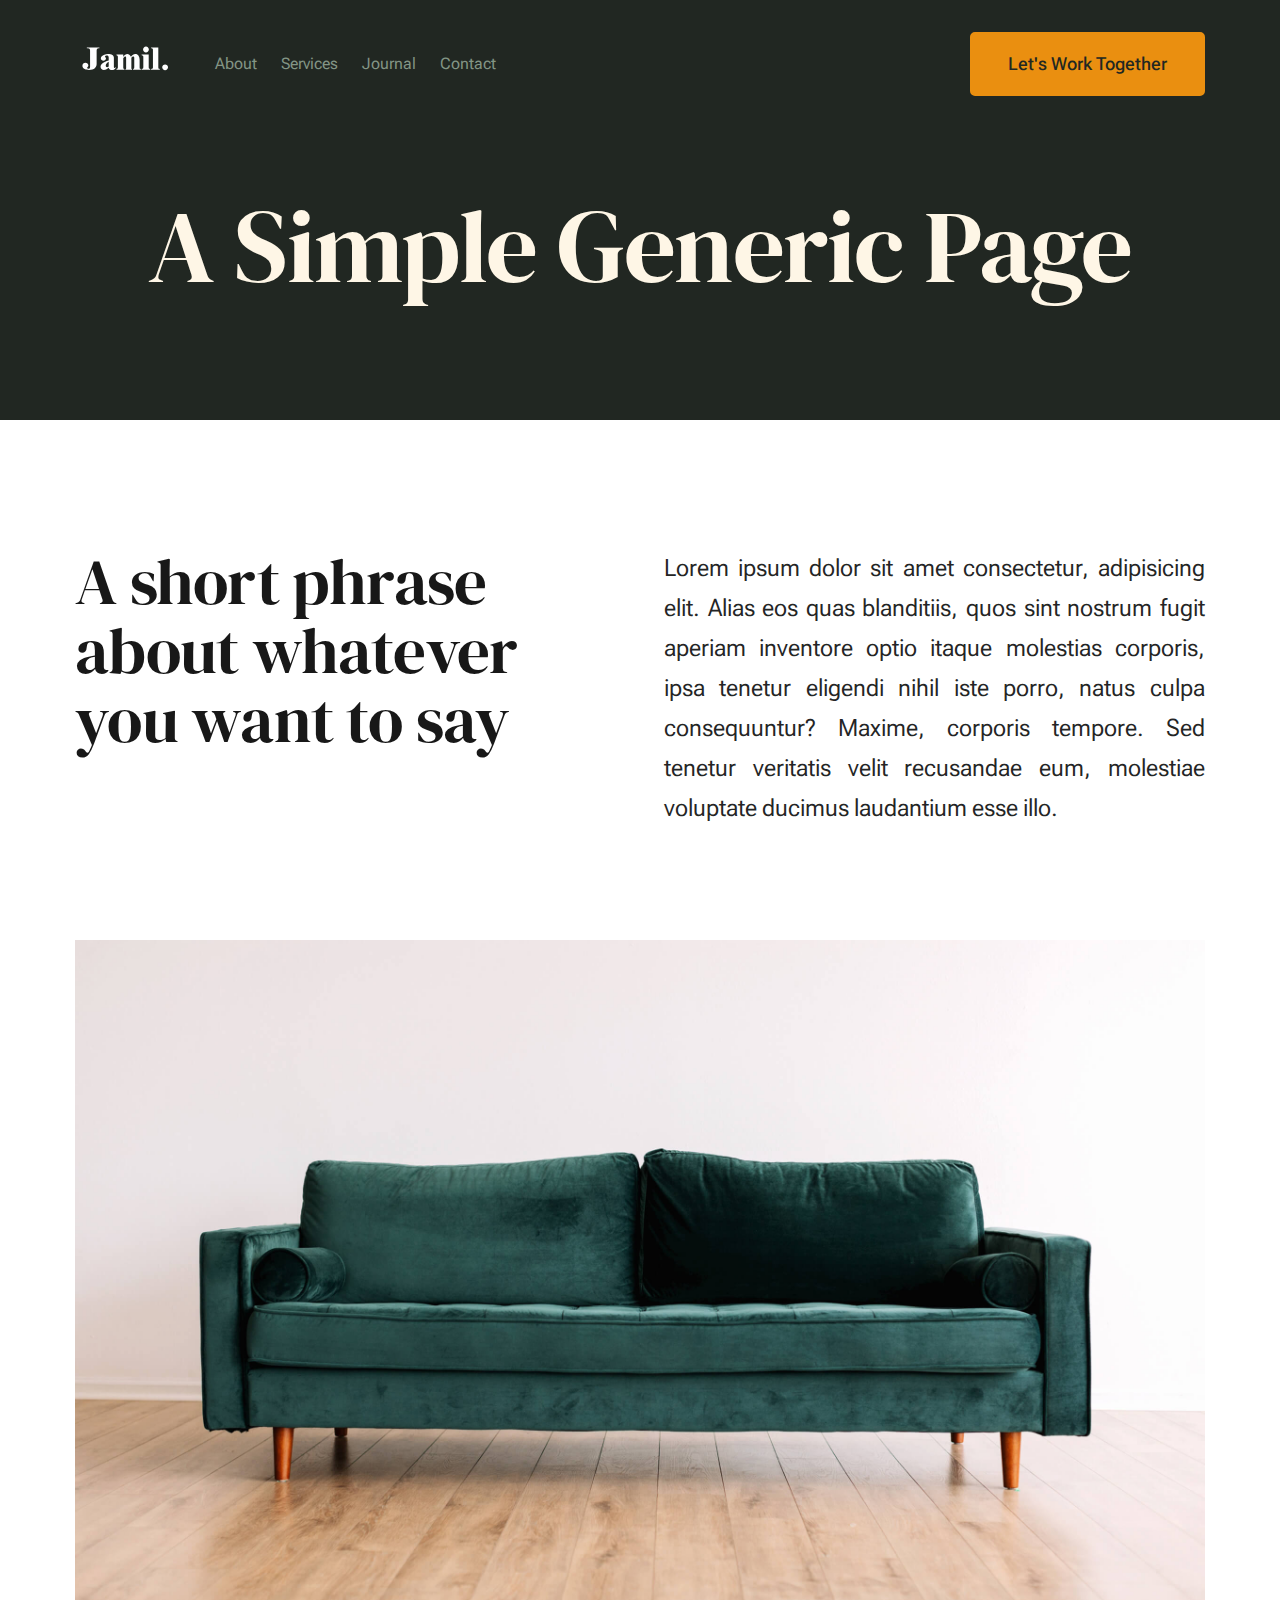
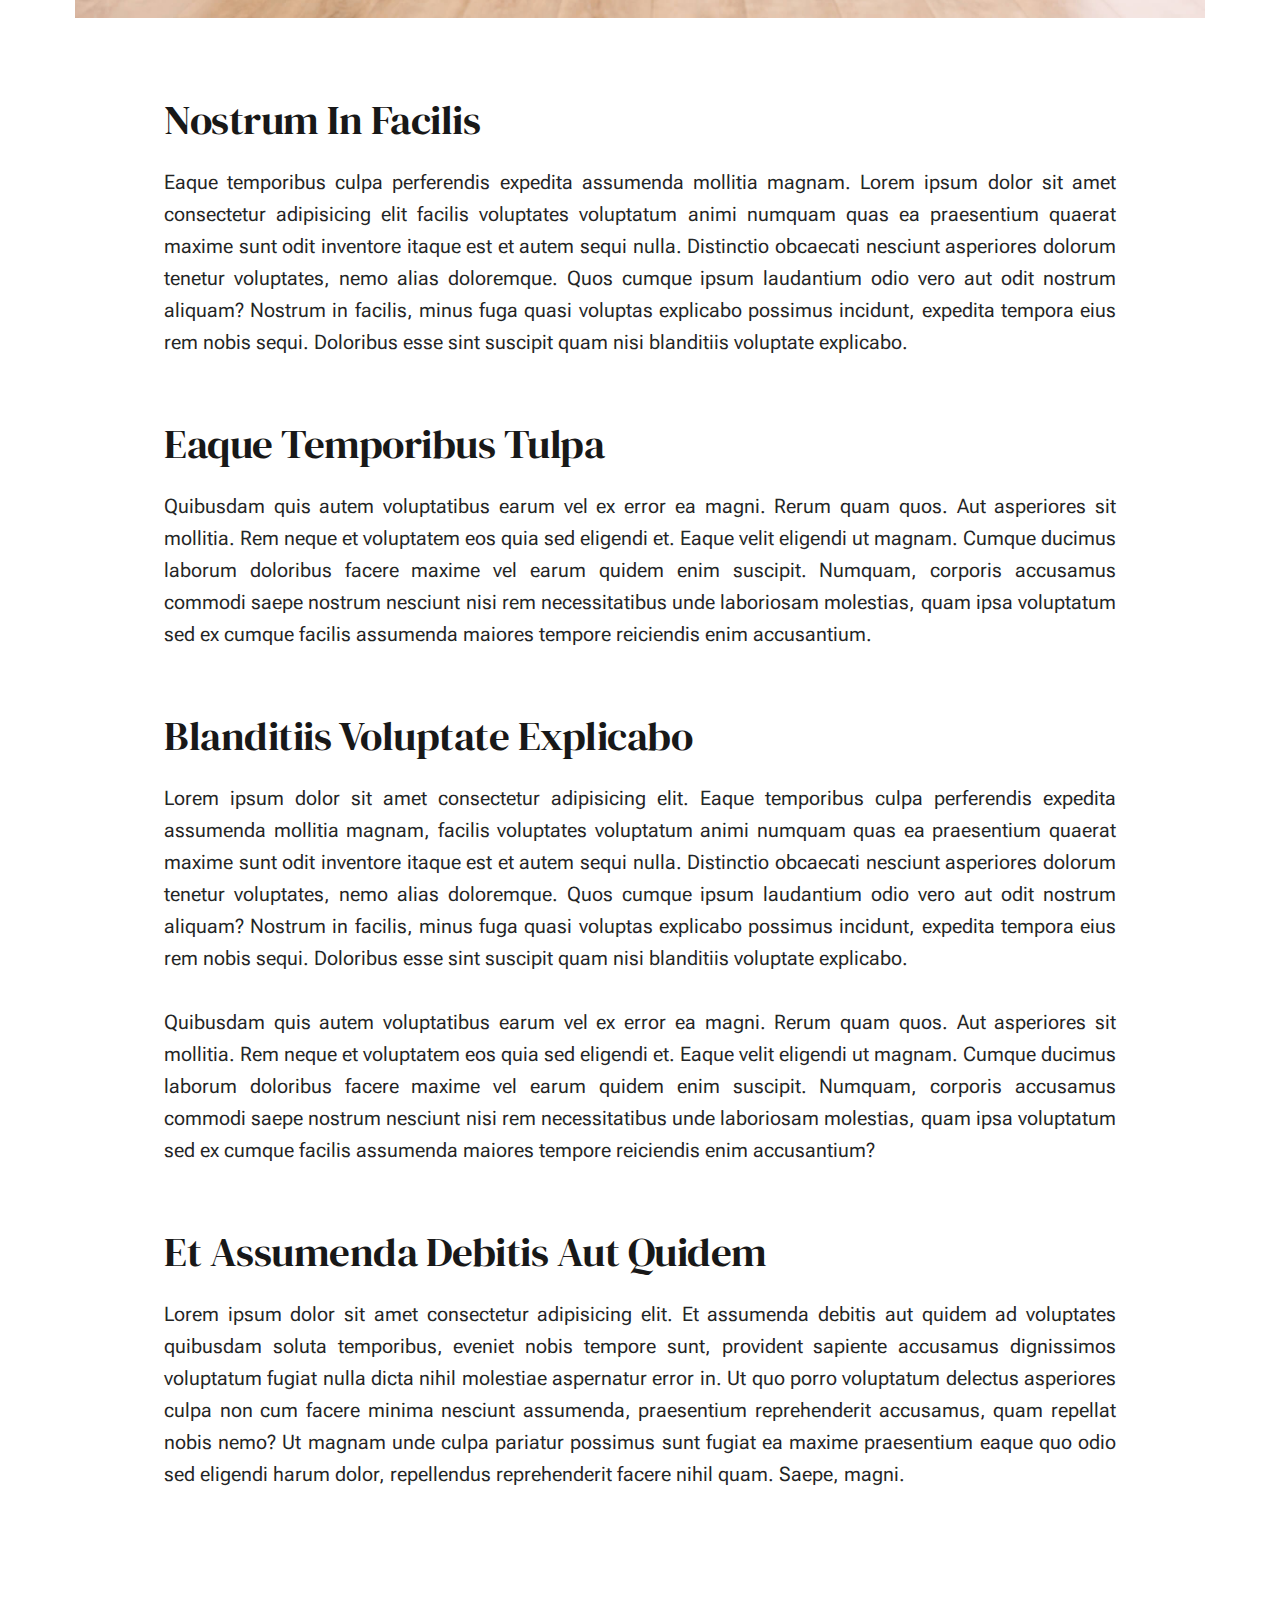
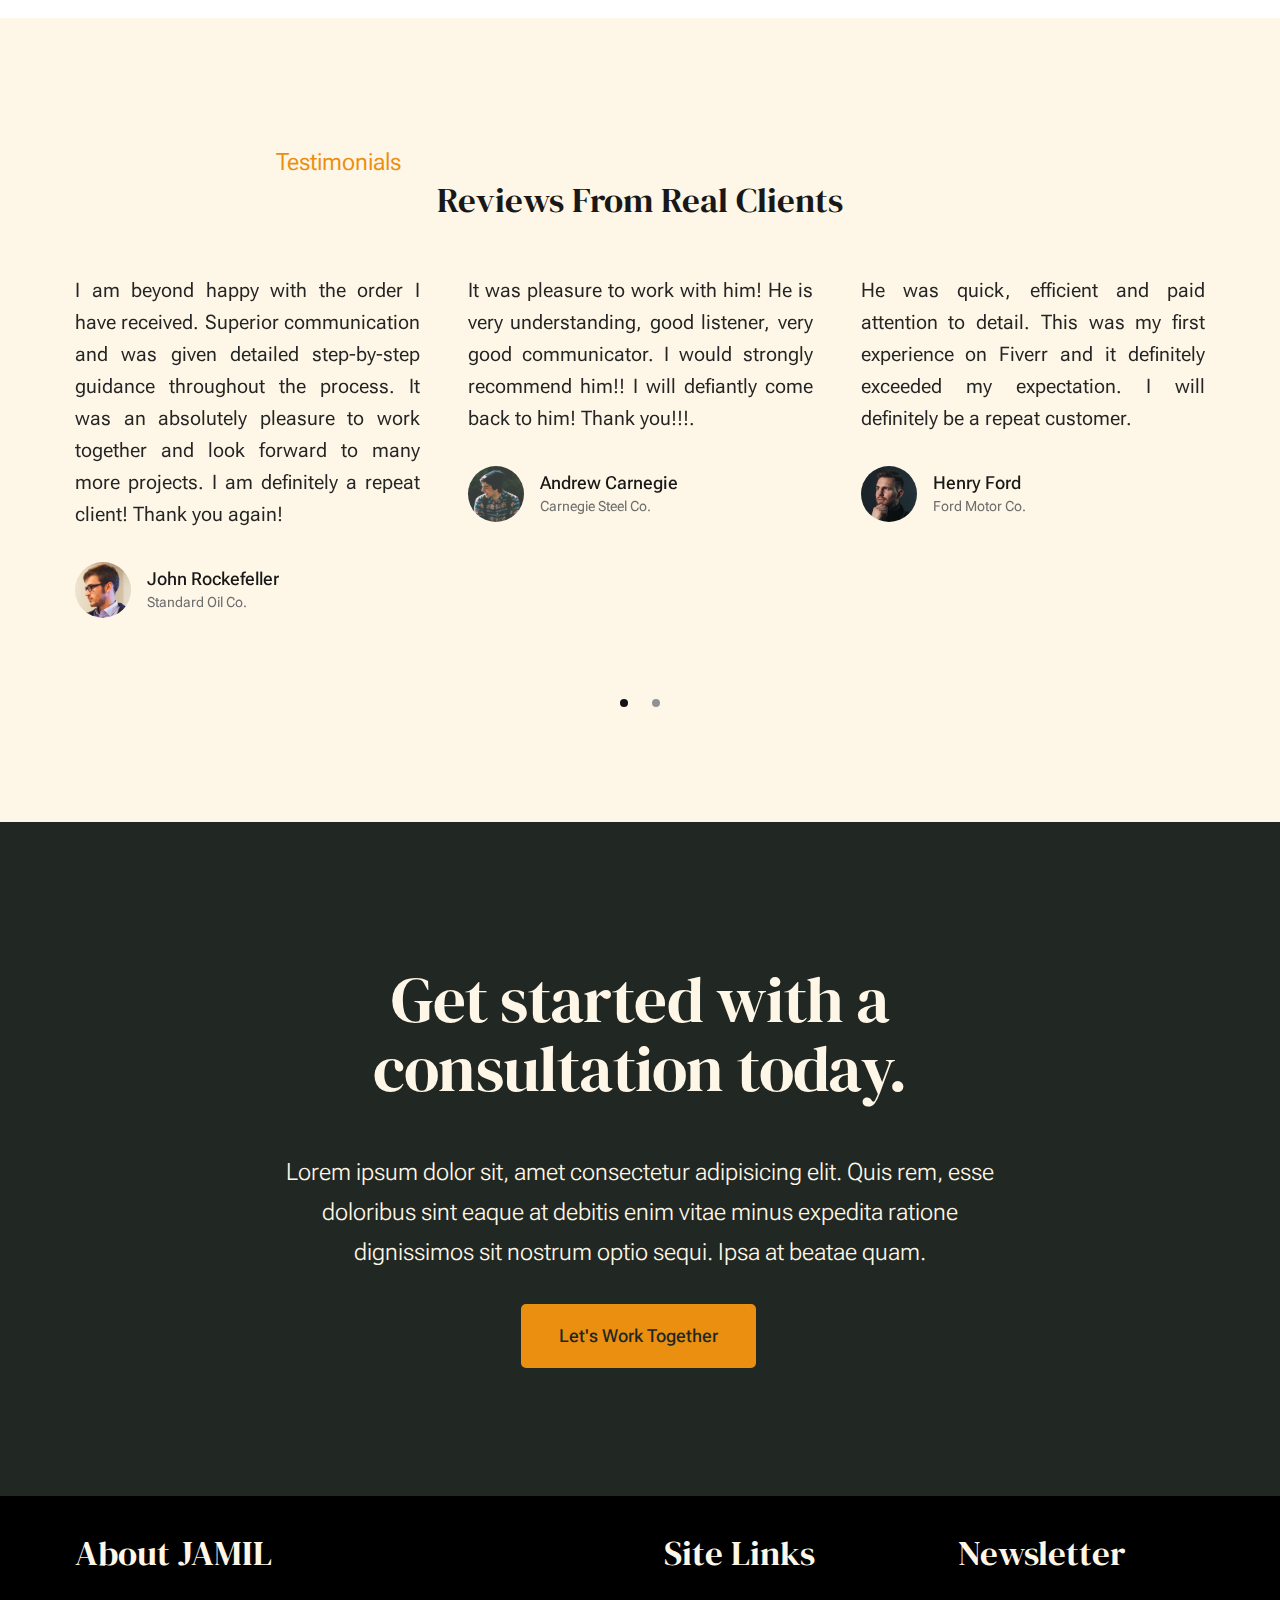
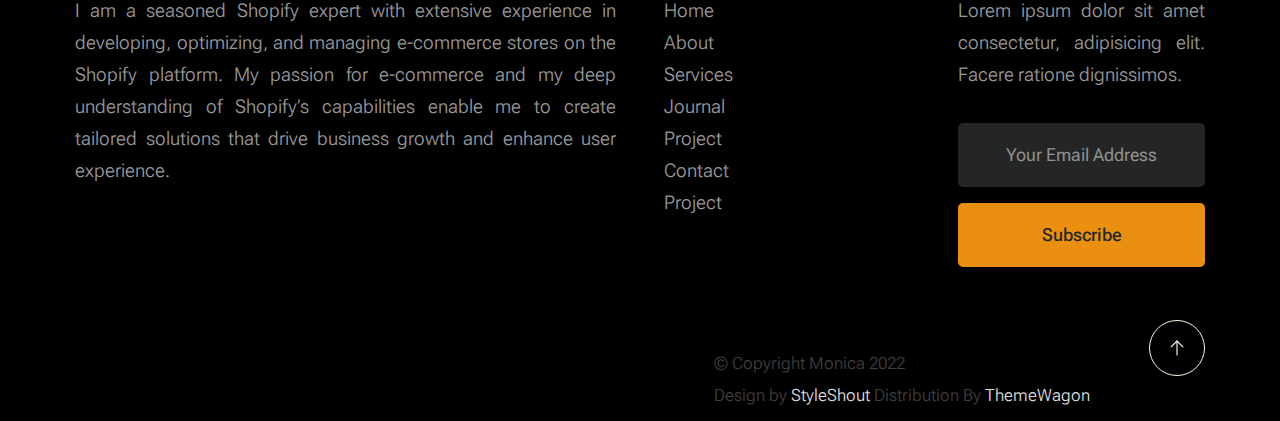
<file: generic.html>
<!DOCTYPE html>
<html lang="en" class="no-js">
  <head>
    <!--- basic page needs
    ================================================== -->
    <meta charset="utf-8" />
    <meta name="viewport" content="width=device-width, initial-scale=1" />
    <title>Generic - Jamil</title>

    <script>
      document.documentElement.classList.remove("no-js");
      document.documentElement.classList.add("js");
    </script>

    <!-- CSS
    ================================================== -->
    <link rel="stylesheet" href="css/vendor.css" />
    <link rel="stylesheet" href="css/styles.css" />

    <!-- favicons
    ================================================== -->
    <link rel="apple-touch-icon" sizes="180x180" href="apple-touch-icon.png" />
    <link rel="icon" type="image/png" sizes="32x32" href="favicon-32x32.png" />
    <link rel="icon" type="image/png" sizes="16x16" href="favicon-16x16.png" />
    <link rel="manifest" href="site.webmanifest" />
  </head>

  <body id="top">
    <!-- preloader
    ================================================== -->
    <div id="preloader">
      <div id="loader" class="dots-fade">
        <div></div>
        <div></div>
        <div></div>
      </div>
    </div>

    <!-- page wrap
    ================================================== -->
    <div id="page" class="s-pagewrap">
      <!-- # site header 
        ================================================== -->
      <header class="s-header">
        <div class="row s-header__inner width-sixteen-col">
          <div class="s-header__block">
            <div class="s-header__logo">
              <a class="logo" href="index.html">
                <img src="images/logo.svg" alt="Homepage" />
              </a>
            </div>

            <a class="s-header__menu-toggle" href="#0"><span>Menu</span></a>
          </div>
          <!-- end s-header__block -->

          <nav class="s-header__nav">
            <ul class="s-header__menu-links">
              <li><a href="about.html">About</a></li>
              <li><a href="services.html">Services</a></li>
              <li><a href="blog.html">Journal</a></li>
              <li><a href="contact.html">Contact</a></li>
            </ul>
            <!-- s-header__menu-links -->

            <div class="s-header__contact">
              <a
                href="contact.html"
                class="btn btn--primary s-header__contact-btn"
                >Let's Work Together</a
              >
            </div>
            <!-- s-header__contact -->
          </nav>
          <!-- end s-header__nav -->
        </div>
        <!-- end s-header__inner -->
      </header>
      <!-- end s-header -->

      <!-- # site main content
        ================================================== -->
      <section id="content" class="s-content">
        <section class="s-pageheader pageheader">
          <div class="row">
            <div class="column xl-12">
              <h1 class="page-title">A Simple Generic Page</h1>
            </div>
          </div>
        </section>
        <!-- end pageheader -->

        <section class="s-pagecontent pagecontent">
          <div class="row pageintro">
            <div class="column xl-6 lg-12">
              <h2 class="text-display-title">
                A short phrase about whatever you want to say
              </h2>
            </div>
            <div class="column xl-6 lg-12 u-flexitem-x-right">
              <p class="lead">
                Lorem ipsum dolor sit amet consectetur, adipisicing elit. Alias
                eos quas blanditiis, quos sint nostrum fugit aperiam inventore
                optio itaque molestias corporis, ipsa tenetur eligendi nihil
                iste porro, natus culpa consequuntur? Maxime, corporis tempore.
                Sed tenetur veritatis velit recusandae eum, molestiae voluptate
                ducimus laudantium esse illo.
              </p>
            </div>
          </div>
          <!-- end pageintro -->

          <div class="row pagemedia">
            <d class="column xl-12">
              <figure class="page-media">
                <img
                  src="images/sample-1200.jpg"
                  srcset="
                    images/sample-2400.jpg 2400w,
                    images/sample-1200.jpg 1200w,
                    images/sample-600.jpg   600w
                  "
                  sizes="(max-width: 2400px) 100vw, 2400px"
                  alt=""
                />
              </figure>
            </d>
          </div>
          <!-- end pagemedia -->

          <div class="row width-narrower pagemain">
            <div class="column xl-12">
              <h2>Nostrum In Facilis</h2>
              <p>
                Eaque temporibus culpa perferendis expedita assumenda mollitia
                magnam. Lorem ipsum dolor sit amet consectetur adipisicing elit
                facilis voluptates voluptatum animi numquam quas ea praesentium
                quaerat maxime sunt odit inventore itaque est et autem sequi
                nulla. Distinctio obcaecati nesciunt asperiores dolorum tenetur
                voluptates, nemo alias doloremque. Quos cumque ipsum laudantium
                odio vero aut odit nostrum aliquam? Nostrum in facilis, minus
                fuga quasi voluptas explicabo possimus incidunt, expedita
                tempora eius rem nobis sequi. Doloribus esse sint suscipit quam
                nisi blanditiis voluptate explicabo.
              </p>

              <h2>Eaque Temporibus Tulpa</h2>

              <p>
                Quibusdam quis autem voluptatibus earum vel ex error ea magni.
                Rerum quam quos. Aut asperiores sit mollitia. Rem neque et
                voluptatem eos quia sed eligendi et. Eaque velit eligendi ut
                magnam. Cumque ducimus laborum doloribus facere maxime vel earum
                quidem enim suscipit. Numquam, corporis accusamus commodi saepe
                nostrum nesciunt nisi rem necessitatibus unde laboriosam
                molestias, quam ipsa voluptatum sed ex cumque facilis assumenda
                maiores tempore reiciendis enim accusantium.
              </p>

              <h2>Blanditiis Voluptate Explicabo</h2>
              <p>
                Lorem ipsum dolor sit amet consectetur adipisicing elit. Eaque
                temporibus culpa perferendis expedita assumenda mollitia magnam,
                facilis voluptates voluptatum animi numquam quas ea praesentium
                quaerat maxime sunt odit inventore itaque est et autem sequi
                nulla. Distinctio obcaecati nesciunt asperiores dolorum tenetur
                voluptates, nemo alias doloremque. Quos cumque ipsum laudantium
                odio vero aut odit nostrum aliquam? Nostrum in facilis, minus
                fuga quasi voluptas explicabo possimus incidunt, expedita
                tempora eius rem nobis sequi. Doloribus esse sint suscipit quam
                nisi blanditiis voluptate explicabo.
              </p>

              <p>
                Quibusdam quis autem voluptatibus earum vel ex error ea magni.
                Rerum quam quos. Aut asperiores sit mollitia. Rem neque et
                voluptatem eos quia sed eligendi et. Eaque velit eligendi ut
                magnam. Cumque ducimus laborum doloribus facere maxime vel earum
                quidem enim suscipit. Numquam, corporis accusamus commodi saepe
                nostrum nesciunt nisi rem necessitatibus unde laboriosam
                molestias, quam ipsa voluptatum sed ex cumque facilis assumenda
                maiores tempore reiciendis enim accusantium?
              </p>

              <h2>Et Assumenda Debitis Aut Quidem</h2>
              <p>
                Lorem ipsum dolor sit amet consectetur adipisicing elit. Et
                assumenda debitis aut quidem ad voluptates quibusdam soluta
                temporibus, eveniet nobis tempore sunt, provident sapiente
                accusamus dignissimos voluptatum fugiat nulla dicta nihil
                molestiae aspernatur error in. Ut quo porro voluptatum delectus
                asperiores culpa non cum facere minima nesciunt assumenda,
                praesentium reprehenderit accusamus, quam repellat nobis nemo?
                Ut magnam unde culpa pariatur possimus sunt fugiat ea maxime
                praesentium eaque quo odio sed eligendi harum dolor, repellendus
                reprehenderit facere nihil quam. Saepe, magni.
              </p>
            </div>
            <!-- end grid-block-->
          </div>
          <!-- end pagemain -->
        </section>
        <!-- pagecontent -->

        <section class="s-testimonials">
          <div class="s-testimonials__header row row-x-center text-center">
            <div class="column xl-8 lg-12">
              <p class="text-pretitle">Testimonials</p>
              <h3>Reviews From Real Clients</h3>
            </div>
          </div>
          <!--end s-testimonials__header -->

          <div class="row s-testimonials__content">
            <div class="column xl-12 testimonials">
              <div class="swiper-container testimonials__slider page-slider">
                <div class="swiper-wrapper">
                  <div class="testimonials__slide swiper-slide">
                    <p>
                      I am beyond happy with the order I have received. Superior
                      communication and was given detailed step-by-step guidance
                      throughout the process. It was an absolutely pleasure to
                      work together and look forward to many more projects. I am
                      definitely a repeat client! Thank you again!
                    </p>
                    <div class="testimonials__author">
                      <img
                        src="images/avatars/user-01.jpg"
                        alt="Author image"
                        class="testimonials__avatar"
                      />
                      <cite class="testimonials__cite">
                        <strong>John Rockefeller</strong>
                        <span>Standard Oil Co.</span>
                      </cite>
                    </div>
                  </div>
                  <div class="testimonials__slide swiper-slide">
                    <p>
                      It was pleasure to work with him! He is very
                      understanding, good listener, very good communicator. I
                      would strongly recommend him!! I will defiantly come back
                      to him! Thank you!!!.
                    </p>
                    <div class="testimonials__author">
                      <img
                        src="images/avatars/user-04.jpg"
                        alt="Author image"
                        class="testimonials__avatar"
                      />
                      <cite class="testimonials__cite">
                        <strong>Andrew Carnegie</strong>
                        <span>Carnegie Steel Co.</span>
                      </cite>
                    </div>
                  </div>
                  <div class="testimonials__slide swiper-slide">
                    <p>
                      He was quick, efficient and paid attention to detail. This
                      was my first experience on Fiverr and it definitely
                      exceeded my expectation. I will definitely be a repeat
                      customer.
                    </p>
                    <div class="testimonials__author">
                      <img
                        src="images/avatars/user-06.jpg"
                        alt="Author image"
                        class="testimonials__avatar"
                      />
                      <cite class="testimonials__cite">
                        <strong>Henry Ford</strong>
                        <span>Ford Motor Co.</span>
                      </cite>
                    </div>
                  </div>
                  <div class="testimonials__slide swiper-slide">
                    <p>
                      The I experience was smooth and he was very responsive. He
                      made sure to complete every request I made until I was
                      satisfied. I will definitely be using him in the future.
                      Thank you!
                    </p>
                    <div class="testimonials__author">
                      <img
                        src="images/avatars/user-02.jpg"
                        alt="Author image"
                        class="testimonials__avatar"
                      />
                      <cite class="testimonials__cite">
                        <strong>John Morgan</strong>
                        <span>JP Morgan & Co.</span>
                      </cite>
                    </div>
                  </div>
                </div>
                <!-- end swiper-wrapper -->

                <div class="swiper-pagination"></div>
              </div>
              <!--end testimonials__slider -->
            </div>
            <!-- testimonials -->
          </div>
          <!--end s-testimonials__content -->
        </section>
        <!-- end s-testimonials -->
      </section>
      <!-- s-content-->

      <!-- # cta
        ================================================== -->
      <section id="cta" class="s-cta">
        <div class="row row-x-center text-center">
          <div class="column xl-8 lg-12">
            <div class="s-cta__content">
              <h2 class="text-display-title">
                Get started with a consultation today.
              </h2>
              <p class="lead">
                Lorem ipsum dolor sit, amet consectetur adipisicing elit. Quis
                rem, esse doloribus sint eaque at debitis enim vitae minus
                expedita ratione dignissimos sit nostrum optio sequi. Ipsa at
                beatae quam.
              </p>
              <a href="contact.html" class="btn btn--primary"
                >Let's Work Together</a
              >
            </div>
          </div>
        </div>
      </section>
      <!-- end s-cta -->

      <!-- # footer 
        ================================================== -->
      <footer class="s-footer">
        <div class="row s-footer__content">
          <div class="column xl-6 lg-6 md-12 s-footer__block s-footer__about">
            <h3>About JAMIL</h3>
            <p>
              I am a seasoned Shopify expert with extensive experience in
              developing, optimizing, and managing e-commerce stores on the
              Shopify platform. My passion for e-commerce and my deep
              understanding of Shopify’s capabilities enable me to create
              tailored solutions that drive business growth and enhance user
              experience.
            </p>
          </div>
          <div
            class="column xl-3 lg-6 md-12 s-footer__block s-footer__site-links"
          >
            <h3>Site Links</h3>
            <ul class="link-list">
              <li><a href="index.html">Home</a></li>
              <li><a href="about.html">About</a></li>
              <li><a href="services.html">Services</a></li>
              <li><a href="blog.html">Journal</a></li>
              <li><a href="project.html">Project</a></li>
              <li><a href="contact.html">Contact</a></li>
                <li><a href="£">Project</a></li>
              </li>
            </ul>
          </div>
          <div
            class="column xl-3 lg-6 md-12 tab-12 s-footer__block s-footer__newsletter"
          >
            <h3>Newsletter</h3>

            <p>
              Lorem ipsum dolor sit amet consectetur, adipisicing elit. Facere
              ratione dignissimos.
            </p>

            <div class="subscribe-form">
              <form id="mc-form" class="mc-form">
                <input
                  type="email"
                  name="EMAIL"
                  id="mce-EMAIL"
                  class="u-fullwidth text-center"
                  placeholder="Your Email Address"
                  title="The domain portion of the email address is invalid (the portion after the @)."
                  pattern="^([^\x00-\x20\x22\x28\x29\x2c\x2e\x3a-\x3c\x3e\x40\x5b-\x5d\x7f-\xff]+|\x22([^\x0d\x22\x5c\x80-\xff]|\x5c[\x00-\x7f])*\x22)(\x2e([^\x00-\x20\x22\x28\x29\x2c\x2e\x3a-\x3c\x3e\x40\x5b-\x5d\x7f-\xff]+|\x22([^\x0d\x22\x5c\x80-\xff]|\x5c[\x00-\x7f])*\x22))*\x40([^\x00-\x20\x22\x28\x29\x2c\x2e\x3a-\x3c\x3e\x40\x5b-\x5d\x7f-\xff]+|\x5b([^\x0d\x5b-\x5d\x80-\xff]|\x5c[\x00-\x7f])*\x5d)(\x2e([^\x00-\x20\x22\x28\x29\x2c\x2e\x3a-\x3c\x3e\x40\x5b-\x5d\x7f-\xff]+|\x5b([^\x0d\x5b-\x5d\x80-\xff]|\x5c[\x00-\x7f])*\x5d))*(\.\w{2,})+$"
                  required
                />
                <input
                  type="submit"
                  name="subscribe"
                  value="Subscribe"
                  class="btn btn--primary btn--small u-fullwidth"
                />
                <!-- <div style="position: absolute; left: -5000px;" aria-hidden="true"><input type="text" name="b_cdb7b577e41181934ed6a6a44_9a91cfe7b3" tabindex="-1" value=""></div> -->
                <div class="mc-status"></div>
              </form>
            </div>
          </div>
        </div>

        <div class="row s-footer__bottom">
          <div class="column xl-6 lg-12">
            <ul class="s-footer__social social-list">
              <li>
                <a href="#0">
                  <svg
                    xmlns="http://www.w3.org/2000/svg"
                    width="24"
                    height="24"
                    viewBox="0 0 24 24"
                    style="fill: rgba(0, 0, 0, 1); transform: ; -ms-filter: "
                  >
                    <path
                      d="M20,3H4C3.447,3,3,3.448,3,4v16c0,0.552,0.447,1,1,1h8.615v-6.96h-2.338v-2.725h2.338v-2c0-2.325,1.42-3.592,3.5-3.592 c0.699-0.002,1.399,0.034,2.095,0.107v2.42h-1.435c-1.128,0-1.348,0.538-1.348,1.325v1.735h2.697l-0.35,2.725h-2.348V21H20 c0.553,0,1-0.448,1-1V4C21,3.448,20.553,3,20,3z"
                    ></path>
                  </svg>
                  <span class="u-screen-reader-text">Facebook</span>
                </a>
              </li>
              <li>
                <a href="#0">
                  <svg
                    xmlns="http://www.w3.org/2000/svg"
                    width="24"
                    height="24"
                    viewBox="0 0 24 24"
                    style="fill: rgba(0, 0, 0, 1); transform: ; -ms-filter: "
                  >
                    <path
                      d="M19.633,7.997c0.013,0.175,0.013,0.349,0.013,0.523c0,5.325-4.053,11.461-11.46,11.461c-2.282,0-4.402-0.661-6.186-1.809 c0.324,0.037,0.636,0.05,0.973,0.05c1.883,0,3.616-0.636,5.001-1.721c-1.771-0.037-3.255-1.197-3.767-2.793 c0.249,0.037,0.499,0.062,0.761,0.062c0.361,0,0.724-0.05,1.061-0.137c-1.847-0.374-3.23-1.995-3.23-3.953v-0.05 c0.537,0.299,1.16,0.486,1.82,0.511C3.534,9.419,2.823,8.184,2.823,6.787c0-0.748,0.199-1.434,0.548-2.032 c1.983,2.443,4.964,4.04,8.306,4.215c-0.062-0.3-0.1-0.611-0.1-0.923c0-2.22,1.796-4.028,4.028-4.028 c1.16,0,2.207,0.486,2.943,1.272c0.91-0.175,1.782-0.512,2.556-0.973c-0.299,0.935-0.936,1.721-1.771,2.22 c0.811-0.088,1.597-0.312,2.319-0.624C21.104,6.712,20.419,7.423,19.633,7.997z"
                    ></path>
                  </svg>
                  <span class="u-screen-reader-text">Twitter</span>
                </a>
              </li>
              <li>
                <a href="#0">
                  <svg
                    xmlns="http://www.w3.org/2000/svg"
                    width="24"
                    height="24"
                    viewBox="0 0 24 24"
                    style="fill: rgba(0, 0, 0, 1); transform: ; -ms-filter: "
                  >
                    <path
                      d="M11.999,7.377c-2.554,0-4.623,2.07-4.623,4.623c0,2.554,2.069,4.624,4.623,4.624c2.552,0,4.623-2.07,4.623-4.624 C16.622,9.447,14.551,7.377,11.999,7.377L11.999,7.377z M11.999,15.004c-1.659,0-3.004-1.345-3.004-3.003 c0-1.659,1.345-3.003,3.004-3.003s3.002,1.344,3.002,3.003C15.001,13.659,13.658,15.004,11.999,15.004L11.999,15.004z"
                    ></path>
                    <circle cx="16.806" cy="7.207" r="1.078"></circle>
                    <path
                      d="M20.533,6.111c-0.469-1.209-1.424-2.165-2.633-2.632c-0.699-0.263-1.438-0.404-2.186-0.42 c-0.963-0.042-1.268-0.054-3.71-0.054s-2.755,0-3.71,0.054C7.548,3.074,6.809,3.215,6.11,3.479C4.9,3.946,3.945,4.902,3.477,6.111 c-0.263,0.7-0.404,1.438-0.419,2.186c-0.043,0.962-0.056,1.267-0.056,3.71c0,2.442,0,2.753,0.056,3.71 c0.015,0.748,0.156,1.486,0.419,2.187c0.469,1.208,1.424,2.164,2.634,2.632c0.696,0.272,1.435,0.426,2.185,0.45 c0.963,0.042,1.268,0.055,3.71,0.055s2.755,0,3.71-0.055c0.747-0.015,1.486-0.157,2.186-0.419c1.209-0.469,2.164-1.424,2.633-2.633 c0.263-0.7,0.404-1.438,0.419-2.186c0.043-0.962,0.056-1.267,0.056-3.71s0-2.753-0.056-3.71C20.941,7.57,20.801,6.819,20.533,6.111z M19.315,15.643c-0.007,0.576-0.111,1.147-0.311,1.688c-0.305,0.787-0.926,1.409-1.712,1.711c-0.535,0.199-1.099,0.303-1.67,0.311 c-0.95,0.044-1.218,0.055-3.654,0.055c-2.438,0-2.687,0-3.655-0.055c-0.569-0.007-1.135-0.112-1.669-0.311 c-0.789-0.301-1.414-0.923-1.719-1.711c-0.196-0.534-0.302-1.099-0.311-1.669c-0.043-0.95-0.053-1.218-0.053-3.654 c0-2.437,0-2.686,0.053-3.655c0.007-0.576,0.111-1.146,0.311-1.687c0.305-0.789,0.93-1.41,1.719-1.712 c0.534-0.198,1.1-0.303,1.669-0.311c0.951-0.043,1.218-0.055,3.655-0.055c2.437,0,2.687,0,3.654,0.055 c0.571,0.007,1.135,0.112,1.67,0.311c0.786,0.303,1.407,0.925,1.712,1.712c0.196,0.534,0.302,1.099,0.311,1.669 c0.043,0.951,0.054,1.218,0.054,3.655c0,2.436,0,2.698-0.043,3.654H19.315z"
                    ></path>
                  </svg>
                  <span class="u-screen-reader-text">Instagram</span>
                </a>
              </li>
              <li>
                <a href="#0">
                  <svg
                    xmlns="http://www.w3.org/2000/svg"
                    width="24"
                    height="24"
                    viewBox="0 0 24 24"
                    style="fill: rgba(0, 0, 0, 1); transform: ; msfilter: "
                  >
                    <path
                      d="M20.66 6.98a9.932 9.932 0 0 0-3.641-3.64C15.486 2.447 13.813 2 12 2s-3.486.447-5.02 1.34c-1.533.893-2.747 2.107-3.64 3.64S2 10.187 2 12s.446 3.487 1.34 5.02a9.924 9.924 0 0 0 3.641 3.64C8.514 21.553 10.187 22 12 22s3.486-.447 5.02-1.34a9.932 9.932 0 0 0 3.641-3.64C21.554 15.487 22 13.813 22 12s-.446-3.487-1.34-5.02zM12 3.66c2 0 3.772.64 5.32 1.919-.92 1.174-2.286 2.14-4.1 2.9-1.002-1.813-2.088-3.327-3.261-4.54A7.715 7.715 0 0 1 12 3.66zM5.51 6.8a8.116 8.116 0 0 1 2.711-2.22c1.212 1.201 2.325 2.7 3.34 4.5-2 .6-4.114.9-6.341.9-.573 0-1.006-.013-1.3-.04A8.549 8.549 0 0 1 5.51 6.8zM3.66 12c0-.054.003-.12.01-.2.007-.08.01-.146.01-.2.254.014.641.02 1.161.02 2.666 0 5.146-.367 7.439-1.1.187.373.381.793.58 1.26-1.32.293-2.674 1.006-4.061 2.14S6.4 16.247 5.76 17.5c-1.4-1.587-2.1-3.42-2.1-5.5zM12 20.34c-1.894 0-3.594-.587-5.101-1.759.601-1.187 1.524-2.322 2.771-3.401 1.246-1.08 2.483-1.753 3.71-2.02a29.441 29.441 0 0 1 1.56 6.62 8.166 8.166 0 0 1-2.94.56zm7.08-3.96a8.351 8.351 0 0 1-2.58 2.621c-.24-2.08-.7-4.107-1.379-6.081.932-.066 1.765-.1 2.5-.1.799 0 1.686.034 2.659.1a8.098 8.098 0 0 1-1.2 3.46zm-1.24-5c-1.16 0-2.233.047-3.22.14a27.053 27.053 0 0 0-.68-1.62c2.066-.906 3.532-2.006 4.399-3.3 1.2 1.414 1.854 3.027 1.96 4.84-.812-.04-1.632-.06-2.459-.06z"
                    ></path>
                  </svg>
                  <span class="u-screen-reader-text">Dribbble</span>
                </a>
              </li>
            </ul>
            <!-- end s-footer__social -->
          </div>
          <div class="column xl-6 lg-12">
            <p class="ss-copyright">
              <span>© Copyright Monica 2022</span>
              <span
                >Design by
                <a href="https://www.styleshout.com/">StyleShout</a>
                Distribution By
                <a href="https://themewagon.com">ThemeWagon</a></span
              >
            </p>
          </div>

          <div class="ss-go-top">
            <a class="smoothscroll" title="Back to Top" href="#top">
              <svg
                xmlns="http://www.w3.org/2000/svg"
                viewBox="0 0 24 24"
                width="36"
                height="36"
                fill="none"
                stroke="#ffffff"
                stroke-width="1"
                stroke-linecap="round"
                stroke-linejoin="round"
              >
                &lt;!--! Atomicons Free 1.00 by @atisalab License -
                https://atomicons.com/license/ (Icons: CC BY 4.0) Copyright 2021
                Atomicons --&gt;
                <polyline points="17 11 12 6 7 11"></polyline>
                <line x1="12" y1="18" x2="12" y2="6"></line>
              </svg>
            </a>
          </div>
          <!-- end ss-go-top -->
        </div>
      </footer>
      <!-- end s-footer -->
    </div>
    <!-- end page-wrap -->

    <!-- Java Script
    ================================================== -->
    <script src="js/plugins.js"></script>
    <script src="js/main.js"></script>
  </body>
</html>
</file>
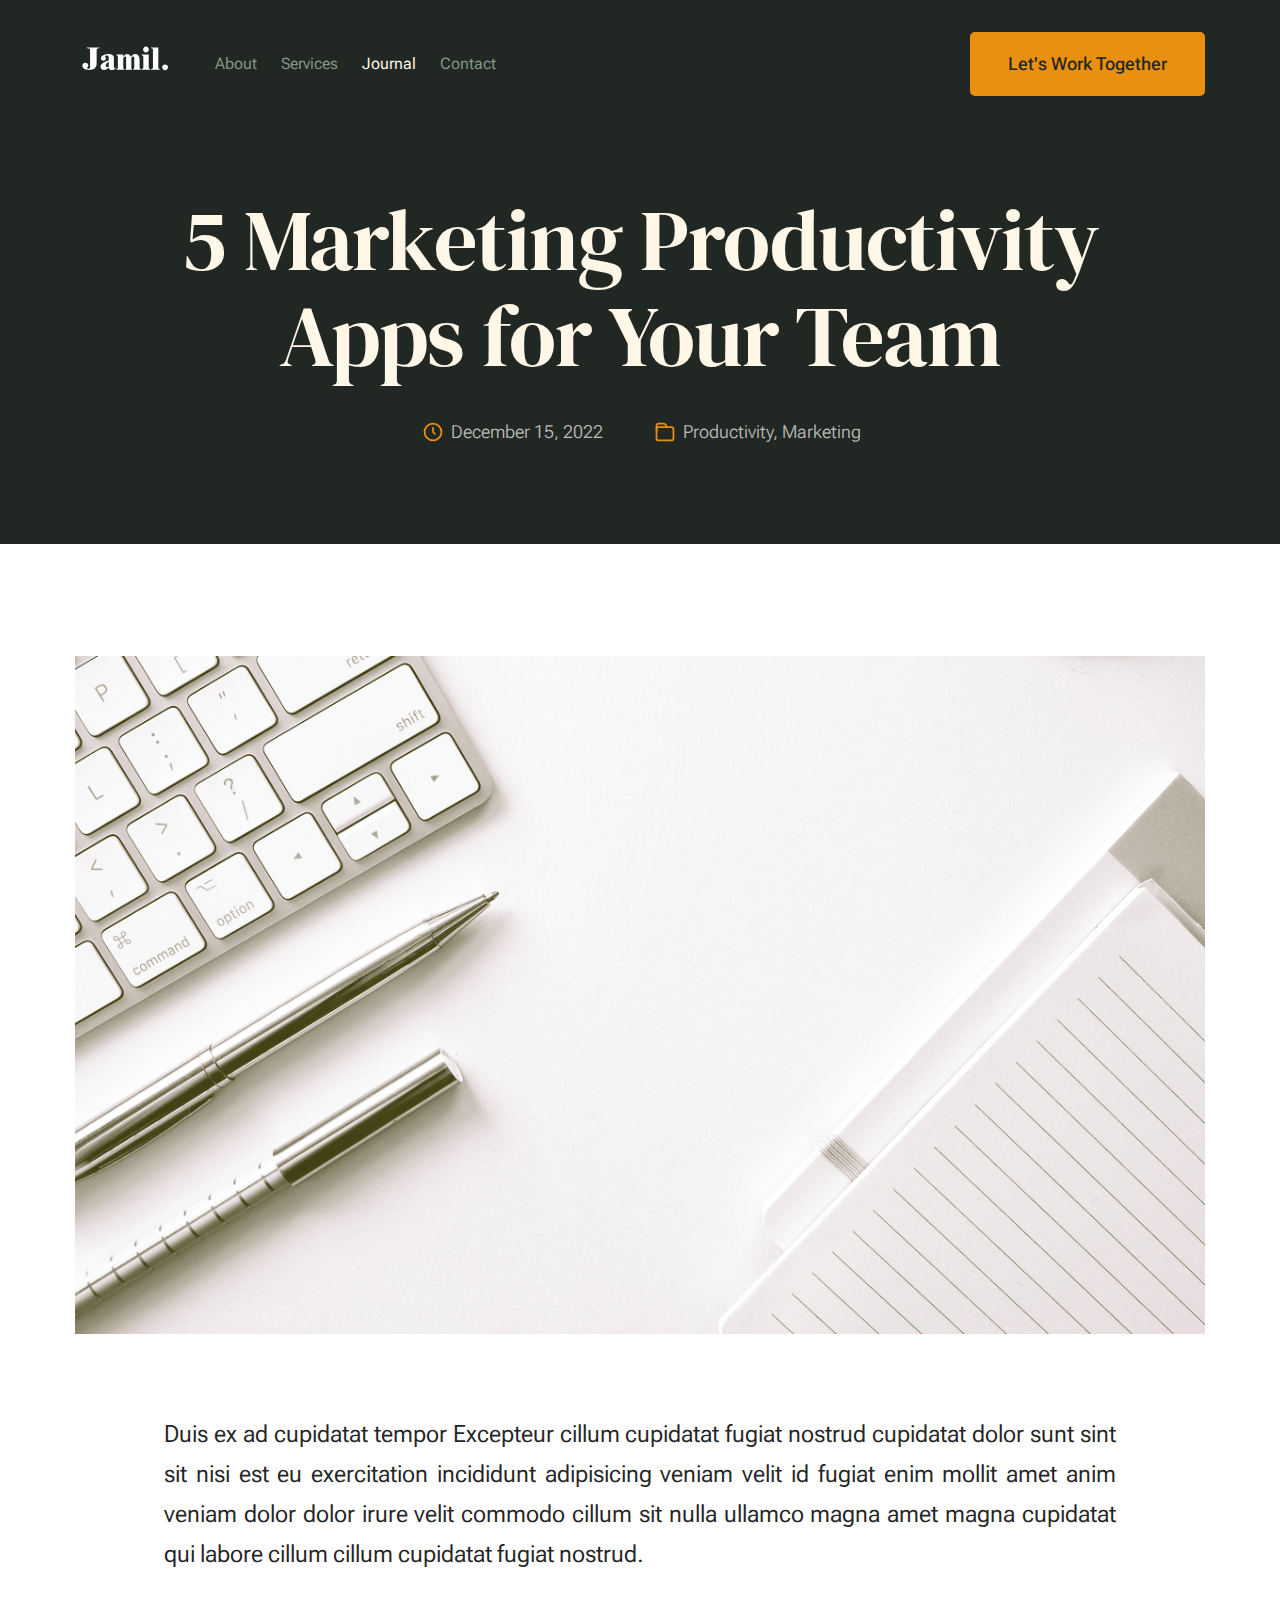
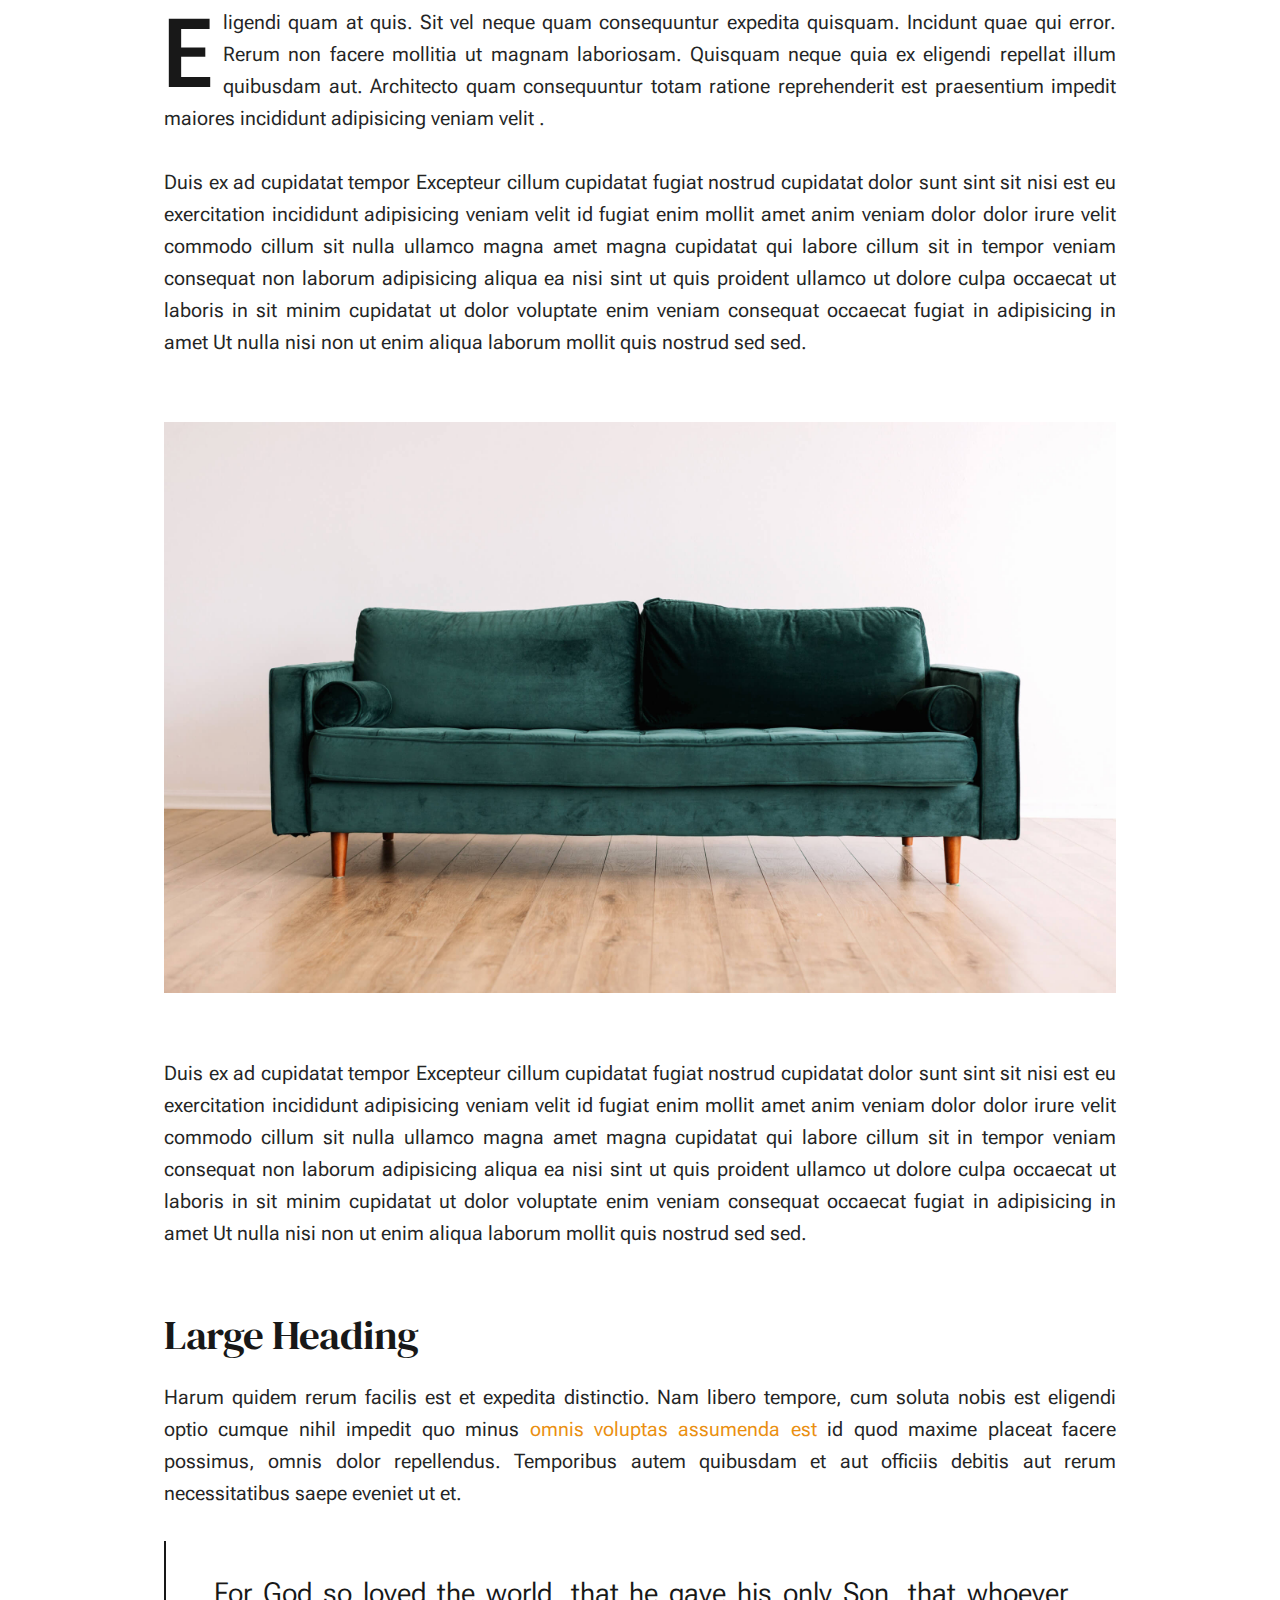
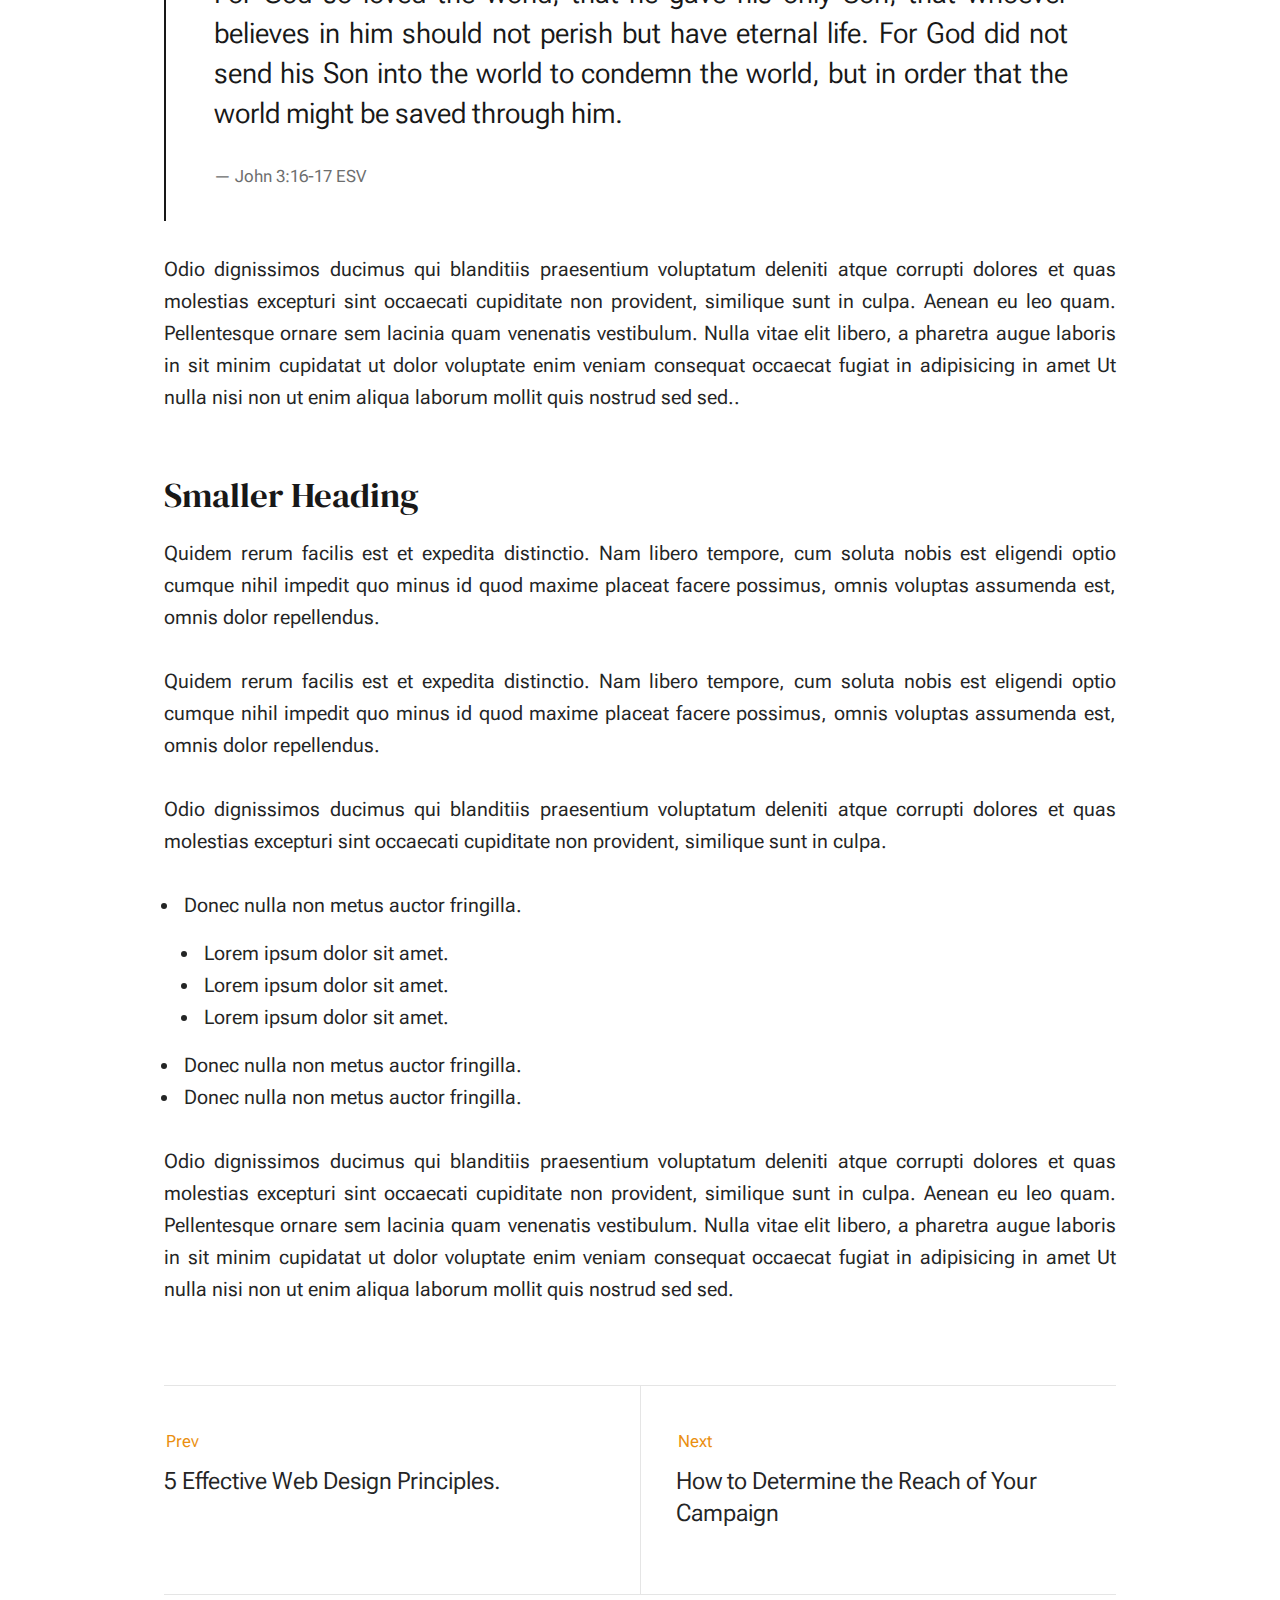
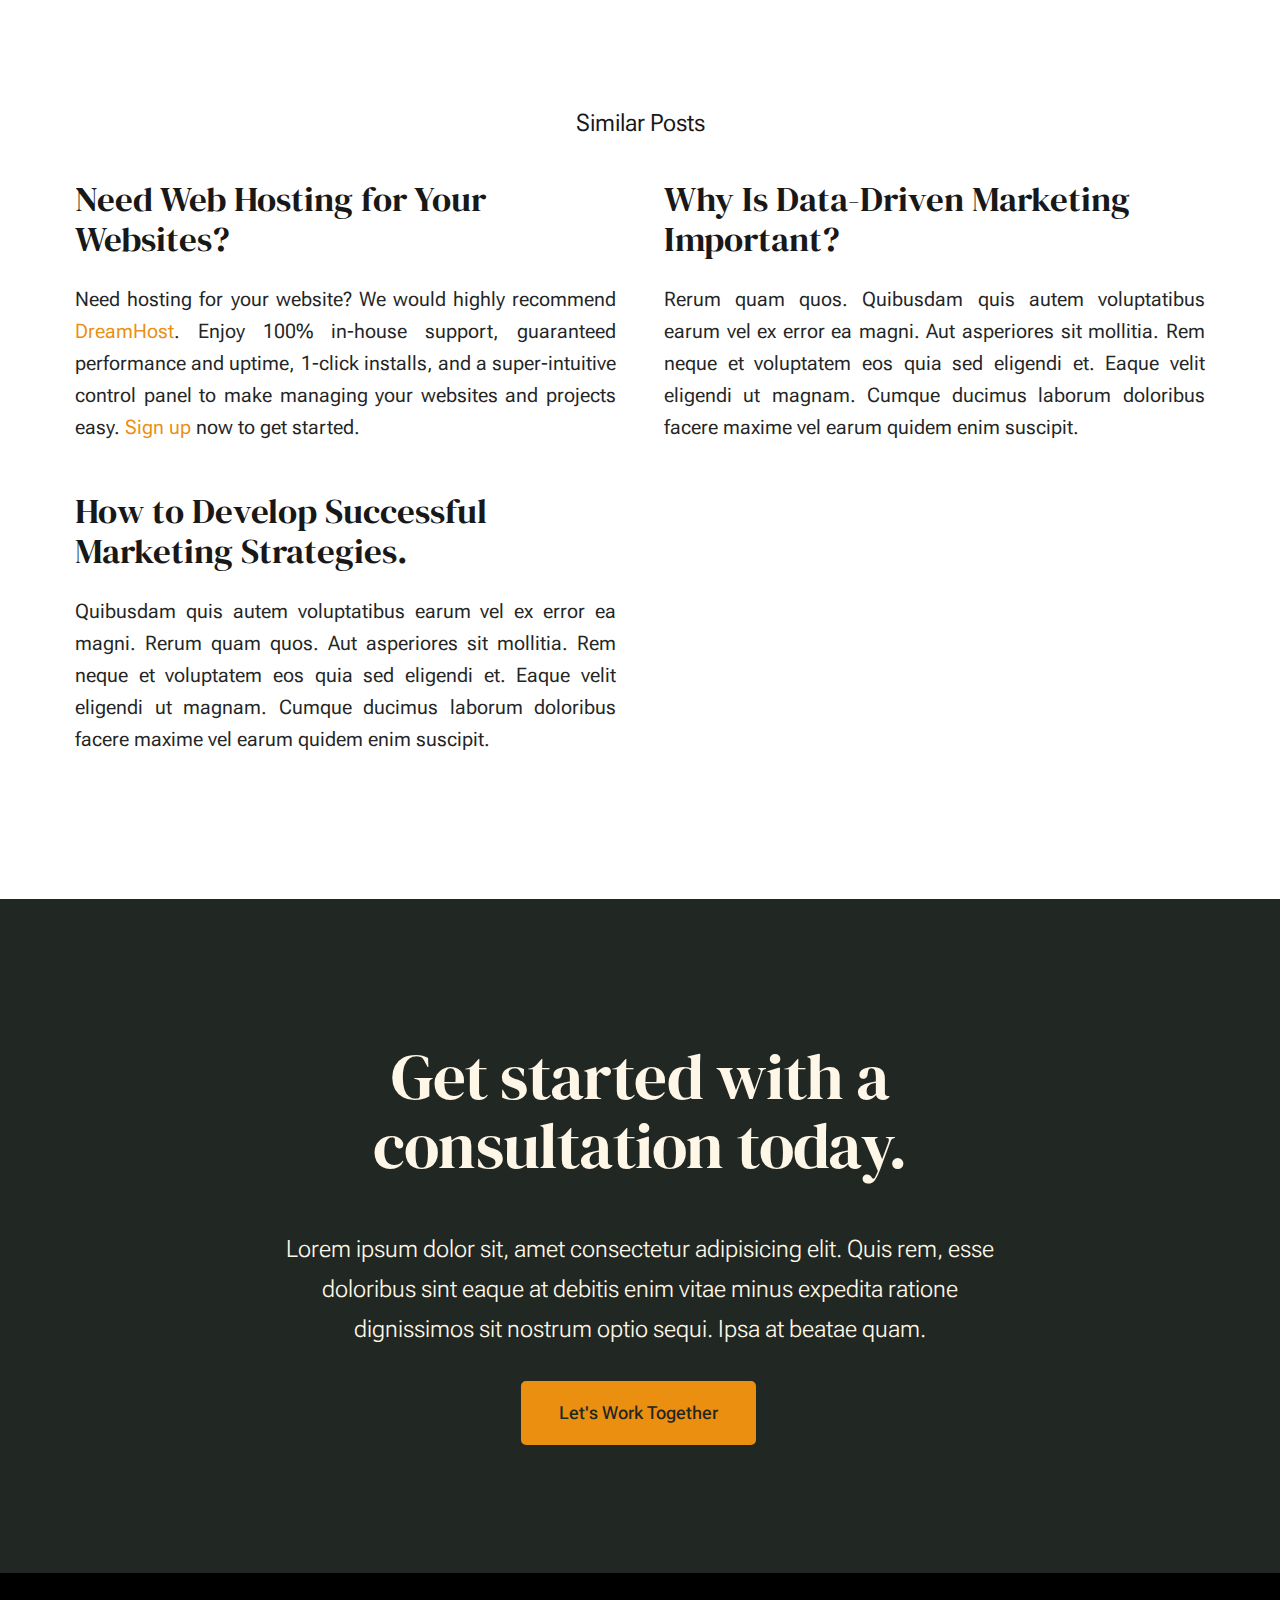
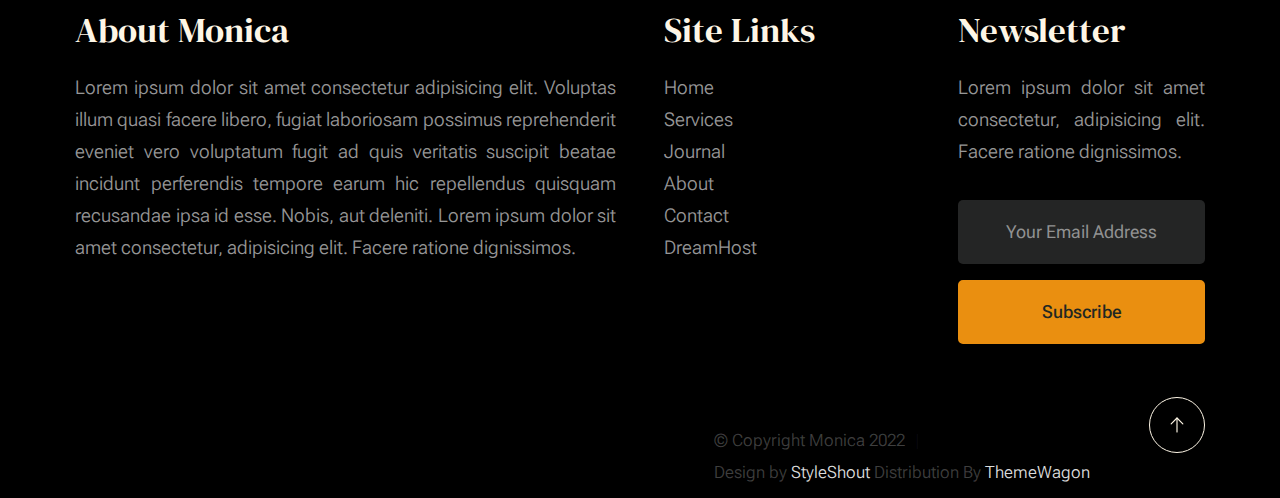
<file: single.html>
<!DOCTYPE html>
<html lang="en" class="no-js" >
<head>

    <!--- basic page needs
    ================================================== -->
    <meta charset="utf-8">
    <meta name="viewport" content="width=device-width, initial-scale=1">
    <title>Single - Monica</title>

    <script>
        document.documentElement.classList.remove('no-js');
        document.documentElement.classList.add('js');
    </script>

    <!-- CSS
    ================================================== -->
    <link rel="stylesheet" href="css/vendor.css">
    <link rel="stylesheet" href="css/styles.css">

    <!-- favicons
    ================================================== -->
    <link rel="apple-touch-icon" sizes="180x180" href="apple-touch-icon.png">
    <link rel="icon" type="image/png" sizes="32x32" href="favicon-32x32.png">
    <link rel="icon" type="image/png" sizes="16x16" href="favicon-16x16.png">
    <link rel="manifest" href="site.webmanifest">

</head>


<body id="top">


    <!-- preloader
    ================================================== -->
    <div id="preloader">
        <div id="loader" class="dots-fade">
            <div></div>
            <div></div>
            <div></div>
        </div>
    </div>


    <!-- page wrap
    ================================================== -->
    <div id="page" class="s-pagewrap">


        <!-- # site header 
        ================================================== -->
        <header class="s-header">

            <div class="row s-header__inner width-sixteen-col">

                <div class="s-header__block">
                    <div class="s-header__logo">
                        <a class="logo" href="index.html">
                            <img src="images/logo.svg" alt="Homepage">
                        </a>
                    </div>

                    <a class="s-header__menu-toggle" href="#0"><span>Menu</span></a>
                </div> <!-- end s-header__block -->

                <nav class="s-header__nav">    
                    <ul class="s-header__menu-links">
                        <li><a href="about.html">About</a></li>
                        <li><a href="services.html">Services</a></li>
                        <li class="current"><a href="blog.html">Journal</a></li>
                        <li><a href="contact.html">Contact</a></li>
                    </ul> <!-- s-header__menu-links -->

                    <div class="s-header__contact">
                        <a href="contact.html" class="btn btn--primary s-header__contact-btn">Let's Work Together</a>
                        
                    </div> <!-- s-header__contact -->    
                </nav> <!-- end s-header__nav -->

            </div> <!-- end s-header__inner -->

        </header> <!-- end s-header -->


        <!-- # site main content
        ================================================== -->
        <article id="content" class="s-content entry">

            <div class="s-pageheader entry__header">
                <div class="row">
                    <div class="column xl-12">

                        <h1 class="entry__title">
                            5 Marketing Productivity Apps for Your Team
                        </h1> <!-- end entry__title -->

                        <div class="entry__meta">
                            <div class="entry__meta-date">
                                <svg width="24" height="24" fill="none" viewBox="0 0 24 24">
                                    <circle cx="12" cy="12" r="7.25" stroke="currentColor" stroke-width="1.5"></circle>
                                    <path stroke="currentColor" stroke-width="1.5" d="M12 8V12L14 14"></path>
                                </svg>
                                December 15, 2022 
                            </div>
                            <div class="entry__meta-cat">
                                <svg width="24" height="24" fill="none" viewBox="0 0 24 24">
                                    <path stroke="currentColor" stroke-linecap="round" stroke-linejoin="round" stroke-width="1.5" d="M19.25 17.25V9.75C19.25 8.64543 18.3546 7.75 17.25 7.75H4.75V17.25C4.75 18.3546 5.64543 19.25 6.75 19.25H17.25C18.3546 19.25 19.25 18.3546 19.25 17.25Z"></path>
                                    <path stroke="currentColor" stroke-linecap="round" stroke-linejoin="round" stroke-width="1.5" d="M13.5 7.5L12.5685 5.7923C12.2181 5.14977 11.5446 4.75 10.8127 4.75H6.75C5.64543 4.75 4.75 5.64543 4.75 6.75V11"></path>
                                </svg>                                      
                                <span class="cat-links">
                                    <a href="blog.html">Productivity</a>
                                    <a href="blog.html">Marketing</a>
                                </span>
                            </div>
                        </div> <!-- end entry__meta -->

                    </div>
                </div>
            </div> <!-- end entry__header --> 

            <div class="s-pagecontent entry__content">

                <div class="row entry__media">
                    <div class="column xl-12">
                        <figure class="featured-image">
                            <img src="images/thumbs/single/standard-1200.jpg" 
                                 srcset="images/thumbs/single/standard-2400.jpg 2400w, 
                                         images/thumbs/single/standard-1200.jpg 1200w, 
                                         images/thumbs/single/standard-600.jpg 600w" sizes="(max-width: 2400px) 100vw, 2400px" alt="">
                        </figure>
                    </div>
                </div> <!-- end entry__media -->

                <div class="row entry__primary width-narrower">
                    <div class="column xl-12"> 

                            <p class="lead">
                            Duis ex ad cupidatat tempor Excepteur cillum cupidatat fugiat nostrud cupidatat dolor 
                            sunt sint sit nisi est eu exercitation incididunt adipisicing veniam velit id fugiat 
                            enim mollit amet anim veniam dolor dolor irure velit commodo cillum sit nulla ullamco 
                            magna amet magna cupidatat qui labore cillum cillum cupidatat fugiat nostrud. </p> 

                            <p class="drop-cap">
                            Eligendi quam at quis. Sit vel neque quam consequuntur expedita quisquam. Incidunt quae 
                            qui error. Rerum non facere mollitia ut magnam laboriosam. Quisquam neque quia ex eligendi 
                            repellat illum quibusdam aut. Architecto quam consequuntur totam ratione reprehenderit est 
                            praesentium impedit maiores incididunt adipisicing veniam velit .
                            </p>
    
                            <p>
                            Duis ex ad cupidatat tempor Excepteur cillum cupidatat fugiat nostrud cupidatat dolor 
                            sunt sint sit nisi est eu exercitation incididunt adipisicing veniam velit id fugiat 
                            enim mollit amet anim veniam dolor dolor irure velit commodo cillum sit nulla ullamco 
                            magna amet magna cupidatat qui labore cillum sit in tempor veniam consequat non laborum 
                            adipisicing aliqua ea nisi sint ut quis proident ullamco ut dolore culpa occaecat ut 
                            laboris in sit minim cupidatat ut dolor voluptate enim veniam consequat occaecat fugiat 
                            in adipisicing in amet Ut nulla nisi non ut enim aliqua laborum mollit quis nostrud sed sed.
                            </p>
            
                            <figure class="alignwide">
                                <img src="images/sample-1200.jpg" 
                                     srcset="images/sample-2400.jpg 2400w, 
                                             images/sample-1200.jpg 1200w, 
                                             images/sample-600.jpg 600w" sizes="(max-width: 2400px) 100vw, 2400px" alt="">
                            </figure>
    
                            <p>
                            Duis ex ad cupidatat tempor Excepteur cillum cupidatat fugiat nostrud cupidatat dolor 
                            sunt sint sit nisi est eu exercitation incididunt adipisicing veniam velit id fugiat 
                            enim mollit amet anim veniam dolor dolor irure velit commodo cillum sit nulla ullamco 
                            magna amet magna cupidatat qui labore cillum sit in tempor veniam consequat non laborum 
                            adipisicing aliqua ea nisi sint ut quis proident ullamco ut dolore culpa occaecat ut 
                            laboris in sit minim cupidatat ut dolor voluptate enim veniam consequat occaecat fugiat 
                            in adipisicing in amet Ut nulla nisi non ut enim aliqua laborum mollit quis nostrud sed sed.
                            </p>
    
                            <h2>Large Heading</h2>
        
                            <p>
                            Harum quidem rerum facilis est et expedita distinctio. Nam libero tempore, cum soluta 
                            nobis est eligendi optio cumque nihil impedit quo minus <a href="http://#">omnis voluptas assumenda est</a> 
                            id quod maxime placeat facere possimus, omnis dolor repellendus. Temporibus autem quibusdam et 
                            aut officiis debitis aut rerum necessitatibus saepe eveniet ut et.</p>
    
                            <blockquote>
                                <p>
                                For God so loved the world, that he gave his only Son, that whoever believes in 
                                him should not perish but have eternal life. For God did not send his Son into 
                                the world to condemn the world, but in order that the world might be 
                                saved through him.
                                </p>
                                <cite>John 3:16-17 ESV</cite>
                            </blockquote>
    
                            <p>
                            Odio dignissimos ducimus qui blanditiis praesentium voluptatum deleniti atque corrupti dolores 
                            et quas molestias excepturi sint occaecati cupiditate non provident, similique sunt in culpa. 
                            Aenean eu leo quam. Pellentesque ornare sem lacinia quam venenatis vestibulum. Nulla vitae elit 
                            libero, a pharetra augue laboris in sit minim cupidatat ut dolor voluptate enim veniam consequat 
                            occaecat fugiat in adipisicing in amet Ut nulla nisi non ut enim aliqua laborum mollit quis nostrud sed sed..</p>
    
                            <h3>Smaller Heading</h3>
    
                            <p>
                            Quidem rerum facilis est et expedita distinctio. Nam libero tempore, cum soluta nobis est 
                            eligendi optio cumque nihil impedit quo minus id quod maxime placeat facere possimus, omnis voluptas 
                            assumenda est, omnis dolor repellendus.
                            </p>
    
                            <p>
                            Quidem rerum facilis est et expedita distinctio. Nam libero tempore, cum soluta nobis est 
                            eligendi optio cumque nihil impedit quo minus id quod maxime placeat facere possimus, omnis voluptas 
                            assumenda est, omnis dolor repellendus.
                            </p>
                                    
                            <p>
                            Odio dignissimos ducimus qui blanditiis praesentium voluptatum deleniti atque corrupti dolores et 
                            quas molestias excepturi sint occaecati cupiditate non provident, similique sunt in culpa.</p>
    
                            <ul>
                                <li>Donec nulla non metus auctor fringilla.
                                    <ul>
                                        <li>Lorem ipsum dolor sit amet.</li>
                                        <li>Lorem ipsum dolor sit amet.</li>
                                        <li>Lorem ipsum dolor sit amet.</li>
                                    </ul>
                                </li>
                                <li>Donec nulla non metus auctor fringilla.</li>
                                <li>Donec nulla non metus auctor fringilla.</li>
                            </ul>
    
                            <p>
                            Odio dignissimos ducimus qui blanditiis praesentium voluptatum deleniti atque corrupti dolores et quas 
                            molestias excepturi sint occaecati cupiditate non provident, similique sunt in culpa. Aenean eu leo quam. 
                            Pellentesque ornare sem lacinia quam venenatis vestibulum. Nulla vitae elit libero, a pharetra augue 
                            laboris in sit minim cupidatat ut dolor voluptate enim veniam consequat occaecat fugiat in adipisicing 
                            in amet Ut nulla nisi non ut enim aliqua laborum mollit quis nostrud sed sed.
                            </p>        

                            <div class="post-nav">
                                <div class="post-nav__prev">
                                    <a href="single-standard.html" rel="prev">
                                        <span>Prev</span>
                                        5 Effective Web Design Principles. 
                                    </a>
                                </div>
                                <div class="post-nav__next">
                                    <a href="single-standard.html" rel="next">
                                        <span>Next</span>
                                        How to Determine the Reach of Your Campaign
                                    </a>
                                </div>
                            </div> <!-- end post-nav -->                                                   
                   
                    </div> <!-- end column-->
                </div> <!-- end entry__primary -->    
                
                <div class="row related-posts">
                    <div class="column xl-12">

                        <h4 class="text-center">Similar Posts</h4>

                        <div class="grid-list-items">
                
                            <div class="grid-list-items__item blog-card">
                                <div class="blog-card__header">
                                    <h3 class="blog-card__title"><a href="https://www.dreamhost.com/r.cgi?287326">Need Web Hosting for Your Websites?</a></h3>
                                </div>
                                <div class="blog-card__text">
                                    <p>
                                    Need hosting for your website? We would highly recommend <a href="https://www.dreamhost.com/r.cgi?287326">DreamHost</a>.
                                    Enjoy 100% in-house support, guaranteed performance and uptime, 1-click installs, and a super-intuitive control 
                                    panel to make managing your websites and projects easy. <a href="https://www.dreamhost.com/r.cgi?287326">Sign up</a> now to get started.
                                    </p>
                                </div>
                            </div> <!-- end blog-card -->
                            <div class="grid-list-items__item blog-card">
                                <div class="blog-card__header">
                                    <h3 class="blog-card__title"><a href="single.html">Why Is Data-Driven Marketing Important?</a></h3>
                                </div>
                                <div class="blog-card__text">
                                    <p>
                                    Rerum quam quos. Quibusdam quis autem voluptatibus earum vel ex error ea magni. Aut asperiores 
                                    sit mollitia. Rem neque et voluptatem eos quia sed eligendi et. Eaque velit eligendi ut 
                                    magnam. Cumque ducimus laborum doloribus facere maxime vel earum quidem enim suscipit.
                                    </p>
                                </div>
                            </div> <!-- end blog-card -->
                            <div class="grid-list-items__item blog-card">
                                <div class="blog-card__header">
                                    <h3 class="blog-card__title"><a href="single.html">How to Develop Successful Marketing Strategies.</a></h3>
                                </div>
                                <div class="blog-card__text">
                                    <p>
                                    Quibusdam quis autem voluptatibus earum vel ex error ea magni. Rerum quam quos. Aut asperiores 
                                    sit mollitia. Rem neque et voluptatem eos quia sed eligendi et. Eaque velit eligendi ut 
                                    magnam. Cumque ducimus laborum doloribus facere maxime vel earum quidem enim suscipit.
                                    </p>
                                </div>
                            </div> <!-- end blog card -->
                        
                        </div> <!-- end grid-list-items -->
                          
                    </div> <!-- end column -->
                </div> <!-- end related-posts --> 

            </div> <!-- end entry__content -->

        </article> <!-- s-content entry-->
        

        <!-- # cta
        ================================================== -->
        <section id="cta" class="s-cta">

            <div class="row row-x-center text-center">
                <div class="column xl-8 lg-12">

                    <div class="s-cta__content">
                        <h2 class="text-display-title">
                        Get started with a consultation today.
                        </h2>
                        <p class="lead">
                        Lorem ipsum dolor sit, amet consectetur adipisicing elit. Quis rem, esse doloribus sint eaque at debitis enim vitae minus expedita ratione dignissimos sit nostrum optio sequi. Ipsa at beatae quam.
                        </p>
                        <a href="contact.html" class="btn btn--primary">Let's Work Together</a>
                    </div>

                </div>
            </div>

        </section> <!-- end s-cta -->


        <!-- # footer 
        ================================================== -->
        <footer class="s-footer">
            <div class="row s-footer__content">
                <div class="column xl-6 lg-6 md-12 s-footer__block s-footer__about">                    
                    <h3>About Monica</h3>
                    <p>
                    Lorem ipsum dolor sit amet consectetur adipisicing elit. Voluptas illum quasi facere libero, 
                    fugiat laboriosam possimus reprehenderit eveniet vero voluptatum fugit ad quis veritatis suscipit beatae 
                    incidunt perferendis tempore earum hic repellendus quisquam recusandae ipsa id esse. Nobis, aut deleniti.
                    Lorem ipsum dolor sit amet consectetur, adipisicing elit. Facere ratione dignissimos.
                    </p>               
                </div>                
                <div class="column xl-3 lg-6 md-12 s-footer__block s-footer__site-links">
                    <h3>Site Links</h3>
                    <ul class="link-list">
                        <li><a href="index.html">Home</a></li>
                        <li><a href="services.html">Services</a></li>
                        <li><a href="blog.html">Journal</a></li>
                        <li><a href="about.html">About</a></li>
                        <li><a href="contact.html">Contact</a></li>
                        <li><a href="https://www.dreamhost.com/r.cgi?287326">DreamHost</a></li>
                    </ul>
                </div>
                <div class="column xl-3 lg-6 md-12 tab-12 s-footer__block s-footer__newsletter">
                    <h3>Newsletter</h3>

                    <p>
                    Lorem ipsum dolor sit amet consectetur, adipisicing elit. Facere ratione dignissimos.
                    </p>

                    <div class="subscribe-form">
                        <form id="mc-form" class="mc-form">
                            <input type="email" name="EMAIL" id="mce-EMAIL" class="u-fullwidth text-center" placeholder="Your Email Address" title="The domain portion of the email address is invalid (the portion after the @)." pattern="^([^\x00-\x20\x22\x28\x29\x2c\x2e\x3a-\x3c\x3e\x40\x5b-\x5d\x7f-\xff]+|\x22([^\x0d\x22\x5c\x80-\xff]|\x5c[\x00-\x7f])*\x22)(\x2e([^\x00-\x20\x22\x28\x29\x2c\x2e\x3a-\x3c\x3e\x40\x5b-\x5d\x7f-\xff]+|\x22([^\x0d\x22\x5c\x80-\xff]|\x5c[\x00-\x7f])*\x22))*\x40([^\x00-\x20\x22\x28\x29\x2c\x2e\x3a-\x3c\x3e\x40\x5b-\x5d\x7f-\xff]+|\x5b([^\x0d\x5b-\x5d\x80-\xff]|\x5c[\x00-\x7f])*\x5d)(\x2e([^\x00-\x20\x22\x28\x29\x2c\x2e\x3a-\x3c\x3e\x40\x5b-\x5d\x7f-\xff]+|\x5b([^\x0d\x5b-\x5d\x80-\xff]|\x5c[\x00-\x7f])*\x5d))*(\.\w{2,})+$" required>
                            <input type="submit" name="subscribe" value="Subscribe" class="btn btn--primary btn--small u-fullwidth">
                            <!-- <div style="position: absolute; left: -5000px;" aria-hidden="true"><input type="text" name="b_cdb7b577e41181934ed6a6a44_9a91cfe7b3" tabindex="-1" value=""></div> -->
                            <div class="mc-status"></div>
                        </form>
                    </div>
                </div>
            </div>    
            
            <div class="row s-footer__bottom">
                <div class="column xl-6 lg-12">
                    <ul class="s-footer__social social-list">
                        <li>
                            <a href="#0">
                                <svg xmlns="http://www.w3.org/2000/svg" width="24" height="24" viewBox="0 0 24 24" style="fill:rgba(0, 0, 0, 1);transform:;-ms-filter:"><path d="M20,3H4C3.447,3,3,3.448,3,4v16c0,0.552,0.447,1,1,1h8.615v-6.96h-2.338v-2.725h2.338v-2c0-2.325,1.42-3.592,3.5-3.592 c0.699-0.002,1.399,0.034,2.095,0.107v2.42h-1.435c-1.128,0-1.348,0.538-1.348,1.325v1.735h2.697l-0.35,2.725h-2.348V21H20 c0.553,0,1-0.448,1-1V4C21,3.448,20.553,3,20,3z"></path></svg>
                                <span class="u-screen-reader-text">Facebook</span>
                            </a>
                        </li>
                        <li>
                            <a href="#0">
                                <svg xmlns="http://www.w3.org/2000/svg" width="24" height="24" viewBox="0 0 24 24" style="fill:rgba(0, 0, 0, 1);transform:;-ms-filter:"><path d="M19.633,7.997c0.013,0.175,0.013,0.349,0.013,0.523c0,5.325-4.053,11.461-11.46,11.461c-2.282,0-4.402-0.661-6.186-1.809 c0.324,0.037,0.636,0.05,0.973,0.05c1.883,0,3.616-0.636,5.001-1.721c-1.771-0.037-3.255-1.197-3.767-2.793 c0.249,0.037,0.499,0.062,0.761,0.062c0.361,0,0.724-0.05,1.061-0.137c-1.847-0.374-3.23-1.995-3.23-3.953v-0.05 c0.537,0.299,1.16,0.486,1.82,0.511C3.534,9.419,2.823,8.184,2.823,6.787c0-0.748,0.199-1.434,0.548-2.032 c1.983,2.443,4.964,4.04,8.306,4.215c-0.062-0.3-0.1-0.611-0.1-0.923c0-2.22,1.796-4.028,4.028-4.028 c1.16,0,2.207,0.486,2.943,1.272c0.91-0.175,1.782-0.512,2.556-0.973c-0.299,0.935-0.936,1.721-1.771,2.22 c0.811-0.088,1.597-0.312,2.319-0.624C21.104,6.712,20.419,7.423,19.633,7.997z"></path></svg>
                                <span class="u-screen-reader-text">Twitter</span>
                            </a>
                        </li>
                        <li>
                            <a href="#0">
                                <svg xmlns="http://www.w3.org/2000/svg" width="24" height="24" viewBox="0 0 24 24" style="fill:rgba(0, 0, 0, 1);transform:;-ms-filter:"><path d="M11.999,7.377c-2.554,0-4.623,2.07-4.623,4.623c0,2.554,2.069,4.624,4.623,4.624c2.552,0,4.623-2.07,4.623-4.624 C16.622,9.447,14.551,7.377,11.999,7.377L11.999,7.377z M11.999,15.004c-1.659,0-3.004-1.345-3.004-3.003 c0-1.659,1.345-3.003,3.004-3.003s3.002,1.344,3.002,3.003C15.001,13.659,13.658,15.004,11.999,15.004L11.999,15.004z"></path><circle cx="16.806" cy="7.207" r="1.078"></circle><path d="M20.533,6.111c-0.469-1.209-1.424-2.165-2.633-2.632c-0.699-0.263-1.438-0.404-2.186-0.42 c-0.963-0.042-1.268-0.054-3.71-0.054s-2.755,0-3.71,0.054C7.548,3.074,6.809,3.215,6.11,3.479C4.9,3.946,3.945,4.902,3.477,6.111 c-0.263,0.7-0.404,1.438-0.419,2.186c-0.043,0.962-0.056,1.267-0.056,3.71c0,2.442,0,2.753,0.056,3.71 c0.015,0.748,0.156,1.486,0.419,2.187c0.469,1.208,1.424,2.164,2.634,2.632c0.696,0.272,1.435,0.426,2.185,0.45 c0.963,0.042,1.268,0.055,3.71,0.055s2.755,0,3.71-0.055c0.747-0.015,1.486-0.157,2.186-0.419c1.209-0.469,2.164-1.424,2.633-2.633 c0.263-0.7,0.404-1.438,0.419-2.186c0.043-0.962,0.056-1.267,0.056-3.71s0-2.753-0.056-3.71C20.941,7.57,20.801,6.819,20.533,6.111z M19.315,15.643c-0.007,0.576-0.111,1.147-0.311,1.688c-0.305,0.787-0.926,1.409-1.712,1.711c-0.535,0.199-1.099,0.303-1.67,0.311 c-0.95,0.044-1.218,0.055-3.654,0.055c-2.438,0-2.687,0-3.655-0.055c-0.569-0.007-1.135-0.112-1.669-0.311 c-0.789-0.301-1.414-0.923-1.719-1.711c-0.196-0.534-0.302-1.099-0.311-1.669c-0.043-0.95-0.053-1.218-0.053-3.654 c0-2.437,0-2.686,0.053-3.655c0.007-0.576,0.111-1.146,0.311-1.687c0.305-0.789,0.93-1.41,1.719-1.712 c0.534-0.198,1.1-0.303,1.669-0.311c0.951-0.043,1.218-0.055,3.655-0.055c2.437,0,2.687,0,3.654,0.055 c0.571,0.007,1.135,0.112,1.67,0.311c0.786,0.303,1.407,0.925,1.712,1.712c0.196,0.534,0.302,1.099,0.311,1.669 c0.043,0.951,0.054,1.218,0.054,3.655c0,2.436,0,2.698-0.043,3.654H19.315z"></path></svg>
                                <span class="u-screen-reader-text">Instagram</span>
                            </a>
                        </li>
                        <li>
                            <a href="#0">
                                <svg xmlns="http://www.w3.org/2000/svg" width="24" height="24" viewBox="0 0 24 24" style="fill: rgba(0, 0, 0, 1);transform: ;msFilter:;"><path d="M20.66 6.98a9.932 9.932 0 0 0-3.641-3.64C15.486 2.447 13.813 2 12 2s-3.486.447-5.02 1.34c-1.533.893-2.747 2.107-3.64 3.64S2 10.187 2 12s.446 3.487 1.34 5.02a9.924 9.924 0 0 0 3.641 3.64C8.514 21.553 10.187 22 12 22s3.486-.447 5.02-1.34a9.932 9.932 0 0 0 3.641-3.64C21.554 15.487 22 13.813 22 12s-.446-3.487-1.34-5.02zM12 3.66c2 0 3.772.64 5.32 1.919-.92 1.174-2.286 2.14-4.1 2.9-1.002-1.813-2.088-3.327-3.261-4.54A7.715 7.715 0 0 1 12 3.66zM5.51 6.8a8.116 8.116 0 0 1 2.711-2.22c1.212 1.201 2.325 2.7 3.34 4.5-2 .6-4.114.9-6.341.9-.573 0-1.006-.013-1.3-.04A8.549 8.549 0 0 1 5.51 6.8zM3.66 12c0-.054.003-.12.01-.2.007-.08.01-.146.01-.2.254.014.641.02 1.161.02 2.666 0 5.146-.367 7.439-1.1.187.373.381.793.58 1.26-1.32.293-2.674 1.006-4.061 2.14S6.4 16.247 5.76 17.5c-1.4-1.587-2.1-3.42-2.1-5.5zM12 20.34c-1.894 0-3.594-.587-5.101-1.759.601-1.187 1.524-2.322 2.771-3.401 1.246-1.08 2.483-1.753 3.71-2.02a29.441 29.441 0 0 1 1.56 6.62 8.166 8.166 0 0 1-2.94.56zm7.08-3.96a8.351 8.351 0 0 1-2.58 2.621c-.24-2.08-.7-4.107-1.379-6.081.932-.066 1.765-.1 2.5-.1.799 0 1.686.034 2.659.1a8.098 8.098 0 0 1-1.2 3.46zm-1.24-5c-1.16 0-2.233.047-3.22.14a27.053 27.053 0 0 0-.68-1.62c2.066-.906 3.532-2.006 4.399-3.3 1.2 1.414 1.854 3.027 1.96 4.84-.812-.04-1.632-.06-2.459-.06z"></path></svg>
                                <span class="u-screen-reader-text">Dribbble</span>
                            </a>
                        </li>
                    </ul> <!-- end s-footer__social -->
                </div>
                <div class="column xl-6 lg-12">
                    <p class="ss-copyright">
                        <span>© Copyright Monica 2022</span> 
                        <span>Design by <a href="https://www.styleshout.com/">StyleShout</a> Distribution By <a href="https://themewagon.com">ThemeWagon</a></span>
                    </p>
                </div>

                <div class="ss-go-top">
                    <a class="smoothscroll" title="Back to Top" href="#top">
                        <svg xmlns="http://www.w3.org/2000/svg" viewBox="0 0 24 24" width="36" height="36" fill="none" stroke="#ffffff" stroke-width="1" stroke-linecap="round" stroke-linejoin="round">&lt;!--!  Atomicons Free 1.00 by @atisalab License - https://atomicons.com/license/ (Icons: CC BY 4.0) Copyright 2021 Atomicons --&gt;<polyline points="17 11 12 6 7 11"></polyline><line x1="12" y1="18" x2="12" y2="6"></line></svg>
                    </a>
                </div> <!-- end ss-go-top -->
            </div>
            
        </footer> <!-- end s-footer -->

    </div> <!-- end page-wrap -->

    <!-- Java Script
    ================================================== -->
    <script src="js/plugins.js"></script>
    <script src="js/main.js"></script>

</body>
</html>
</file>
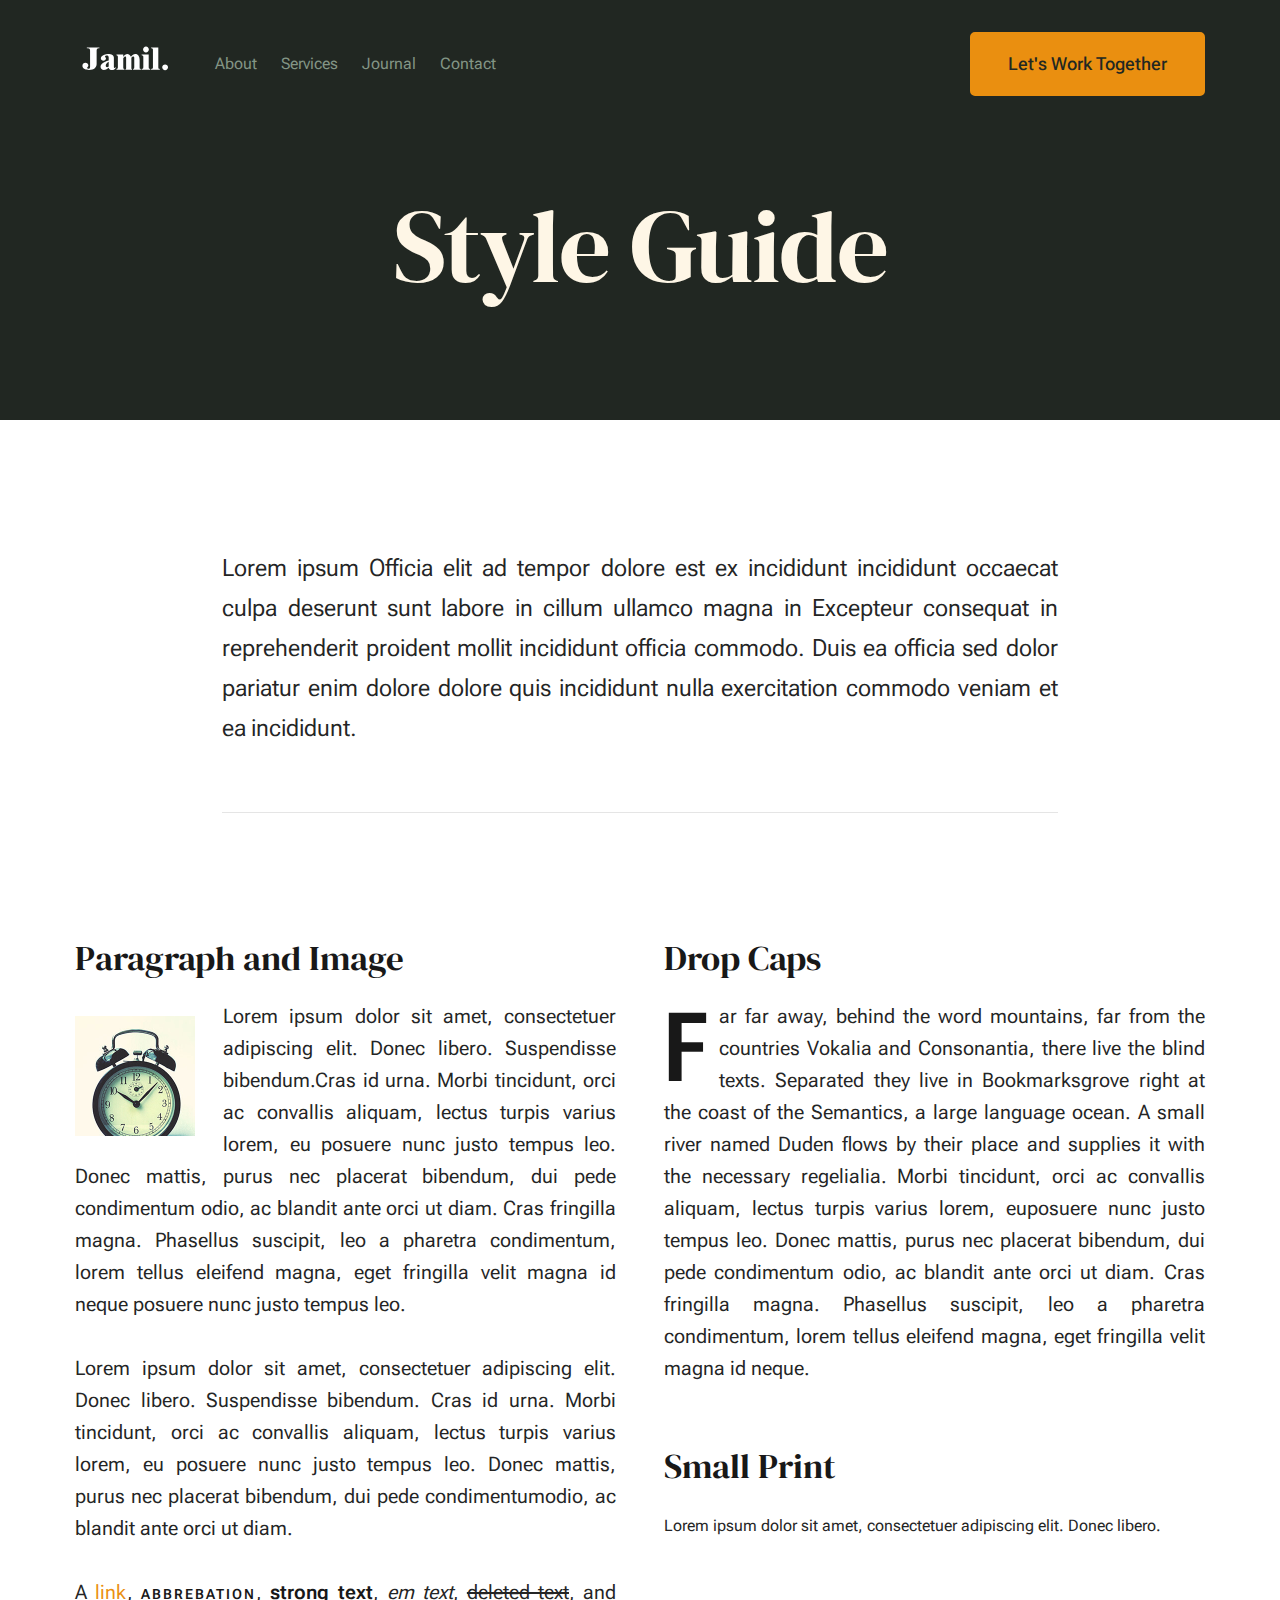
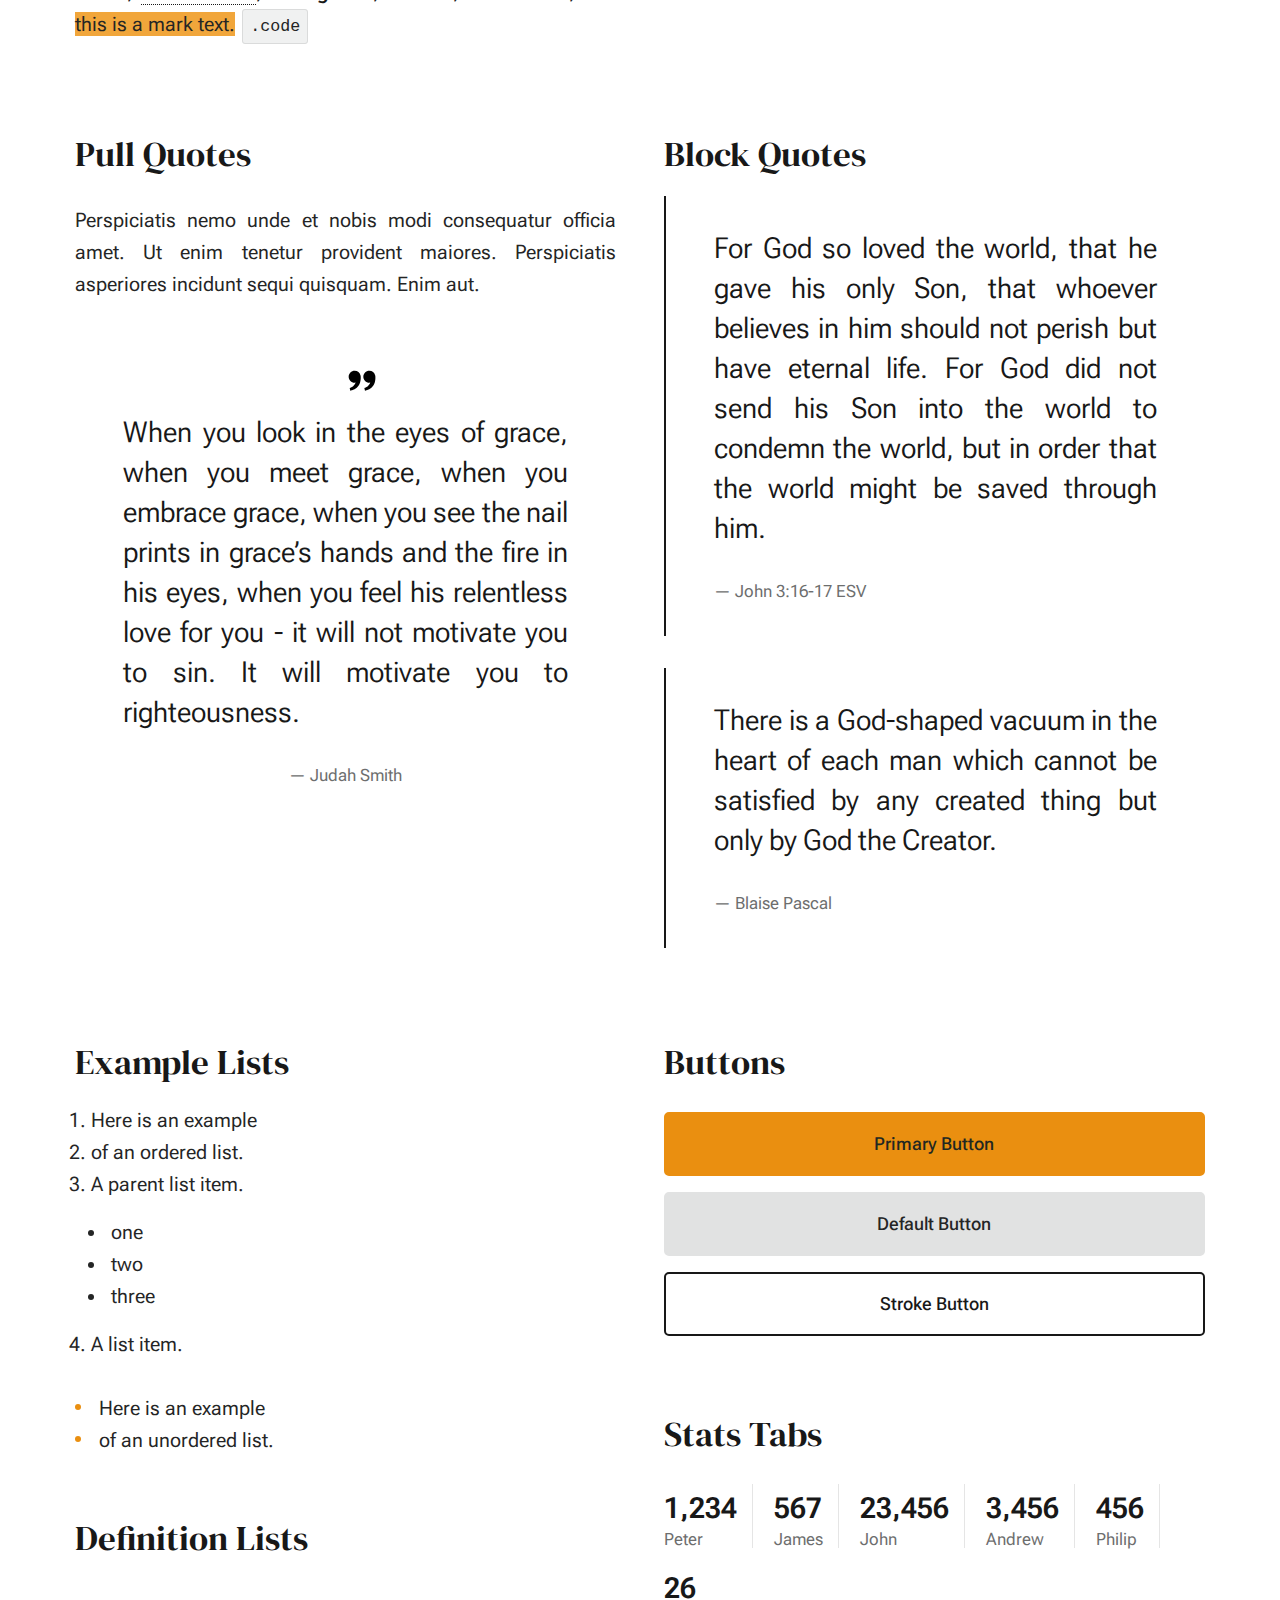
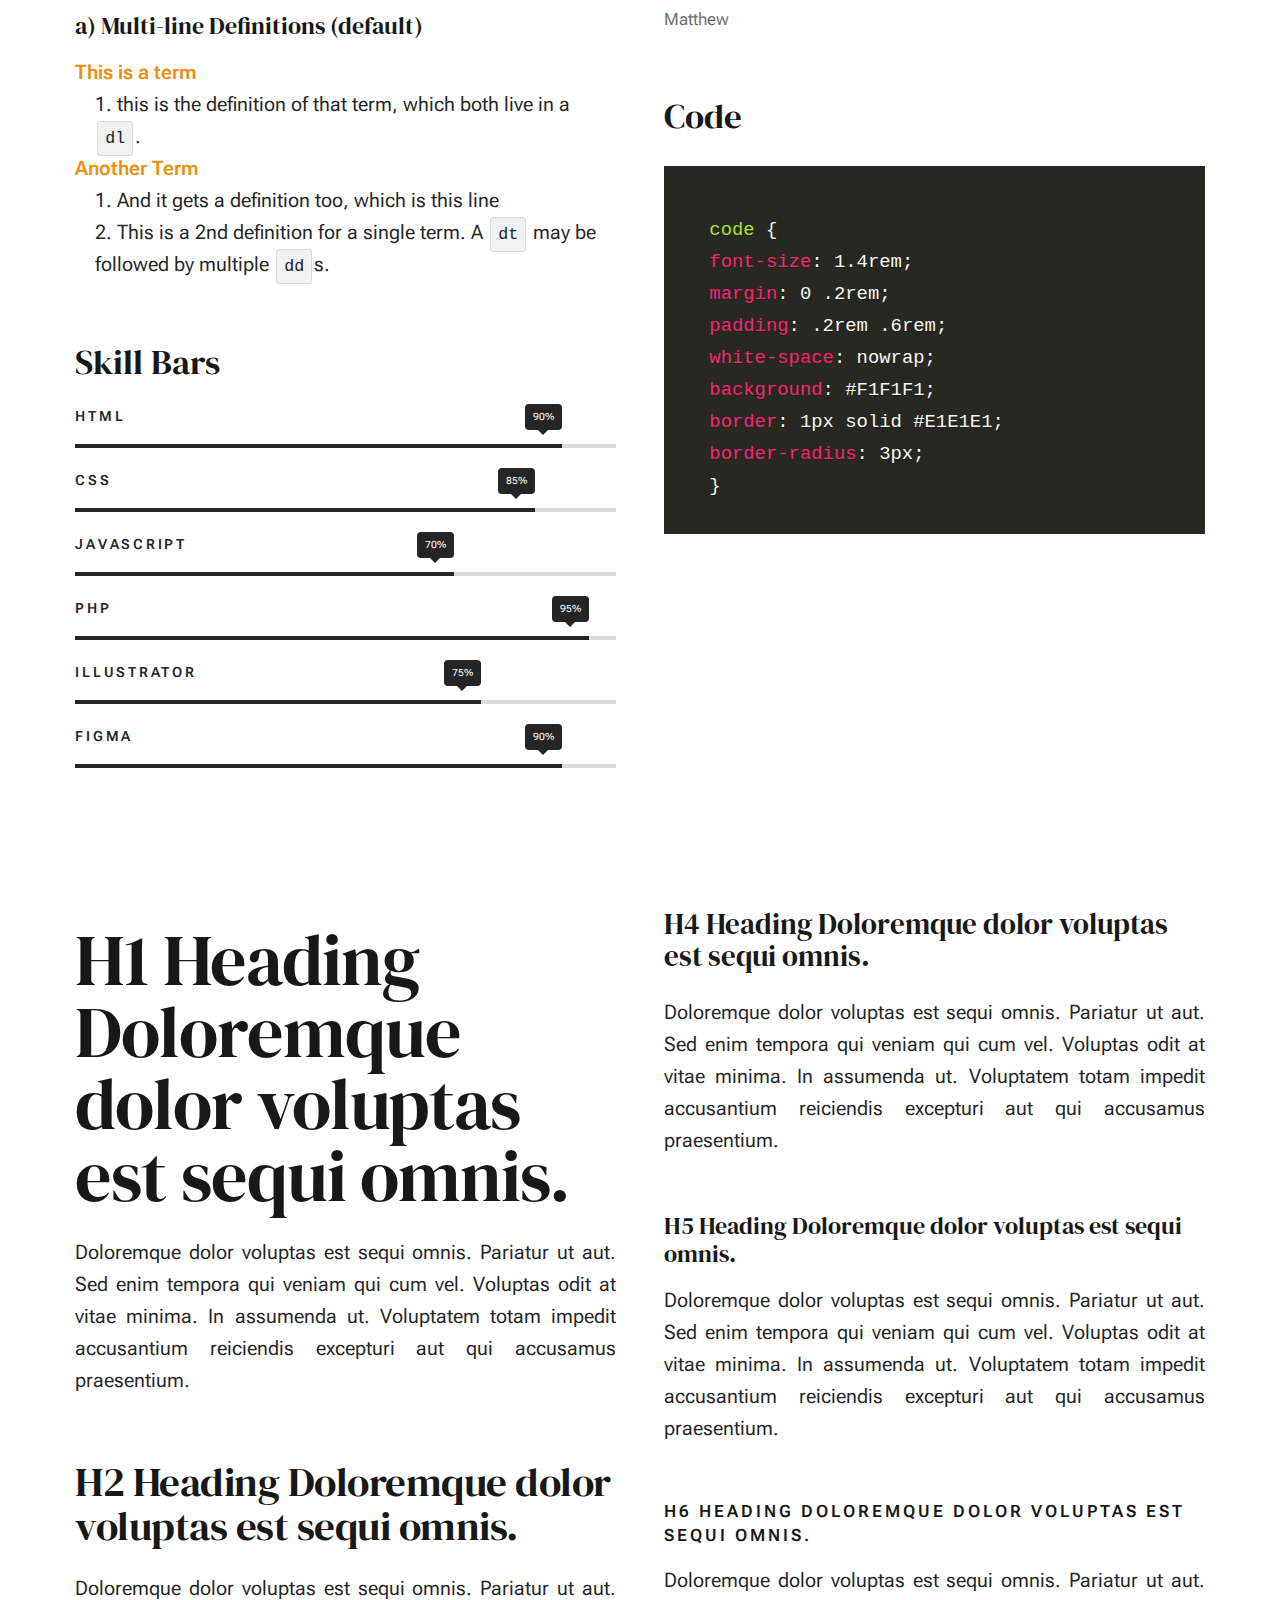
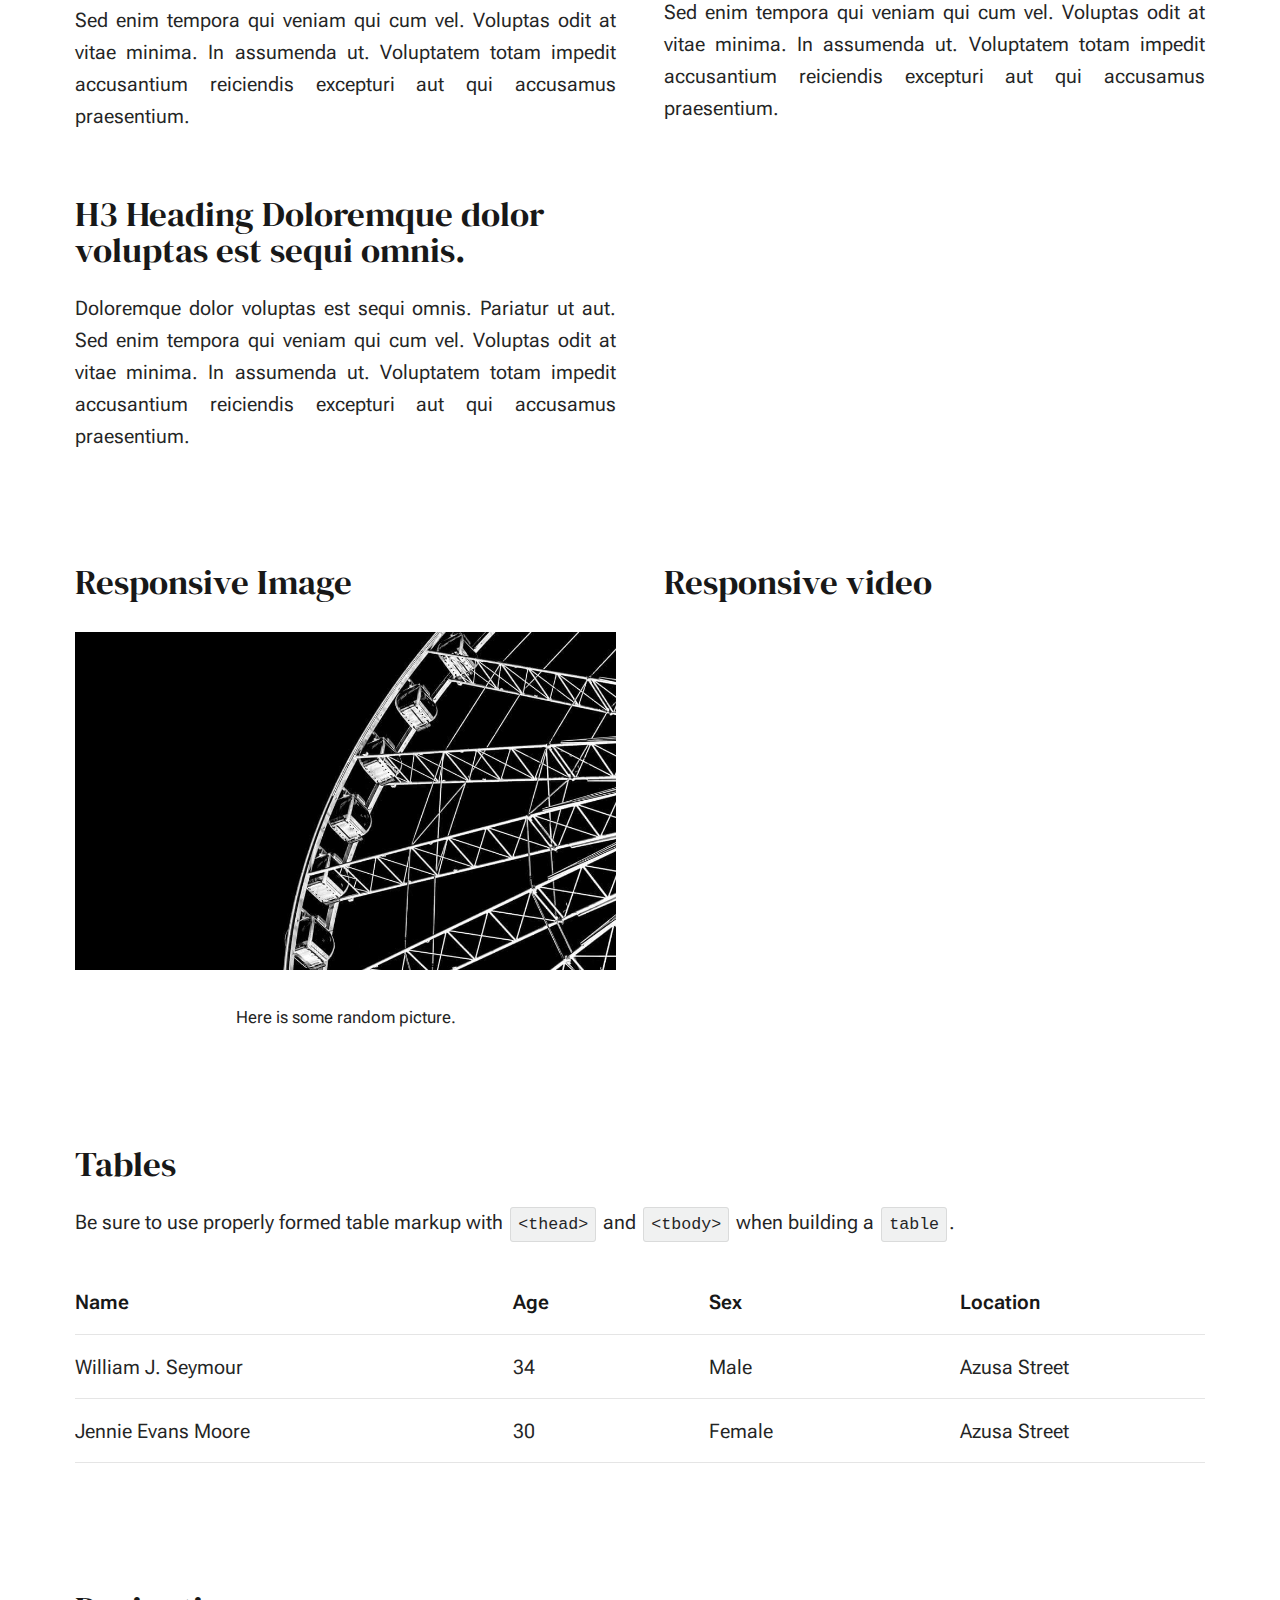
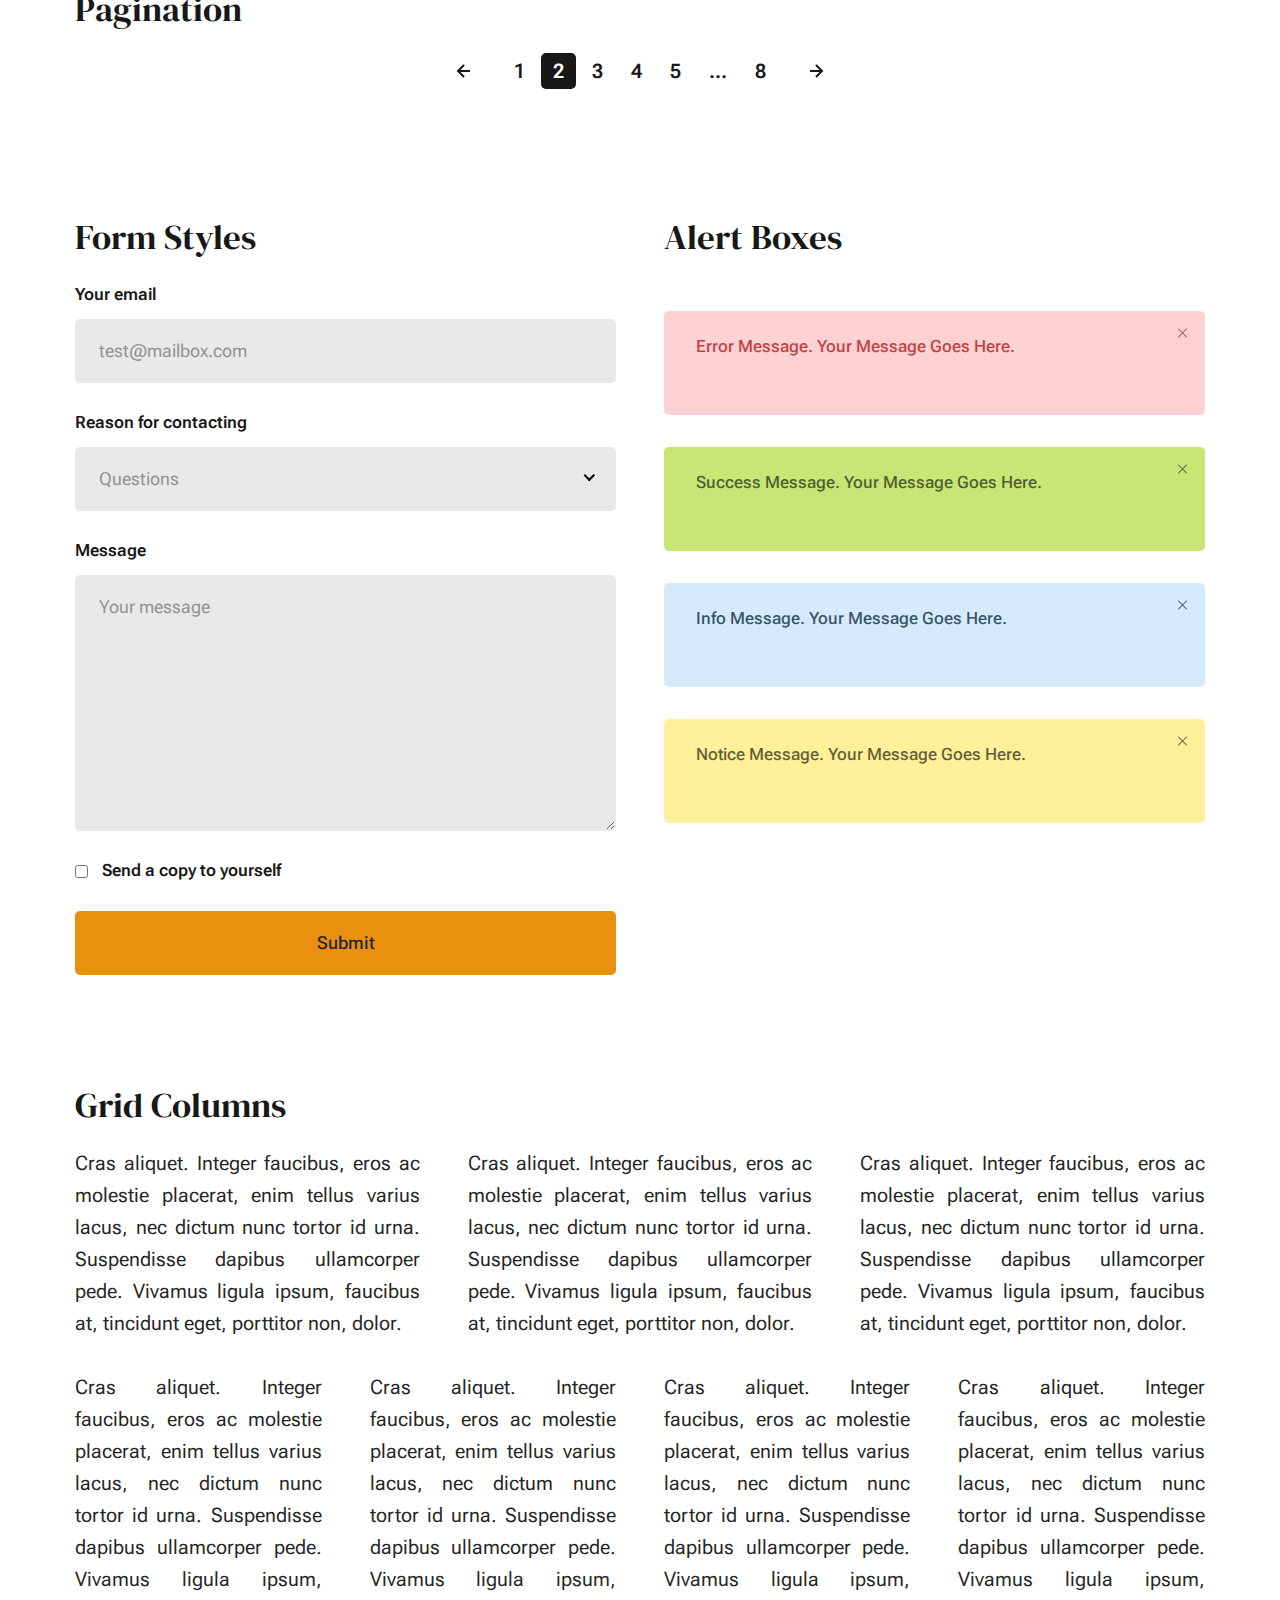
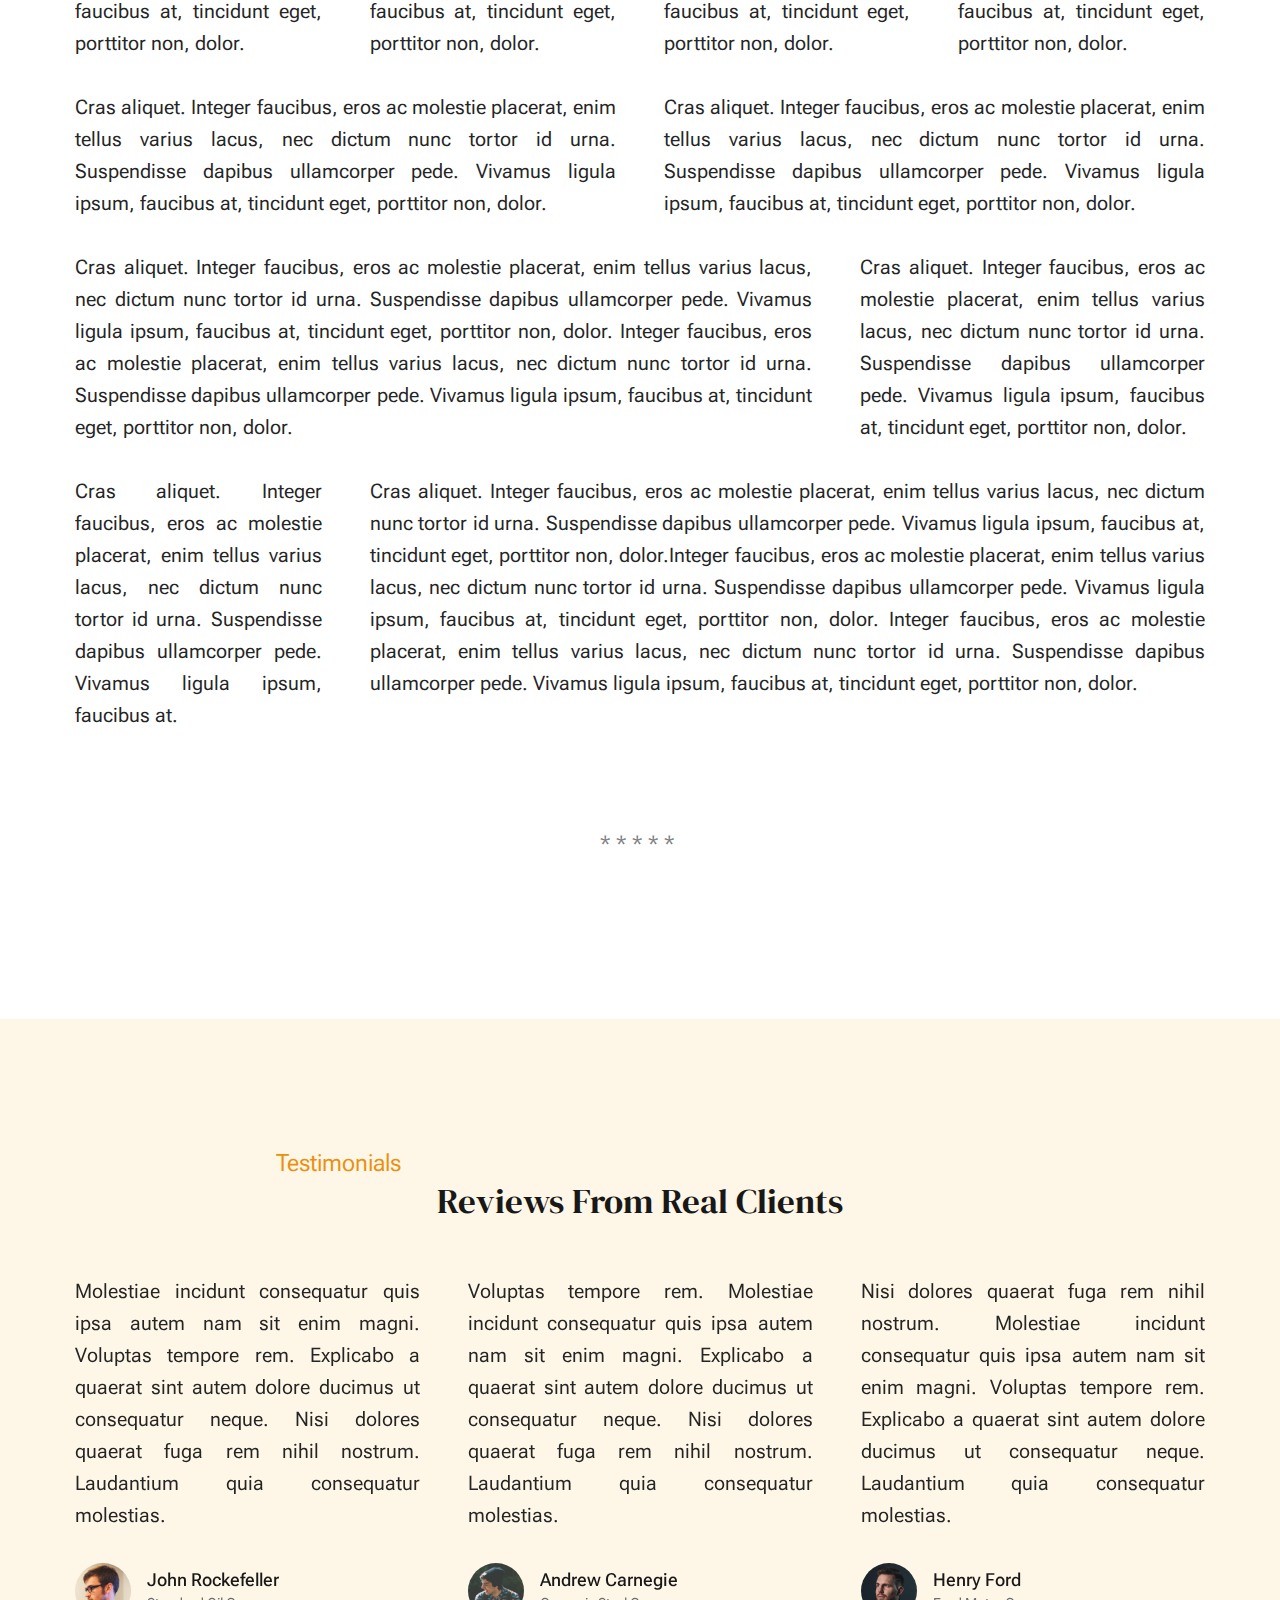
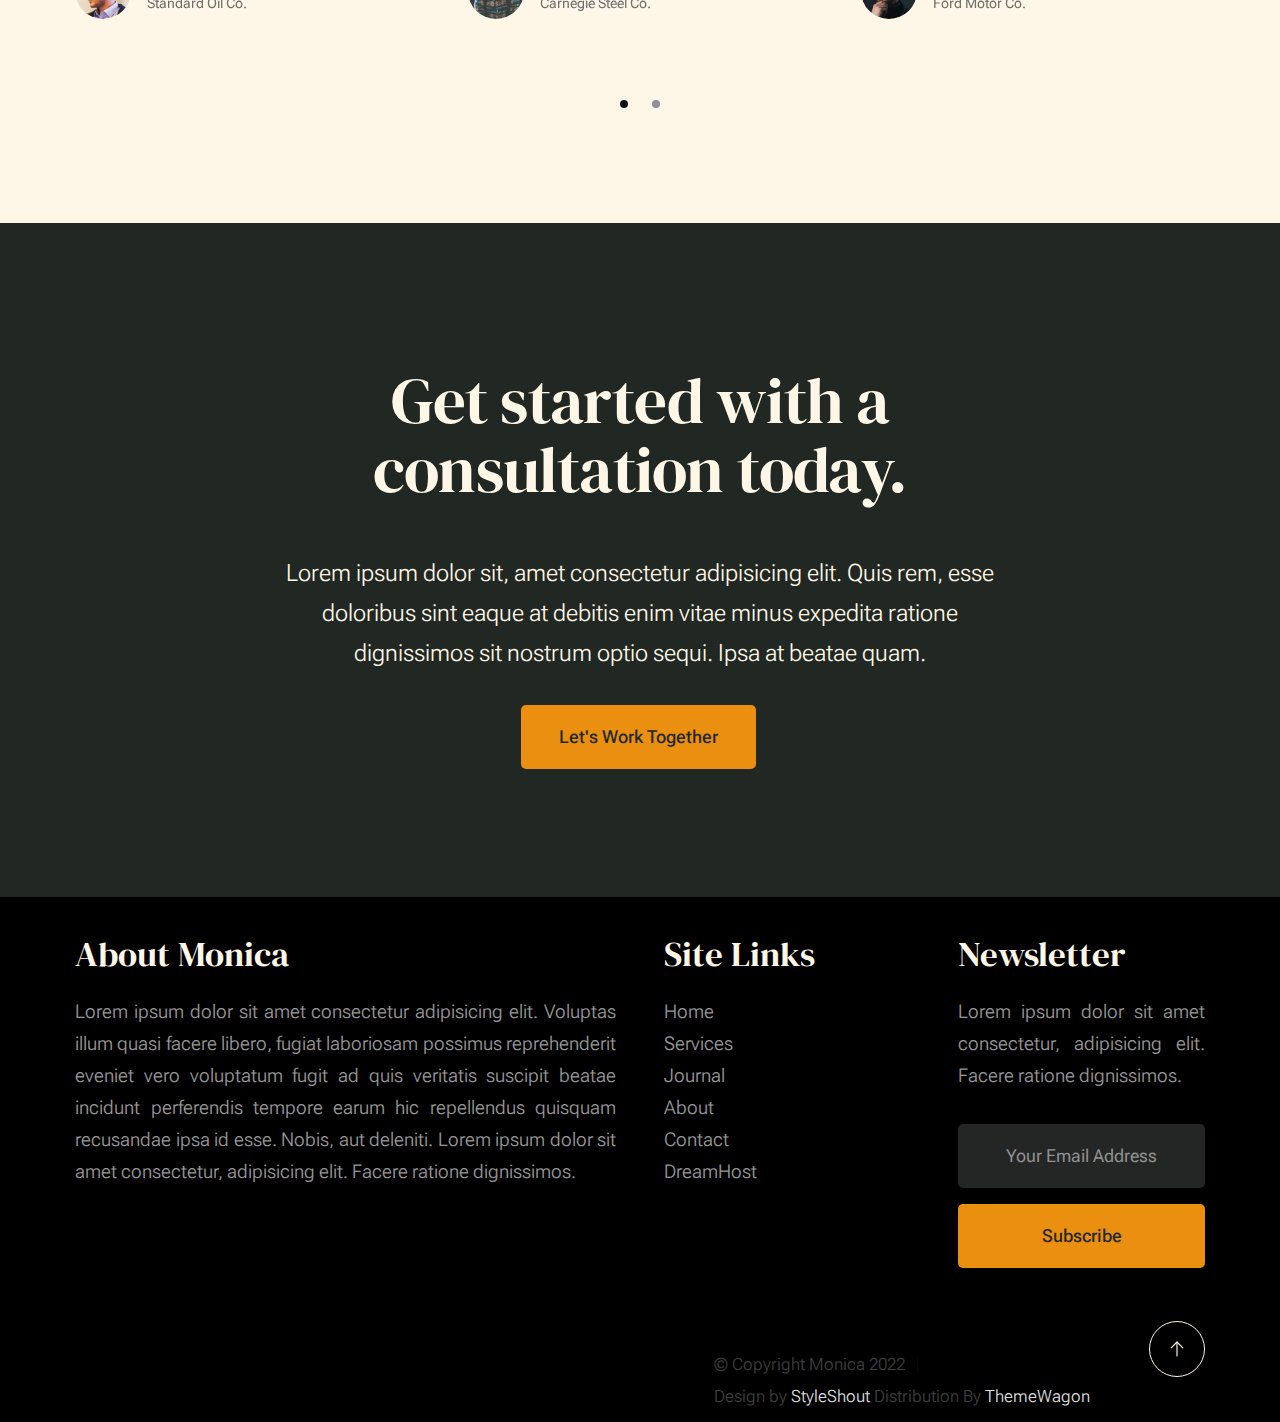
<file: styles.html>
<!DOCTYPE html>
<html lang="en" class="no-js" >
<head>

    <!--- basic page needs
    ================================================== -->
    <meta charset="utf-8">
    <meta name="viewport" content="width=device-width, initial-scale=1">
    <title>Styles - Monica</title>

    <script>
        document.documentElement.classList.remove('no-js');
        document.documentElement.classList.add('js');
    </script>

    <!-- CSS
    ================================================== -->
    <link rel="stylesheet" href="css/vendor.css">
    <link rel="stylesheet" href="css/styles.css">

    <!-- favicons
    ================================================== -->
    <link rel="apple-touch-icon" sizes="180x180" href="apple-touch-icon.png">
    <link rel="icon" type="image/png" sizes="32x32" href="favicon-32x32.png">
    <link rel="icon" type="image/png" sizes="16x16" href="favicon-16x16.png">
    <link rel="manifest" href="site.webmanifest">

</head>


<body id="top">


    <!-- preloader
    ================================================== -->
    <div id="preloader">
        <div id="loader" class="dots-fade">
            <div></div>
            <div></div>
            <div></div>
        </div>
    </div>


    <!-- page wrap
    ================================================== -->
    <div id="page" class="s-pagewrap">


        <!-- # site header 
        ================================================== -->
        <header class="s-header">

            <div class="row s-header__inner width-sixteen-col">

                <div class="s-header__block">
                    <div class="s-header__logo">
                        <a class="logo" href="index.html">
                            <img src="images/logo.svg" alt="Homepage">
                        </a>
                    </div>

                    <a class="s-header__menu-toggle" href="#0"><span>Menu</span></a>
                </div> <!-- end s-header__block -->

                <nav class="s-header__nav">
    
                    <ul class="s-header__menu-links">
                        <li><a href="about.html">About</a></li>
                        <li><a href="services.html">Services</a></li>
                        <li><a href="blog.html">Journal</a></li>
                        <li><a href="contact.html">Contact</a></li>
                    </ul> <!-- s-header__menu-links -->

                    <div class="s-header__contact">
                        <a href="contact.html" class="btn btn--primary s-header__contact-btn">Let's Work Together</a>                        
                    </div> <!-- s-header__contact -->
    
                </nav> <!-- end s-header__nav -->

            </div> <!-- end s-header__inner -->

        </header> <!-- end s-header -->


        <!-- # site main content
        ================================================== -->
        <section id="content" class="s-content">

               <section class="s-pageheader pageheader">
                    <div class="row">
                        <div class="column xl-12">
                            <h1 class="page-title">
                               Style Guide
                            </h1>                            
                        </div>
                    </div>
               </section> <!-- end pageheader --> 

               <section class="s-pagecontent pagecontent">

                    <div class="row row-x-center text-center">

                        <div class="column tab-12 xl-9">
            
                            <p class="lead">Lorem ipsum Officia elit ad tempor dolore est ex incididunt incididunt occaecat culpa deserunt 
                            sunt labore in cillum ullamco magna in Excepteur consequat in reprehenderit proident mollit incididunt officia commodo.
                            Duis ea officia sed dolor pariatur enim dolore dolore quis incididunt nulla exercitation commodo veniam et ea incididunt.
                            </p>
            
                            <hr>
                        </div>
            
                    </div> <!-- end row -->
            
                    <div class="row">
            
                        <div class="column mob-12 md-6 stack-on-900">
            
                            <h3>Paragraph and Image</h3>
            
                            <p><a href="#"><img width="120" height="120" class="u-pull-left" alt="sample-image" src="images/sample-image.jpg"></a>
                            Lorem ipsum dolor sit amet, consectetuer adipiscing elit. Donec libero. Suspendisse bibendum.Cras id urna. Morbi 
                            tincidunt, orci ac convallis aliquam, lectus turpis varius lorem, eu posuere nunc justo tempus leo. Donec mattis, 
                            purus nec placerat bibendum, dui pede condimentum odio, ac blandit ante orci ut diam. Cras fringilla magna. 
                            Phasellus suscipit, leo a pharetra condimentum, lorem tellus eleifend magna, eget fringilla velit magna id 
                            neque posuere nunc justo tempus leo. </p>
            
                            <p>
                            Lorem ipsum dolor sit amet, consectetuer adipiscing elit. Donec libero. Suspendisse bibendum. Cras id urna. 
                            Morbi tincidunt, orci ac convallis aliquam, lectus turpis varius lorem, eu posuere nunc justo tempus leo. 
                            Donec mattis, purus nec placerat bibendum, dui pede condimentumodio, ac blandit ante orci ut diam.	
                            </p>
            
                            <p>A <a href="#">link</a>,
                            <abbr title="this really isn't a very good description">abbrebation</abbr>,
                            <strong>strong text</strong>,
                            <em>em text</em>,
                            <del>deleted text</del>, and
                            <mark>this is a mark text.</mark>
                            <code>.code</code>
                            </p>
            
                        </div>
            
                        <div class="column mob-12 md-6">
            
                            <h3>Drop Caps</h3>
            
                            <p class="drop-cap">Far far away, behind the word mountains, far from the countries Vokalia and Consonantia,
                            there live the blind texts. Separated they live in Bookmarksgrove right at the coast of the
                            Semantics, a large language ocean. A small river named Duden flows by their place and supplies it with the 
                            necessary regelialia. Morbi tincidunt, orci ac convallis aliquam, lectus turpis varius lorem, 
                            euposuere nunc justo tempus leo. Donec mattis, purus nec placerat bibendum, dui pede condimentum odio, 
                            ac blandit ante orci ut diam. Cras fringilla magna. Phasellus suscipit, leo a pharetra condimentum, 
                            lorem tellus eleifend magna, eget fringilla velit magna id neque.
                            </p>
            
                            <h3>Small Print</h3>
            
                            <p><small>Lorem ipsum dolor sit amet, consectetuer adipiscing elit. Donec libero.</small></p>
                            
                    
            
                        </div>
            
                    </div> <!-- end row -->
            
                    <div class="row">
            
                        <div class="column xl-6 md-12">
            
                            <h3 class="u-add-bottom">Pull Quotes</h3>
            
                            <p>
                            Perspiciatis nemo unde et nobis modi consequatur officia amet. Ut enim 
                            tenetur provident maiores. Perspiciatis asperiores incidunt sequi 
                            quisquam. Enim aut. 
                            </p>
            
                            <figure class="pull-quote">
                                <blockquote>
                                    <p>
                                    When you look in the eyes of grace, when you meet grace, 
                                    when you embrace grace, when you see the nail prints in 
                                    grace’s hands and the fire in his eyes, when you feel his 
                                    relentless love for you - it will not motivate you to sin. 
                                    It will motivate you to righteousness.
                                    </p>
            
                                    <footer>
                                        <cite>Judah Smith</cite>
                                    </footer>
                                </blockquote>
                            </figure>
            
            
                        </div>
            
                        <div class="column xl-6 md-12">
            
                            <h3 class="h-add-bottom">Block Quotes</h3>
            
                            <blockquote cite="http://where-i-got-my-info-from.com">
                                <p>
                                For God so loved the world, that he gave his only Son, that whoever believes in 
                                him should not perish but have eternal life. For God did not send his Son into 
                                the world to condemn the world, but in order that the world might be 
                                saved through him.
                                </p>
            
                                <footer>
                                    <cite>
                                        <a href="#0">John 3:16-17 ESV</a>
                                    </cite>
                                </footer>
            
                            </blockquote>
            
                            <blockquote>
                                <p>There is a God-shaped vacuum in the heart of each man which cannot be satisfied 
                                by any created thing but only by God the Creator.</p>
            
                                <footer>
                                    <cite>Blaise Pascal</cite>
                                </footer>
            
                            </blockquote>
            
                        </div>
            
                    </div> <!-- end row -->
            
                    <div class="row u-add-half-bottom">
            
                        <div class="column xl-6 md-12">
            
                            <h3>Example Lists</h3>
            
                            <ol>
                                <li>Here is an example</li>
                                <li>of an ordered list.</li>
                                <li>A parent list item.
                                    <ul>
                                        <li>one</li>
                                        <li>two</li>
                                        <li>three</li>
                                    </ul>
                                    </li>
                                    <li>A list item.</li>
                                </ol>
            
                            <ul class="disc">
                                <li>Here is an example</li>
                                <li>of an unordered list.</li>
                            </ul>
            
                            <h3>Definition Lists</h3>
            
                            <h5>a) Multi-line Definitions (default) </h5>
            
                            <dl class="dictionary-style">
                                <dt><strong>This is a term</strong></dt>
                                    <dd>this is the definition of that term, which both live in a <code>dl</code>.</dd>
                                <dt><strong>Another Term</strong></dt>
                                    <dd>And it gets a definition too, which is this line</dd>
                                    <dd>This is a 2<sup>nd</sup> definition for a single term. A <code>dt</code> may be followed by multiple <code>dd</code>s.</dd>
                            </dl>
            
                            <h3 class="u-add-bottom">Skill Bars</h3>
            
                            <ul class="skill-bars">
                                <li>
                                <div class="progress percent90"><span>90%</span></div>
                                <strong>HTML</strong>
                                </li>
                                <li>
                                <div class="progress percent85"><span>85%</span></div>
                                <strong>CSS</strong>
                                </li>
                                <li>
                                <div class="progress percent70"><span>70%</span></div>
                                <strong>Javascript</strong>
                                </li>
                                <li>
                                <div class="progress percent95"><span>95%</span></div>
                                <strong>PHP</strong>
                                </li>
                                <li>
                                <div class="progress percent75"><span>75%</span></div>
                                <strong>Illustrator</strong>
                                </li>
                                <li>
                                <div class="progress percent90"><span>90%</span></div>
                                <strong>Figma</strong>
                                </li>
                            </ul>
            
                        </div>
            
                        <div class="column xl-6 md-12">
            
                            <h3 class="u-add-bottom">Buttons</h3>
            
                            <p>
                                <a class="btn btn--primary u-fullwidth" href="#0">Primary Button</a>
                                <a class="btn u-fullwidth" href="#0">Default Button</a>
                                <a class="btn btn--stroke u-fullwidth" href="#0">Stroke Button</a>
                            </p>
            
                            <h3>Stats Tabs</h3>
            
                            <ul class="stats-tabs">
                                <li><a href="#0">1,234 <em>Peter</em></a></li>
                                <li><a href="#0">567 <em>James</em></a></li>
                                <li><a href="#0">23,456 <em>John</em></a></li>
                                <li><a href="#0">3,456 <em>Andrew</em></a></li>
                                <li><a href="#0">456 <em>Philip</em></a></li>
                                <li><a href="#0">26 <em>Matthew</em></a></li>
                            </ul>
            
                            <h3 class="u-add-bottom">Code</h3>
            
<pre><code class="language-css">
    code {
    font-size: 1.4rem;
    margin: 0 .2rem;
    padding: .2rem .6rem;
    white-space: nowrap;
    background: #F1F1F1;
    border: 1px solid #E1E1E1;	
    border-radius: 3px;
    }
</code></pre>
            
                        </div>
            
                    </div> <!-- end row -->
            
                    <div class="row u-add-half-bottom">
            
                        <div class="column xl-6 md-12">
                                
                            <h1>H1 Heading Doloremque dolor voluptas est sequi omnis.</h1>
                            <p>Doloremque dolor voluptas est sequi omnis. Pariatur ut aut. Sed enim tempora qui veniam qui cum vel. 
                            Voluptas odit at vitae minima. In assumenda ut. Voluptatem totam impedit accusantium reiciendis excepturi aut qui accusamus praesentium.</p>
            
                            <h2>H2 Heading Doloremque dolor voluptas est sequi omnis.</h2>
                            <p>Doloremque dolor voluptas est sequi omnis. Pariatur ut aut. Sed enim tempora qui veniam qui cum vel. 
                            Voluptas odit at vitae minima. In assumenda ut. Voluptatem totam impedit accusantium reiciendis excepturi aut qui accusamus praesentium.</p>
            
                            <h3>H3 Heading Doloremque dolor voluptas est sequi omnis.</h3>
                            <p>Doloremque dolor voluptas est sequi omnis. Pariatur ut aut. Sed enim tempora qui veniam qui cum vel. 
                            Voluptas odit at vitae minima. In assumenda ut. Voluptatem totam impedit accusantium reiciendis excepturi aut qui accusamus praesentium.</p>
            
                            
                        </div>
            
                        <div class="column xl-6 md-12">
                            <h4>H4 Heading Doloremque dolor voluptas est sequi omnis.</h4>
                            <p>Doloremque dolor voluptas est sequi omnis. Pariatur ut aut. Sed enim tempora qui veniam qui cum vel. 
                            Voluptas odit at vitae minima. In assumenda ut. Voluptatem totam impedit accusantium reiciendis excepturi aut qui accusamus praesentium.</p>
            
                            <h5>H5 Heading Doloremque dolor voluptas est sequi omnis.</h5>
                            <p>Doloremque dolor voluptas est sequi omnis. Pariatur ut aut. Sed enim tempora qui veniam qui cum vel. 
                            Voluptas odit at vitae minima. In assumenda ut. Voluptatem totam impedit accusantium reiciendis excepturi aut qui accusamus praesentium.</p>
            
                            <h6>H6 Heading Doloremque dolor voluptas est sequi omnis.</h6>
                            <p>Doloremque dolor voluptas est sequi omnis. Pariatur ut aut. Sed enim tempora qui veniam qui cum vel. 
                            Voluptas odit at vitae minima. In assumenda ut. Voluptatem totam impedit accusantium reiciendis excepturi aut qui accusamus praesentium.</p>
                
                            
                        </div>
            
                    </div> <!-- end row -->
            
                    <div class="row u-add-half-bottom">
            
                        <div class="column xl-6 md-12">
            
                            <h3 class="u-add-bottom">Responsive Image</h3>
            
                            <figure>
                                <img src="images/wheel-500.jpg" 
                                srcset="images/wheel-1000.jpg 1000w, 
                                images/wheel-500.jpg 500w" 
                                sizes="(max-width: 1000px) 100vw, 1000px" alt="">
            
                                <figcaption>
                                    Here is some random picture.
                                </figcaption>
                            </figure>
            
                        </div>
            
                        <div class="column xl-6 md-12">
            
                            <h3 class="u-add-bottom">Responsive video</h3>
            
                            <div class="video-container">
                            <iframe src="https://player.vimeo.com/video/14592941?color=00a650&title=0&byline=0&portrait=0" width="500" height="281" frameborder="0" webkitallowfullscreen mozallowfullscreen allowfullscreen></iframe> 
                            </div>
            
                        </div>
                        
                    </div> <!-- end row -->
            
                    <div class="row u-add-bottom">
            
                        <div class="column xl-12">
            
                            <h3>Tables</h3>
                            <p>Be sure to use properly formed table markup with <code>&lt;thead&gt;</code> and <code>&lt;tbody&gt;</code> when building a <code>table</code>.</p>
            
                            <div class="table-responsive">
            
                                <table>
                                        <thead>
                                        <tr>
                                            <th>Name</th>
                                            <th>Age</th>
                                            <th>Sex</th>
                                            <th>Location</th>
                                        </tr>
                                        </thead>
                                        <tbody>
                                        <tr>
                                            <td>William J. Seymour</td>
                                            <td>34</td>
                                            <td>Male</td>
                                            <td>Azusa Street</td>
                                        </tr>
                                        <tr>
                                            <td>Jennie Evans Moore</td>
                                            <td>30</td>
                                            <td>Female</td>
                                            <td>Azusa Street</td>
                                        </tr>
                                        </tbody>
                                </table>
            
                            </div>
            
                        </div>
                        
                    </div> <!-- end row -->
            
                    <div class="row">
            
                        <div class="column xl-12">
                            <h3>Pagination</h3>
            
                            <nav class="pgn">
                                <ul>
                                    <li>
                                        <a class="pgn__prev" href="#0">
                                            <svg xmlns="http://www.w3.org/2000/svg" width="24" height="24" viewBox="0 0 24 24"><path d="M12.707 17.293L8.414 13H18v-2H8.414l4.293-4.293-1.414-1.414L4.586 12l6.707 6.707z"/></svg>
                                        </a>
                                    </li>
                                    <li><a class="pgn__num" href="#0">1</a></li>
                                    <li><span class="pgn__num current">2</span></li>
                                    <li><a class="pgn__num" href="#0">3</a></li>
                                    <li><a class="pgn__num" href="#0">4</a></li>
                                    <li><a class="pgn__num" href="#0">5</a></li>
                                    <li><span class="pgn__num dots">…</span></li>
                                    <li><a class="pgn__num" href="#0">8</a></li>
                                    <li>
                                        <a class="pgn__next" href="#0">
                                            <svg xmlns="http://www.w3.org/2000/svg" width="24" height="24" viewBox="0 0 24 24"><path d="M11.293 17.293l1.414 1.414L19.414 12l-6.707-6.707-1.414 1.414L15.586 11H6v2h9.586z"/></svg>
                                        </a>
                                    </li>
                                </ul>
                            </nav>
                        </div>
            
                    </div> <!-- end row -->
            
                    <div class="row">
            
                        <div class="column xl-6 md-12">
            
                            <h3 class="u-add-bottom">Form Styles</h3>
            
                            <form>
                                <div>
                                    <label for="sampleInput">Your email</label>
                                    <input class="u-fullwidth" type="email" placeholder="test@mailbox.com" id="sampleInput">
                                </div>
                                <div>
                                    <label for="sampleRecipientInput">Reason for contacting</label>
                                    <div class="ss-custom-select">
                                        <select class="u-fullwidth" id="sampleRecipientInput">
                                            <option value="Option 1">Questions</option>
                                            <option value="Option 2">Report</option>
                                            <option value="Option 3">Others</option>
                                        </select>
                                    </div>
                                </div>
                                
                                <label for="exampleMessage">Message</label>
                                <textarea class="u-fullwidth" placeholder="Your message" id="exampleMessage"></textarea>
            
                                <label class="u-add-bottom">
                                    <input type="checkbox">
                                    <span class="label-text">Send a copy to yourself</span>
                                </label>
                            
                                <input class="btn--primary u-fullwidth" type="submit" value="Submit">
                            </form>
            
                        </div>
            
                        <div class="column xl-6 md-12">
            
                            <h3>Alert Boxes</h3>
            
                            <br>
                            
                            <div class="alert-box alert-box--error">
                                <p>Error Message. Your Message Goes Here.</p>
                                <span class="alert-box__close"></span>
                            </div><!-- end error -->
                                    
                            <div class="alert-box alert-box--success">
                                <p>Success Message. Your Message Goes Here.</p>
                                <span class="alert-box__close"></span>
                            </div><!-- end success -->
                                    
                            <div class="alert-box alert-box--info">
                                <p>Info Message. Your Message Goes Here.</p>
                                <span class="alert-box__close"></span>
                            </div><!-- end info -->
                                    
                            <div class="alert-box alert-box--notice">
                                <p>Notice Message. Your Message Goes Here.</p>
                                <span class="alert-box__close"></span>
                            </div><!-- end notice -->
                        
                        </div>
            
                    </div> <!-- end row -->
            
                    <div class="row">
            
                        <div class="xl-12 column">
                        <h3 class="half-bottom">Grid Columns</h3>
                        </div>
            
                    </div> <!-- Row End-->
            
                    <!--<h4>1/3 Columns</h4>  -->
            
                    <div class="row">
            
                        <div class="xl-4 md-12 column">
                            <p>
                            Cras aliquet. Integer faucibus, eros ac molestie placerat, enim tellus varius lacus,
                            nec dictum nunc tortor id urna. Suspendisse dapibus ullamcorper pede. Vivamus ligula ipsum,
                            faucibus at, tincidunt eget, porttitor non, dolor. 
                            </p>
                        </div>
            
                        <div class="xl-4 md-12 column">
                            <p>
                            Cras aliquet. Integer faucibus, eros ac molestie placerat, enim tellus varius lacus,
                            nec dictum nunc tortor id urna. Suspendisse dapibus ullamcorper pede. Vivamus ligula ipsum,
                            faucibus at, tincidunt eget, porttitor non, dolor. 
                            </p>
                        </div>
            
                        <div class="xl-4 md-12 column">
                            <p>
                            Cras aliquet. Integer faucibus, eros ac molestie placerat, enim tellus varius lacus,
                            nec dictum nunc tortor id urna. Suspendisse dapibus ullamcorper pede. Vivamus ligula ipsum,
                            faucibus at, tincidunt eget, porttitor non, dolor. 
                            </p>
                        </div>
            
                    </div>
            
                    <!--<h4>1/4 Columns</h4>  -->
            
                    <div class="row">
            
                        <div class="xl-3 md-6 tab-12 column">
                            <p>
                            Cras aliquet. Integer faucibus, eros ac molestie placerat, enim tellus varius lacus,
                            nec dictum nunc tortor id urna. Suspendisse dapibus ullamcorper pede. Vivamus ligula ipsum,
                            faucibus at, tincidunt eget, porttitor non, dolor. 
                            </p>
                        </div>
            
                        <div class="xl-3 md-6 tab-12 column">
                            <p>
                            Cras aliquet. Integer faucibus, eros ac molestie placerat, enim tellus varius lacus,
                            nec dictum nunc tortor id urna. Suspendisse dapibus ullamcorper pede. Vivamus ligula ipsum,
                            faucibus at, tincidunt eget, porttitor non, dolor. 
                            </p>
                        </div>
            
                        <div class="xl-3 md-6 tab-12 column">
                            <p>
                            Cras aliquet. Integer faucibus, eros ac molestie placerat, enim tellus varius lacus,
                            nec dictum nunc tortor id urna. Suspendisse dapibus ullamcorper pede. Vivamus ligula ipsum,
                            faucibus at, tincidunt eget, porttitor non, dolor. 
                            </p>
                        </div>
            
                        <div class="xl-3 md-6 tab-12 column">
                            <p>
                            Cras aliquet. Integer faucibus, eros ac molestie placerat, enim tellus varius lacus,
                            nec dictum nunc tortor id urna. Suspendisse dapibus ullamcorper pede. Vivamus ligula ipsum,
                            faucibus at, tincidunt eget, porttitor non, dolor. 
                            </p>
                        </div>
            
                    </div>
            
                    <!--<h4>1/2 Columns</h4>  -->
            
                    <div class="row">
            
                        <div class="xl-6 tab-12 column">
                            <p>
                            Cras aliquet. Integer faucibus, eros ac molestie placerat, enim tellus varius lacus,
                            nec dictum nunc tortor id urna. Suspendisse dapibus ullamcorper pede. Vivamus ligula ipsum,
                            faucibus at, tincidunt eget, porttitor non, dolor. 
                            </p>
                        </div>
            
                        <div class="xl-6 tab-12 column">
                            <p>
                            Cras aliquet. Integer faucibus, eros ac molestie placerat, enim tellus varius lacus,
                            nec dictum nunc tortor id urna. Suspendisse dapibus ullamcorper pede. Vivamus ligula ipsum,
                            faucibus at, tincidunt eget, porttitor non, dolor. 
                            </p>
                        </div>
            
                    </div>
            
                    <!--<h4>2/3 Columns</h4>  -->
            
                    <div class="row">
            
                        <div class="xl-8 md-7 tab-12 column">
                            <p>
                            Cras aliquet. Integer faucibus, eros ac molestie placerat, enim tellus varius lacus,
                            nec dictum nunc tortor id urna. Suspendisse dapibus ullamcorper pede. Vivamus ligula ipsum,
                            faucibus at, tincidunt eget, porttitor non, dolor. Integer faucibus, eros ac molestie placerat, enim tellus varius lacus,
                            nec dictum nunc tortor id urna. Suspendisse dapibus ullamcorper pede. Vivamus ligula ipsum,
                            faucibus at, tincidunt eget, porttitor non, dolor.
                            </p>
                        </div>
            
                        <div class="xl-4 md-5 tab-12 column">
                            <p>
                            Cras aliquet. Integer faucibus, eros ac molestie placerat, enim tellus varius lacus,
                            nec dictum nunc tortor id urna. Suspendisse dapibus ullamcorper pede. Vivamus ligula ipsum,
                            faucibus at, tincidunt eget, porttitor non, dolor. 
                            </p>
                        </div>
            
                    </div>
            
                    <!--<h4>3/4 Columns</h4>  -->
            
                    <div class="row">
            
                        <div class="xl-3 md-5 tab-12 column">
                            <p>
                            Cras aliquet. Integer faucibus, eros ac molestie placerat, enim tellus varius lacus,
                            nec dictum nunc tortor id urna. Suspendisse dapibus ullamcorper pede. Vivamus ligula ipsum,
                            faucibus at. 
                            </p>
                        </div>
            
                        <div class="xl-9 md-7 tab-12 column">
                            <p>
                            Cras aliquet. Integer faucibus, eros ac molestie placerat, enim tellus varius lacus,
                            nec dictum nunc tortor id urna. Suspendisse dapibus ullamcorper pede. Vivamus ligula ipsum,
                            faucibus at, tincidunt eget, porttitor non, dolor.Integer faucibus, eros ac molestie placerat, enim tellus varius lacus,
                            nec dictum nunc tortor id urna. Suspendisse dapibus ullamcorper pede. Vivamus ligula ipsum,
                            faucibus at, tincidunt eget, porttitor non, dolor. Integer faucibus, eros ac molestie placerat, enim tellus varius lacus,
                            nec dictum nunc tortor id urna. Suspendisse dapibus ullamcorper pede. Vivamus ligula ipsum,
                            faucibus at, tincidunt eget, porttitor non, dolor.
                            </p>
                        </div>
            
                    </div> 
            
                    <hr class="fancy">

               </section> <!-- pagecontent -->

               <section class="s-testimonials">

                    <div class="s-testimonials__header row row-x-center text-center">
                        <div class="column xl-8 lg-12">
        
                            <p class="text-pretitle">
                            Testimonials
                            </p>
                            <h3>
                            Reviews From Real Clients
                            </h3>                        
        
                        </div>
                    </div> <!--end s-testimonials__header -->

                    <div class="row s-testimonials__content">
                        <div class="column xl-12 testimonials">

                            <div class="swiper-container testimonials__slider page-slider">

                                <div class="swiper-wrapper">
                                    <div class="testimonials__slide swiper-slide">
                                        <p>
                                        Molestiae incidunt consequatur quis ipsa autem nam sit enim magni. Voluptas tempore rem. 
                                        Explicabo a quaerat sint autem dolore ducimus ut consequatur neque. Nisi dolores quaerat fuga rem nihil nostrum.
                                        Laudantium quia consequatur molestias.
                                        </p>
                                        <div class="testimonials__author">
                                            <img src="images/avatars/user-01.jpg" alt="Author image" class="testimonials__avatar">
                                            <cite class="testimonials__cite">
                                                <strong>John Rockefeller</strong>
                                                <span>Standard Oil Co.</span>
                                            </cite>
                                        </div>
                                    </div>
                                    <div class="testimonials__slide swiper-slide">
                                        <p>
                                        Voluptas tempore rem. Molestiae incidunt consequatur quis ipsa autem nam sit enim magni. 
                                        Explicabo a quaerat sint autem dolore ducimus ut consequatur neque. Nisi dolores quaerat fuga rem nihil nostrum.
                                        Laudantium quia consequatur molestias.
                                        </p>
                                        <div class="testimonials__author">
                                            <img src="images/avatars/user-04.jpg" alt="Author image" class="testimonials__avatar">
                                            <cite class="testimonials__cite">
                                                <strong>Andrew Carnegie</strong>
                                                <span>Carnegie Steel Co.</span>
                                            </cite>
                                        </div>
                                    </div>
                                    <div class="testimonials__slide swiper-slide">
                                        <p>
                                        Nisi dolores quaerat fuga rem nihil nostrum. Molestiae incidunt consequatur quis ipsa autem nam sit enim magni. 
                                        Voluptas tempore rem. Explicabo a quaerat sint autem dolore ducimus ut consequatur neque. 
                                        Laudantium quia consequatur molestias.
                                        </p>
                                        <div class="testimonials__author">
                                            <img src="images/avatars/user-06.jpg" alt="Author image" class="testimonials__avatar">
                                            <cite class="testimonials__cite">
                                                <strong>Henry Ford</strong>
                                                <span>Ford Motor Co.</span>
                                            </cite>
                                        </div>
                                    </div>
                                    <div class="testimonials__slide swiper-slide">
                                        <p>
                                        Molestiae incidunt consequatur quis ipsa autem nam sit enim magni. Voluptas tempore rem. 
                                        Explicabo a quaerat sint autem dolore ducimus ut consequatur neque. Nisi dolores quaerat fuga rem nihil nostrum.
                                        Laudantium quia consequatur molestias.
                                        </p>
                                        <div class="testimonials__author">
                                            <img src="images/avatars/user-02.jpg" alt="Author image" class="testimonials__avatar">
                                            <cite class="testimonials__cite">
                                                <strong>John Morgan</strong>
                                                <span>JP Morgan & Co.</span>
                                            </cite>
                                        </div>
                                    </div> 
                                </div> <!-- end swiper-wrapper --> 

                                <div class="swiper-pagination"></div>

                            </div> <!--end testimonials__slider --> 

                        </div> <!-- testimonials -->
                    </div> <!--end s-testimonials__content -->

               </section> <!-- end s-testimonials -->

        </section> <!-- s-content-->

        <!-- # cta
        ================================================== -->
        <section id="cta" class="s-cta">

            <div class="row row-x-center text-center">
                <div class="column xl-8 lg-12">

                    <div class="s-cta__content">
                        <h2 class="text-display-title">
                        Get started with a consultation today.
                        </h2>
                        <p class="lead">
                        Lorem ipsum dolor sit, amet consectetur adipisicing elit. Quis rem, esse doloribus sint eaque at debitis enim vitae minus expedita ratione dignissimos sit nostrum optio sequi. Ipsa at beatae quam.
                        </p>
                        <a href="contact.html" class="btn btn--primary">Let's Work Together</a>
                    </div>

                </div>
            </div>

        </section> <!-- end s-cta -->


        <!-- # footer 
        ================================================== -->
        <footer class="s-footer">
            <div class="row s-footer__content">
                <div class="column xl-6 lg-6 md-12 s-footer__block s-footer__about">                    
                    <h3>About Monica</h3>
                    <p>
                    Lorem ipsum dolor sit amet consectetur adipisicing elit. Voluptas illum quasi facere libero, 
                    fugiat laboriosam possimus reprehenderit eveniet vero voluptatum fugit ad quis veritatis suscipit beatae 
                    incidunt perferendis tempore earum hic repellendus quisquam recusandae ipsa id esse. Nobis, aut deleniti.
                    Lorem ipsum dolor sit amet consectetur, adipisicing elit. Facere ratione dignissimos.
                    </p>               
                </div>                
                <div class="column xl-3 lg-6 md-12 s-footer__block s-footer__site-links">
                    <h3>Site Links</h3>
                    <ul class="link-list">
                        <li><a href="index.html">Home</a></li>
                        <li><a href="services.html">Services</a></li>
                        <li><a href="blog.html">Journal</a></li>
                        <li><a href="about.html">About</a></li>
                        <li><a href="contact.html">Contact</a></li>
                        <li><a href="https://www.dreamhost.com/r.cgi?287326">DreamHost</a></li>
                    </ul>
                </div>
                <div class="column xl-3 lg-6 md-12 tab-12 s-footer__block s-footer__newsletter">
                    <h3>Newsletter</h3>

                    <p>
                    Lorem ipsum dolor sit amet consectetur, adipisicing elit. Facere ratione dignissimos.
                    </p>

                    <div class="subscribe-form">
                        <form id="mc-form" class="mc-form">
                            <input type="email" name="EMAIL" id="mce-EMAIL" class="u-fullwidth text-center" placeholder="Your Email Address" title="The domain portion of the email address is invalid (the portion after the @)." pattern="^([^\x00-\x20\x22\x28\x29\x2c\x2e\x3a-\x3c\x3e\x40\x5b-\x5d\x7f-\xff]+|\x22([^\x0d\x22\x5c\x80-\xff]|\x5c[\x00-\x7f])*\x22)(\x2e([^\x00-\x20\x22\x28\x29\x2c\x2e\x3a-\x3c\x3e\x40\x5b-\x5d\x7f-\xff]+|\x22([^\x0d\x22\x5c\x80-\xff]|\x5c[\x00-\x7f])*\x22))*\x40([^\x00-\x20\x22\x28\x29\x2c\x2e\x3a-\x3c\x3e\x40\x5b-\x5d\x7f-\xff]+|\x5b([^\x0d\x5b-\x5d\x80-\xff]|\x5c[\x00-\x7f])*\x5d)(\x2e([^\x00-\x20\x22\x28\x29\x2c\x2e\x3a-\x3c\x3e\x40\x5b-\x5d\x7f-\xff]+|\x5b([^\x0d\x5b-\x5d\x80-\xff]|\x5c[\x00-\x7f])*\x5d))*(\.\w{2,})+$" required>
                            <input type="submit" name="subscribe" value="Subscribe" class="btn btn--primary btn--small u-fullwidth">
                            <!-- <div style="position: absolute; left: -5000px;" aria-hidden="true"><input type="text" name="b_cdb7b577e41181934ed6a6a44_9a91cfe7b3" tabindex="-1" value=""></div> -->
                            <div class="mc-status"></div>
                        </form>
                    </div>
                </div>
            </div>    
            
            <div class="row s-footer__bottom">
                <div class="column xl-6 lg-12">
                    <ul class="s-footer__social social-list">
                        <li>
                            <a href="#0">
                                <svg xmlns="http://www.w3.org/2000/svg" width="24" height="24" viewBox="0 0 24 24" style="fill:rgba(0, 0, 0, 1);transform:;-ms-filter:"><path d="M20,3H4C3.447,3,3,3.448,3,4v16c0,0.552,0.447,1,1,1h8.615v-6.96h-2.338v-2.725h2.338v-2c0-2.325,1.42-3.592,3.5-3.592 c0.699-0.002,1.399,0.034,2.095,0.107v2.42h-1.435c-1.128,0-1.348,0.538-1.348,1.325v1.735h2.697l-0.35,2.725h-2.348V21H20 c0.553,0,1-0.448,1-1V4C21,3.448,20.553,3,20,3z"></path></svg>
                                <span class="u-screen-reader-text">Facebook</span>
                            </a>
                        </li>
                        <li>
                            <a href="#0">
                                <svg xmlns="http://www.w3.org/2000/svg" width="24" height="24" viewBox="0 0 24 24" style="fill:rgba(0, 0, 0, 1);transform:;-ms-filter:"><path d="M19.633,7.997c0.013,0.175,0.013,0.349,0.013,0.523c0,5.325-4.053,11.461-11.46,11.461c-2.282,0-4.402-0.661-6.186-1.809 c0.324,0.037,0.636,0.05,0.973,0.05c1.883,0,3.616-0.636,5.001-1.721c-1.771-0.037-3.255-1.197-3.767-2.793 c0.249,0.037,0.499,0.062,0.761,0.062c0.361,0,0.724-0.05,1.061-0.137c-1.847-0.374-3.23-1.995-3.23-3.953v-0.05 c0.537,0.299,1.16,0.486,1.82,0.511C3.534,9.419,2.823,8.184,2.823,6.787c0-0.748,0.199-1.434,0.548-2.032 c1.983,2.443,4.964,4.04,8.306,4.215c-0.062-0.3-0.1-0.611-0.1-0.923c0-2.22,1.796-4.028,4.028-4.028 c1.16,0,2.207,0.486,2.943,1.272c0.91-0.175,1.782-0.512,2.556-0.973c-0.299,0.935-0.936,1.721-1.771,2.22 c0.811-0.088,1.597-0.312,2.319-0.624C21.104,6.712,20.419,7.423,19.633,7.997z"></path></svg>
                                <span class="u-screen-reader-text">Twitter</span>
                            </a>
                        </li>
                        <li>
                            <a href="#0">
                                <svg xmlns="http://www.w3.org/2000/svg" width="24" height="24" viewBox="0 0 24 24" style="fill:rgba(0, 0, 0, 1);transform:;-ms-filter:"><path d="M11.999,7.377c-2.554,0-4.623,2.07-4.623,4.623c0,2.554,2.069,4.624,4.623,4.624c2.552,0,4.623-2.07,4.623-4.624 C16.622,9.447,14.551,7.377,11.999,7.377L11.999,7.377z M11.999,15.004c-1.659,0-3.004-1.345-3.004-3.003 c0-1.659,1.345-3.003,3.004-3.003s3.002,1.344,3.002,3.003C15.001,13.659,13.658,15.004,11.999,15.004L11.999,15.004z"></path><circle cx="16.806" cy="7.207" r="1.078"></circle><path d="M20.533,6.111c-0.469-1.209-1.424-2.165-2.633-2.632c-0.699-0.263-1.438-0.404-2.186-0.42 c-0.963-0.042-1.268-0.054-3.71-0.054s-2.755,0-3.71,0.054C7.548,3.074,6.809,3.215,6.11,3.479C4.9,3.946,3.945,4.902,3.477,6.111 c-0.263,0.7-0.404,1.438-0.419,2.186c-0.043,0.962-0.056,1.267-0.056,3.71c0,2.442,0,2.753,0.056,3.71 c0.015,0.748,0.156,1.486,0.419,2.187c0.469,1.208,1.424,2.164,2.634,2.632c0.696,0.272,1.435,0.426,2.185,0.45 c0.963,0.042,1.268,0.055,3.71,0.055s2.755,0,3.71-0.055c0.747-0.015,1.486-0.157,2.186-0.419c1.209-0.469,2.164-1.424,2.633-2.633 c0.263-0.7,0.404-1.438,0.419-2.186c0.043-0.962,0.056-1.267,0.056-3.71s0-2.753-0.056-3.71C20.941,7.57,20.801,6.819,20.533,6.111z M19.315,15.643c-0.007,0.576-0.111,1.147-0.311,1.688c-0.305,0.787-0.926,1.409-1.712,1.711c-0.535,0.199-1.099,0.303-1.67,0.311 c-0.95,0.044-1.218,0.055-3.654,0.055c-2.438,0-2.687,0-3.655-0.055c-0.569-0.007-1.135-0.112-1.669-0.311 c-0.789-0.301-1.414-0.923-1.719-1.711c-0.196-0.534-0.302-1.099-0.311-1.669c-0.043-0.95-0.053-1.218-0.053-3.654 c0-2.437,0-2.686,0.053-3.655c0.007-0.576,0.111-1.146,0.311-1.687c0.305-0.789,0.93-1.41,1.719-1.712 c0.534-0.198,1.1-0.303,1.669-0.311c0.951-0.043,1.218-0.055,3.655-0.055c2.437,0,2.687,0,3.654,0.055 c0.571,0.007,1.135,0.112,1.67,0.311c0.786,0.303,1.407,0.925,1.712,1.712c0.196,0.534,0.302,1.099,0.311,1.669 c0.043,0.951,0.054,1.218,0.054,3.655c0,2.436,0,2.698-0.043,3.654H19.315z"></path></svg>
                                <span class="u-screen-reader-text">Instagram</span>
                            </a>
                        </li>
                        <li>
                            <a href="#0">
                                <svg xmlns="http://www.w3.org/2000/svg" width="24" height="24" viewBox="0 0 24 24" style="fill: rgba(0, 0, 0, 1);transform: ;msFilter:;"><path d="M20.66 6.98a9.932 9.932 0 0 0-3.641-3.64C15.486 2.447 13.813 2 12 2s-3.486.447-5.02 1.34c-1.533.893-2.747 2.107-3.64 3.64S2 10.187 2 12s.446 3.487 1.34 5.02a9.924 9.924 0 0 0 3.641 3.64C8.514 21.553 10.187 22 12 22s3.486-.447 5.02-1.34a9.932 9.932 0 0 0 3.641-3.64C21.554 15.487 22 13.813 22 12s-.446-3.487-1.34-5.02zM12 3.66c2 0 3.772.64 5.32 1.919-.92 1.174-2.286 2.14-4.1 2.9-1.002-1.813-2.088-3.327-3.261-4.54A7.715 7.715 0 0 1 12 3.66zM5.51 6.8a8.116 8.116 0 0 1 2.711-2.22c1.212 1.201 2.325 2.7 3.34 4.5-2 .6-4.114.9-6.341.9-.573 0-1.006-.013-1.3-.04A8.549 8.549 0 0 1 5.51 6.8zM3.66 12c0-.054.003-.12.01-.2.007-.08.01-.146.01-.2.254.014.641.02 1.161.02 2.666 0 5.146-.367 7.439-1.1.187.373.381.793.58 1.26-1.32.293-2.674 1.006-4.061 2.14S6.4 16.247 5.76 17.5c-1.4-1.587-2.1-3.42-2.1-5.5zM12 20.34c-1.894 0-3.594-.587-5.101-1.759.601-1.187 1.524-2.322 2.771-3.401 1.246-1.08 2.483-1.753 3.71-2.02a29.441 29.441 0 0 1 1.56 6.62 8.166 8.166 0 0 1-2.94.56zm7.08-3.96a8.351 8.351 0 0 1-2.58 2.621c-.24-2.08-.7-4.107-1.379-6.081.932-.066 1.765-.1 2.5-.1.799 0 1.686.034 2.659.1a8.098 8.098 0 0 1-1.2 3.46zm-1.24-5c-1.16 0-2.233.047-3.22.14a27.053 27.053 0 0 0-.68-1.62c2.066-.906 3.532-2.006 4.399-3.3 1.2 1.414 1.854 3.027 1.96 4.84-.812-.04-1.632-.06-2.459-.06z"></path></svg>
                                <span class="u-screen-reader-text">Dribbble</span>
                            </a>
                        </li>
                    </ul> <!-- end s-footer__social -->
                </div>
                <div class="column xl-6 lg-12">
                    <p class="ss-copyright">
                        <span>© Copyright Monica 2022</span> 
                        <span>Design by <a href="https://www.styleshout.com/">StyleShout</a> Distribution By <a href="https://themewagon.com">ThemeWagon</a></span>
                    </p>
                </div>

                <div class="ss-go-top">
                    <a class="smoothscroll" title="Back to Top" href="#top">
                        <svg xmlns="http://www.w3.org/2000/svg" viewBox="0 0 24 24" width="36" height="36" fill="none" stroke="#ffffff" stroke-width="1" stroke-linecap="round" stroke-linejoin="round">&lt;!--!  Atomicons Free 1.00 by @atisalab License - https://atomicons.com/license/ (Icons: CC BY 4.0) Copyright 2021 Atomicons --&gt;<polyline points="17 11 12 6 7 11"></polyline><line x1="12" y1="18" x2="12" y2="6"></line></svg>
                    </a>
                </div> <!-- end ss-go-top -->
            </div>
            
        </footer> <!-- end s-footer -->

    </div> <!-- end page-wrap -->

    <!-- Java Script
    ================================================== -->
    <script src="js/plugins.js"></script>
    <script src="js/main.js"></script>

</body>
</html>
</file>
<file: css/vendor.css>
/* ===================================================================
 * Monica Third-party Stylesheets
 * Template Ver. 1.0.0
 * 12-13-2022
 * -------------------------------------------------------------------
 *
 * TOC:
 * # PrismJS
 * # Swiper
 *
 * ------------------------------------------------------------------- */

/* ===================================================================
 * # PrismJS 1.20.0
 *   https://prismjs.com/download.html#themes=prism-okaidia&languages=markup+css+clike+javascript+markup-templating+php 
 *   
 *   okaidia theme for JavaScript, CSS and HTML
 *   Loosely based on Monokai textmate theme by http://www.monokai.nl/
 *   @author ocodia
 * ------------------------------------------------------------------- */
code[class*="language-"],
pre[class*="language-"] {
  color: #f8f8f2;
  background: none;
  text-shadow: 0 1px rgba(0, 0, 0, 0.3);
  font-family: var(--font-mono);
  font-size: calc(var(--text-size) * 0.9444);
  text-align: left;
  white-space: pre;
  word-spacing: normal;
  word-break: normal;
  word-wrap: normal;
  line-height: var(--vspace-1);
  -moz-tab-size: 4;
  -o-tab-size: 4;
  tab-size: 4;
  -webkit-hyphens: none;
  -ms-hyphens: none;
  hyphens: none;
}

/* Code blocks */
pre[class*="language-"] {
  padding: var(--vspace-0_5) 0 var(--vspace-1);
  margin: var(--vspace-1) 0;
  overflow: auto;
}

:not(pre) > code[class*="language-"],
pre[class*="language-"] {
  background: #272822;
}

/* Inline code */
:not(pre) > code[class*="language-"] {
  padding: 0.1em;
  white-space: normal;
}

.token.comment,
.token.prolog,
.token.doctype,
.token.cdata {
  color: slategray;
}

.token.punctuation {
  color: #f8f8f2;
}

.token.namespace {
  opacity: 0.7;
}

.token.property,
.token.tag,
.token.constant,
.token.symbol,
.token.deleted {
  color: #f92672;
}

.token.boolean,
.token.number {
  color: #ae81ff;
}

.token.selector,
.token.attr-name,
.token.string,
.token.char,
.token.builtin,
.token.inserted {
  color: #a6e22e;
}

.token.operator,
.token.entity,
.token.url,
.language-css .token.string,
.style .token.string,
.token.variable {
  color: #f8f8f2;
}

.token.atrule,
.token.attr-value,
.token.function,
.token.class-name {
  color: #e6db74;
}

.token.keyword {
  color: #66d9ef;
}

.token.regex,
.token.important {
  color: #fd971f;
}

.token.important,
.token.bold {
  font-weight: bold;
}

.token.italic {
  font-style: italic;
}

.token.entity {
  cursor: help;
}

/* ===================================================================
 * # Swiper 6.4.5
 *   Most modern mobile touch slider and framework with hardware accelerated transitions
 *   https://swiperjs.com
 *
 *   Copyright 2014-2020 Vladimir Kharlampidi
 *
 *   Released under the MIT License
 *
 *   Released on: December 18, 2020
 * ------------------------------------------------------------------- */
@font-face {
  font-family: "swiper-icons";
  src: url("data:application/font-woff;charset=utf-8;base64, [base64]//wADZ2x5ZgAAAywAAADMAAAD2MHtryVoZWFkAAABbAAAADAAAAA2E2+eoWhoZWEAAAGcAAAAHwAAACQC9gDzaG10eAAAAigAAAAZAAAArgJkABFsb2NhAAAC0AAAAFoAAABaFQAUGG1heHAAAAG8AAAAHwAAACAAcABAbmFtZQAAA/gAAAE5AAACXvFdBwlwb3N0AAAFNAAAAGIAAACE5s74hXjaY2BkYGAAYpf5Hu/j+W2+MnAzMYDAzaX6QjD6/4//Bxj5GA8AuRwMYGkAPywL13jaY2BkYGA88P8Agx4j+/8fQDYfA1AEBWgDAIB2BOoAeNpjYGRgYNBh4GdgYgABEMnIABJzYNADCQAACWgAsQB42mNgYfzCOIGBlYGB0YcxjYGBwR1Kf2WQZGhhYGBiYGVmgAFGBiQQkOaawtDAoMBQxXjg/wEGPcYDDA4wNUA2CCgwsAAAO4EL6gAAeNpj2M0gyAACqxgGNWBkZ2D4/wMA+xkDdgAAAHjaY2BgYGaAYBkGRgYQiAHyGMF8FgYHIM3DwMHABGQrMOgyWDLEM1T9/w8UBfEMgLzE////P/5//f/V/xv+r4eaAAeMbAxwIUYmIMHEgKYAYjUcsDAwsLKxc3BycfPw8jEQA/[base64]/uznmfPFBNODM2K7MTQ45YEAZqGP81AmGGcF3iPqOop0r1SPTaTbVkfUe4HXj97wYE+yNwWYxwWu4v1ugWHgo3S1XdZEVqWM7ET0cfnLGxWfkgR42o2PvWrDMBSFj/IHLaF0zKjRgdiVMwScNRAoWUoH78Y2icB/yIY09An6AH2Bdu/UB+yxopYshQiEvnvu0dURgDt8QeC8PDw7Fpji3fEA4z/PEJ6YOB5hKh4dj3EvXhxPqH/SKUY3rJ7srZ4FZnh1PMAtPhwP6fl2PMJMPDgeQ4rY8YT6Gzao0eAEA409DuggmTnFnOcSCiEiLMgxCiTI6Cq5DZUd3Qmp10vO0LaLTd2cjN4fOumlc7lUYbSQcZFkutRG7g6JKZKy0RmdLY680CDnEJ+UMkpFFe1RN7nxdVpXrC4aTtnaurOnYercZg2YVmLN/d/gczfEimrE/fs/bOuq29Zmn8tloORaXgZgGa78yO9/cnXm2BpaGvq25Dv9S4E9+5SIc9PqupJKhYFSSl47+Qcr1mYNAAAAeNptw0cKwkAAAMDZJA8Q7OUJvkLsPfZ6zFVERPy8qHh2YER+3i/BP83vIBLLySsoKimrqKqpa2hp6+jq6RsYGhmbmJqZSy0sraxtbO3sHRydnEMU4uR6yx7JJXveP7WrDycAAAAAAAH//wACeNpjYGRgYOABYhkgZgJCZgZNBkYGLQZtIJsFLMYAAAw3ALgAeNolizEKgDAQBCchRbC2sFER0YD6qVQiBCv/H9ezGI6Z5XBAw8CBK/m5iQQVauVbXLnOrMZv2oLdKFa8Pjuru2hJzGabmOSLzNMzvutpB3N42mNgZGBg4GKQYzBhYMxJLMlj4GBgAYow/P/PAJJhLM6sSoWKfWCAAwDAjgbRAAB42mNgYGBkAIIbCZo5IPrmUn0hGA0AO8EFTQAA")
    format("woff");
  font-weight: 400;
  font-style: normal;
}

:root {
  --swiper-theme-color: #007aff;
}

.swiper-container {
  margin-left: auto;
  margin-right: auto;
  position: relative;
  overflow: hidden;
  list-style: none;
  padding: 0;
  /* Fix of Webkit flickering */
  z-index: 1;
}

.swiper-container-vertical > .swiper-wrapper {
  flex-direction: column;
}

.swiper-wrapper {
  position: relative;
  width: 100%;
  height: 100%;
  z-index: 1;
  display: flex;
  transition-property: transform;
  box-sizing: content-box;
}

.swiper-container-android .swiper-slide,
.swiper-wrapper {
  transform: translate3d(0px, 0, 0);
}

.swiper-container-multirow > .swiper-wrapper {
  flex-wrap: wrap;
}

.swiper-container-multirow-column > .swiper-wrapper {
  flex-wrap: wrap;
  flex-direction: column;
}

.swiper-container-free-mode > .swiper-wrapper {
  transition-timing-function: ease-out;
  margin: 0 auto;
}

.swiper-slide {
  flex-shrink: 0;
  width: 100%;
  height: 100%;
  position: relative;
  transition-property: transform;
}

.swiper-slide-invisible-blank {
  visibility: hidden;
}

/* Auto Height */
.swiper-container-autoheight,
.swiper-container-autoheight .swiper-slide {
  height: auto;
}

.swiper-container-autoheight .swiper-wrapper {
  align-items: flex-start;
  transition-property: transform, height;
}

/* 3D Effects */
.swiper-container-3d {
  perspective: 1200px;
}

.swiper-container-3d .swiper-wrapper,
.swiper-container-3d .swiper-slide,
.swiper-container-3d .swiper-slide-shadow-left,
.swiper-container-3d .swiper-slide-shadow-right,
.swiper-container-3d .swiper-slide-shadow-top,
.swiper-container-3d .swiper-slide-shadow-bottom,
.swiper-container-3d .swiper-cube-shadow {
  transform-style: preserve-3d;
}

.swiper-container-3d .swiper-slide-shadow-left,
.swiper-container-3d .swiper-slide-shadow-right,
.swiper-container-3d .swiper-slide-shadow-top,
.swiper-container-3d .swiper-slide-shadow-bottom {
  position: absolute;
  left: 0;
  top: 0;
  width: 100%;
  height: 100%;
  pointer-events: none;
  z-index: 10;
}

.swiper-container-3d .swiper-slide-shadow-left {
  background-image: linear-gradient(
    to left,
    rgba(0, 0, 0, 0.5),
    rgba(0, 0, 0, 0)
  );
}

.swiper-container-3d .swiper-slide-shadow-right {
  background-image: linear-gradient(
    to right,
    rgba(0, 0, 0, 0.5),
    rgba(0, 0, 0, 0)
  );
}

.swiper-container-3d .swiper-slide-shadow-top {
  background-image: linear-gradient(
    to top,
    rgba(0, 0, 0, 0.5),
    rgba(0, 0, 0, 0)
  );
}

.swiper-container-3d .swiper-slide-shadow-bottom {
  background-image: linear-gradient(
    to bottom,
    rgba(0, 0, 0, 0.5),
    rgba(0, 0, 0, 0)
  );
}

/* CSS Mode */
.swiper-container-css-mode > .swiper-wrapper {
  overflow: auto;
  scrollbar-width: none;
  /* For Firefox */
  -ms-overflow-style: none;
  /* For Internet Explorer and Edge */
}

.swiper-container-css-mode > .swiper-wrapper::-webkit-scrollbar {
  display: none;
}

.swiper-container-css-mode > .swiper-wrapper > .swiper-slide {
  scroll-snap-align: start start;
}

.swiper-container-horizontal.swiper-container-css-mode > .swiper-wrapper {
  -ms-scroll-snap-type: x mandatory;
  scroll-snap-type: x mandatory;
}

.swiper-container-vertical.swiper-container-css-mode > .swiper-wrapper {
  -ms-scroll-snap-type: y mandatory;
  scroll-snap-type: y mandatory;
}

:root {
  --swiper-navigation-size: 44px;
  /*
    --swiper-navigation-color: var(--swiper-theme-color);
    */
}

.swiper-button-prev,
.swiper-button-next {
  position: absolute;
  top: 50%;
  width: calc(var(--swiper-navigation-size) / 44 * 27);
  height: var(--swiper-navigation-size);
  margin-top: calc(-1 * var(--swiper-navigation-size) / 2);
  z-index: 10;
  cursor: pointer;
  display: flex;
  align-items: center;
  justify-content: center;
  color: var(--swiper-navigation-color, var(--swiper-theme-color));
}

.swiper-button-prev.swiper-button-disabled,
.swiper-button-next.swiper-button-disabled {
  opacity: 0.35;
  cursor: auto;
  pointer-events: none;
}

.swiper-button-prev:after,
.swiper-button-next:after {
  font-family: swiper-icons;
  font-size: var(--swiper-navigation-size);
  text-transform: none !important;
  letter-spacing: 0;
  text-transform: none;
  font-variant: initial;
  line-height: 1;
}

.swiper-button-prev,
.swiper-container-rtl .swiper-button-next {
  left: 10px;
  right: auto;
}

.swiper-button-prev:after,
.swiper-container-rtl .swiper-button-next:after {
  content: "prev";
}

.swiper-button-next,
.swiper-container-rtl .swiper-button-prev {
  right: 10px;
  left: auto;
}

.swiper-button-next:after,
.swiper-container-rtl .swiper-button-prev:after {
  content: "next";
}

.swiper-button-prev.swiper-button-white,
.swiper-button-next.swiper-button-white {
  --swiper-navigation-color: #ffffff;
}

.swiper-button-prev.swiper-button-black,
.swiper-button-next.swiper-button-black {
  --swiper-navigation-color: #000000;
}

.swiper-button-lock {
  display: none;
}

:root {
  /*
    --swiper-pagination-color: var(--swiper-theme-color);
    */
}

.swiper-pagination {
  position: absolute;
  text-align: center;
  transition: 300ms opacity;
  transform: translate3d(0, 0, 0);
  z-index: 10;
}

.swiper-pagination.swiper-pagination-hidden {
  opacity: 0;
}

/* Common Styles */
.swiper-pagination-fraction,
.swiper-pagination-custom,
.swiper-container-horizontal > .swiper-pagination-bullets {
  bottom: 10px;
  left: 0;
  width: 100%;
}

/* Bullets */
.swiper-pagination-bullets-dynamic {
  overflow: hidden;
  font-size: 0;
}

.swiper-pagination-bullets-dynamic .swiper-pagination-bullet {
  transform: scale(0.33);
  position: relative;
}

.swiper-pagination-bullets-dynamic .swiper-pagination-bullet-active {
  transform: scale(1);
}

.swiper-pagination-bullets-dynamic .swiper-pagination-bullet-active-main {
  transform: scale(1);
}

.swiper-pagination-bullets-dynamic .swiper-pagination-bullet-active-prev {
  transform: scale(0.66);
}

.swiper-pagination-bullets-dynamic .swiper-pagination-bullet-active-prev-prev {
  transform: scale(0.33);
}

.swiper-pagination-bullets-dynamic .swiper-pagination-bullet-active-next {
  transform: scale(0.66);
}

.swiper-pagination-bullets-dynamic .swiper-pagination-bullet-active-next-next {
  transform: scale(0.33);
}

.swiper-pagination-bullet {
  width: 8px;
  height: 8px;
  display: inline-block;
  border-radius: 100%;
  background: #000;
  opacity: 0.2;
}

button.swiper-pagination-bullet {
  border: none;
  margin: 0;
  padding: 0;
  box-shadow: none;
  -webkit-appearance: none;
  -moz-appearance: none;
  appearance: none;
}

.swiper-pagination-clickable .swiper-pagination-bullet {
  cursor: pointer;
}

.swiper-pagination-bullet-active {
  opacity: 1;
  background: var(--swiper-pagination-color, var(--swiper-theme-color));
}

.swiper-container-vertical > .swiper-pagination-bullets {
  right: 10px;
  top: 50%;
  transform: translate3d(0px, -50%, 0);
}

.swiper-container-vertical
  > .swiper-pagination-bullets
  .swiper-pagination-bullet {
  margin: 6px 0;
  display: block;
}

.swiper-container-vertical
  > .swiper-pagination-bullets.swiper-pagination-bullets-dynamic {
  top: 50%;
  transform: translateY(-50%);
  width: 8px;
}

.swiper-container-vertical
  > .swiper-pagination-bullets.swiper-pagination-bullets-dynamic
  .swiper-pagination-bullet {
  display: inline-block;
  transition: 200ms transform, 200ms top;
}

.swiper-container-horizontal
  > .swiper-pagination-bullets
  .swiper-pagination-bullet {
  margin: 0 4px;
}

.swiper-container-horizontal
  > .swiper-pagination-bullets.swiper-pagination-bullets-dynamic {
  left: 50%;
  transform: translateX(-50%);
  white-space: nowrap;
}

.swiper-container-horizontal
  > .swiper-pagination-bullets.swiper-pagination-bullets-dynamic
  .swiper-pagination-bullet {
  transition: 200ms transform, 200ms left;
}

.swiper-container-horizontal.swiper-container-rtl
  > .swiper-pagination-bullets-dynamic
  .swiper-pagination-bullet {
  transition: 200ms transform, 200ms right;
}

/* Progress */
.swiper-pagination-progressbar {
  background: rgba(0, 0, 0, 0.25);
  position: absolute;
}

.swiper-pagination-progressbar .swiper-pagination-progressbar-fill {
  background: var(--swiper-pagination-color, var(--swiper-theme-color));
  position: absolute;
  left: 0;
  top: 0;
  width: 100%;
  height: 100%;
  transform: scale(0);
  transform-origin: left top;
}

.swiper-container-rtl
  .swiper-pagination-progressbar
  .swiper-pagination-progressbar-fill {
  transform-origin: right top;
}

.swiper-container-horizontal > .swiper-pagination-progressbar,
.swiper-container-vertical
  > .swiper-pagination-progressbar.swiper-pagination-progressbar-opposite {
  width: 100%;
  height: 4px;
  left: 0;
  top: 0;
}

.swiper-container-vertical > .swiper-pagination-progressbar,
.swiper-container-horizontal
  > .swiper-pagination-progressbar.swiper-pagination-progressbar-opposite {
  width: 4px;
  height: 100%;
  left: 0;
  top: 0;
}

.swiper-pagination-white {
  --swiper-pagination-color: #ffffff;
}

.swiper-pagination-black {
  --swiper-pagination-color: #000000;
}

.swiper-pagination-lock {
  display: none;
}

/* Scrollbar */
.swiper-scrollbar {
  border-radius: 10px;
  position: relative;
  -ms-touch-action: none;
  background: rgba(0, 0, 0, 0.1);
}

.swiper-container-horizontal > .swiper-scrollbar {
  position: absolute;
  left: 1%;
  bottom: 3px;
  z-index: 50;
  height: 5px;
  width: 98%;
}

.swiper-container-vertical > .swiper-scrollbar {
  position: absolute;
  right: 3px;
  top: 1%;
  z-index: 50;
  width: 5px;
  height: 98%;
}

.swiper-scrollbar-drag {
  height: 100%;
  width: 100%;
  position: relative;
  background: rgba(0, 0, 0, 0.5);
  border-radius: 10px;
  left: 0;
  top: 0;
}

.swiper-scrollbar-cursor-drag {
  cursor: move;
}

.swiper-scrollbar-lock {
  display: none;
}

.swiper-zoom-container {
  width: 100%;
  height: 100%;
  display: flex;
  justify-content: center;
  align-items: center;
  text-align: center;
}

.swiper-zoom-container > img,
.swiper-zoom-container > svg,
.swiper-zoom-container > canvas {
  max-width: 100%;
  max-height: 100%;
  -o-object-fit: contain;
  object-fit: contain;
}

.swiper-slide-zoomed {
  cursor: move;
}

/* Preloader */
:root {
  /*
    --swiper-preloader-color: var(--swiper-theme-color);
    */
}

.swiper-lazy-preloader {
  width: 42px;
  height: 42px;
  position: absolute;
  left: 50%;
  top: 50%;
  margin-left: -21px;
  margin-top: -21px;
  z-index: 10;
  transform-origin: 50%;
  -webkit-animation: swiper-preloader-spin 1s infinite linear;
  animation: swiper-preloader-spin 1s infinite linear;
  box-sizing: border-box;
  border: 4px solid var(--swiper-preloader-color, var(--swiper-theme-color));
  border-radius: 50%;
  border-top-color: transparent;
}

.swiper-lazy-preloader-white {
  --swiper-preloader-color: #fff;
}

.swiper-lazy-preloader-black {
  --swiper-preloader-color: #000;
}

@-webkit-keyframes swiper-preloader-spin {
  100% {
    transform: rotate(360deg);
  }
}

@keyframes swiper-preloader-spin {
  100% {
    transform: rotate(360deg);
  }
}

/* a11y */
.swiper-container .swiper-notification {
  position: absolute;
  left: 0;
  top: 0;
  pointer-events: none;
  opacity: 0;
  z-index: -1000;
}

.swiper-container-fade.swiper-container-free-mode .swiper-slide {
  transition-timing-function: ease-out;
}

.swiper-container-fade .swiper-slide {
  pointer-events: none;
  transition-property: opacity;
}

.swiper-container-fade .swiper-slide .swiper-slide {
  pointer-events: none;
}

.swiper-container-fade .swiper-slide-active,
.swiper-container-fade .swiper-slide-active .swiper-slide-active {
  pointer-events: auto;
}

.swiper-container-cube {
  overflow: visible;
}

.swiper-container-cube .swiper-slide {
  pointer-events: none;
  -webkit-backface-visibility: hidden;
  backface-visibility: hidden;
  z-index: 1;
  visibility: hidden;
  transform-origin: 0 0;
  width: 100%;
  height: 100%;
}

.swiper-container-cube .swiper-slide .swiper-slide {
  pointer-events: none;
}

.swiper-container-cube.swiper-container-rtl .swiper-slide {
  transform-origin: 100% 0;
}

.swiper-container-cube .swiper-slide-active,
.swiper-container-cube .swiper-slide-active .swiper-slide-active {
  pointer-events: auto;
}

.swiper-container-cube .swiper-slide-active,
.swiper-container-cube .swiper-slide-next,
.swiper-container-cube .swiper-slide-prev,
.swiper-container-cube .swiper-slide-next + .swiper-slide {
  pointer-events: auto;
  visibility: visible;
}

.swiper-container-cube .swiper-slide-shadow-top,
.swiper-container-cube .swiper-slide-shadow-bottom,
.swiper-container-cube .swiper-slide-shadow-left,
.swiper-container-cube .swiper-slide-shadow-right {
  z-index: 0;
  -webkit-backface-visibility: hidden;
  backface-visibility: hidden;
}

.swiper-container-cube .swiper-cube-shadow {
  position: absolute;
  left: 0;
  bottom: 0px;
  width: 100%;
  height: 100%;
  background: #000;
  opacity: 0.6;
  filter: blur(50px);
  z-index: 0;
}

.swiper-container-flip {
  overflow: visible;
}

.swiper-container-flip .swiper-slide {
  pointer-events: none;
  -webkit-backface-visibility: hidden;
  backface-visibility: hidden;
  z-index: 1;
}

.swiper-container-flip .swiper-slide .swiper-slide {
  pointer-events: none;
}

.swiper-container-flip .swiper-slide-active,
.swiper-container-flip .swiper-slide-active .swiper-slide-active {
  pointer-events: auto;
}

.swiper-container-flip .swiper-slide-shadow-top,
.swiper-container-flip .swiper-slide-shadow-bottom,
.swiper-container-flip .swiper-slide-shadow-left,
.swiper-container-flip .swiper-slide-shadow-right {
  z-index: 0;
  -webkit-backface-visibility: hidden;
  backface-visibility: hidden;
}
</file>
<file: css/styles.css>
@charset "UTF-8";
/* =================================================================== 
 * Monica Main Stylesheet
 * Template Ver. 1.0.0
 * 12-13-2022
 * ------------------------------------------------------------------
 *
 * TOC:
 * # SETTINGS
 *		## fonts
 *    	## colors
 *	  	## spacing and typescale
 *		## grid variables
 * # CSS RESET
 * # GRID
 *		## extra large devices
 *		## large devices
 *		## medium devices 
 *		## tablet devices
 *		## mobile devices
 *		## small mobile devices
 *		## additional column stackpoints 
 * # BASE SETUP
 * # UTILITY CLASSES
 * # TYPOGRAPHY 
 *		## additional typography & helper classes
 *		## lists
 *		## media 
 *		## spacing
 * # PRELOADER
 *		## page loaded
 * # FORM 
 *		## style placeholder text
 *		## change autocomplete styles in Chrome
 * # BUTTONS
 * # TABLE
 * # COMPONENTS
 *		## pagination 
 *		## alert box 
 *		## skillbars
 *		## stats tabs
 * # PROJECT-WIDE SHARED STYLES
 *		## list items
 *		## social list
 *		## blog card
 *		## testimonials
 *		## swiper overrides
 * # GRID-BASED LAYOUTS
 *		## grid block
 *		## list grid
 * # PAGE WRAP
 * # SITE HEADER
 *		## logo
 *		## main navigation
 *		## mobile menu toggle
 * # PAGEHEADER & PAGECONTENT
 * # INTRO
 *		## intro content
 *		## intro scroll down
 *		## intro transitions
 * # ABOUT
 * # EXPERTISE
 * # CLIENTS
 *		## clients list
 * # CTA
 * # JOURNAL
 * # FOOTER
 *		## newsletter
 *		## copyright
 *		## go top
 * # BLOG STYLES 
 * # PAGE STYLES 
 *		## services page
 *		## contact page
 *
 * ------------------------------------------------------------------ */

/* ===================================================================
 * # SETTINGS
 *
 *
 * ------------------------------------------------------------------- */

/* ------------------------------------------------------------------- 
 * ## fonts 
 * ------------------------------------------------------------------- */
@import url("https://fonts.googleapis.com/css2?family=DM+Serif+Display&family=Roboto+Flex:opsz,wght@8..144,300;8..144,400;8..144,500;8..144,600&display=swap");

:root {
  --font-1: "Roboto Flex", sans-serif;
  --font-2: "DM Serif Display", Serif;

  /* monospace
   */
  --font-mono: Consolas, "Andale Mono", Courier, "Courier New", monospace;
}

/* ------------------------------------------------------------------- 
 * ## colors
 * ------------------------------------------------------------------- */
:root {
  /* color-1(#EA9010)
   * color-2(#343D35)
   * color-3(#FEF5E4)
   */
  --color-1: hsla(35, 87%, 49%, 1);
  --color-2: hsla(127, 8%, 22%, 1);
  --color-3: hsla(39, 93%, 95%, 1);

  /* theme color variations
   */
  --color-1-lightest: hsla(35, 87%, 96%, 1);
  --color-1-lighter: hsla(35, 87%, 69%, 1);
  --color-1-light: hsla(35, 87%, 59%, 1);
  --color-1-dark: hsla(35, 87%, 39%, 1);
  --color-1-darker: hsla(35, 87%, 29%, 1);
  --color-1-darkest: hsla(35, 87%, 10%, 1);

  --color-2-lightest: hsla(127, 8%, 55%, 1);
  --color-2-lighter: hsla(127, 8%, 42%, 1);
  --color-2-light: hsla(127, 8%, 32%, 1);
  --color-2-dark: hsla(127, 8%, 14%, 1);
  --color-2-darker: hsla(127, 8%, 2%, 1);

  --color-3-light: hsla(39, 93%, 100%, 1);
  --color-3-dark: hsla(39, 93%, 85%, 1);
  --color-3-darker: hsla(39, 93%, 75%, 1);

  /* feedback colors
   * color-error(#ffd1d2), color-success(#c8e675), 
   * color-info(#d7ecfb), color-notice(#fff099)
   */
  --color-error: hsla(359, 100%, 91%, 1);
  --color-success: hsla(76, 69%, 68%, 1);
  --color-info: hsla(205, 82%, 91%, 1);
  --color-notice: hsla(51, 100%, 80%, 1);
  --color-error-content: hsla(359, 50%, 50%, 1);
  --color-success-content: hsla(76, 29%, 28%, 1);
  --color-info-content: hsla(205, 32%, 31%, 1);
  --color-notice-content: hsla(51, 30%, 30%, 1);

  /* shades 
   * generated using 
   * Tint & Shade Generator 
   * (https                     ://maketintsandshades.com/)
   */
  --color-black: #000000;
  --color-gray-19: #121212;
  --color-gray-18: #242525;
  --color-gray-17: #363737;
  --color-gray-16: #484949;
  --color-gray-15: #5b5c5c;
  --color-gray-14: #6d6e6e;
  --color-gray-13: #7f8080;
  --color-gray-12: #919292;
  --color-gray-11: #a3a5a5;
  --color-gray-10: #b5b7b7;
  --color-gray-9: #bcbebe;
  --color-gray-8: #c4c5c5;
  --color-gray-7: #cbcdcd;
  --color-gray-6: #d3d4d4;
  --color-gray-5: #dadbdb;
  --color-gray-4: #e1e2e2;
  --color-gray-3: #e9e9e9;
  --color-gray-2: #f0f1f1;
  --color-gray-1: #f8f8f8;
  --color-white: #ffffff;

  /* text
   */
  --color-text: var(--color-gray-18);
  --color-text-dark: #181818;
  --color-text-light: var(--color-gray-14);
  --color-placeholder: var(--color-gray-12);

  /* link
   */
  --color-link: var(--color-1);
  --color-link-hover: var(--color-2-lighter);
  --color-link-active: var(--color-2-lighter);

  /* buttons
   */
  --color-btn: var(--color-gray-4);
  --color-btn-text: var(--color-text);
  --color-btn-hover: var(--color-gray-5);
  --color-btn-hover-text: var(--color-text);
  --color-btn-primary: var(--color-1);
  --color-btn-primary-text: var(--color-2-dark);
  --color-btn-primary-hover: var(--color-1-light);
  --color-btn-primary-hover-text: var(--color-2-dark);
  --color-btn-stroke: var(--color-text-dark);
  --color-btn-stroke-text: var(--color-text-dark);
  --color-btn-stroke-hover: var(--color-text-dark);
  --color-btn-stroke-hover-text: var(--color-white);

  /* preloader
   */
  --color-preloader-bg: var(--color-2-dark);
  --color-loader: var(--color-white);
  --color-loader-light: var(--color-2-light);

  /* others
   */
  --color-body: white;
  --color-border: rgba(0, 0, 0, 0.1);
  --border-radius: 5px;
}

/* ------------------------------------------------------------------- 
 * ## spacing and typescale
 * ------------------------------------------------------------------- */
:root {
  /* spacing
   * base font size: 20px 
   * vertical space unit : 32px
   */
  --base-size: 62.5%;
  --multiplier: 1;
  --base-font-size: calc(2rem * var(--multiplier));
  --space: calc(3.2rem * var(--multiplier));

  /* vertical spacing 
   */
  --vspace-0_125: calc(0.125 * var(--space));
  --vspace-0_25: calc(0.25 * var(--space));
  --vspace-0_375: calc(0.375 * var(--space));
  --vspace-0_5: calc(0.5 * var(--space));
  --vspace-0_625: calc(0.625 * var(--space));
  --vspace-0_75: calc(0.75 * var(--space));
  --vspace-0_875: calc(0.875 * var(--space));
  --vspace-1: calc(var(--space));
  --vspace-1_25: calc(1.25 * var(--space));
  --vspace-1_5: calc(1.5 * var(--space));
  --vspace-1_75: calc(1.75 * var(--space));
  --vspace-2: calc(2 * var(--space));
  --vspace-2_5: calc(2.5 * var(--space));
  --vspace-3: calc(3 * var(--space));
  --vspace-3_5: calc(3.5 * var(--space));
  --vspace-4: calc(4 * var(--space));
  --vspace-4_5: calc(4.5 * var(--space));
  --vspace-5: calc(5 * var(--space));
  --vspace-5_5: calc(5.5 * var(--space));
  --vspace-6: calc(6 * var(--space));
  --vspace-6_5: calc(6.5 * var(--space));
  --vspace-7: calc(7 * var(--space));
  --vspace-7_5: calc(7.5 * var(--space));
  --vspace-8: calc(8 * var(--space));
  --vspace-8_5: calc(8.5 * var(--space));
  --vspace-9: calc(9 * var(--space));
  --vspace-9_5: calc(9.5 * var(--space));
  --vspace-10: calc(10 * var(--space));

  /* type scale
   * ratio 1        :2 | base: 20px
   * -------------------------------------------------------
   *
   * --text-huge-3    = (148.60px)
   * --text-huge-2    = (123.83px)
   * --text-huge-1    = (103.20px)
   * --text-display-3 = (86.00px)
   * --text-display-2 = (71.66px)
   * --text-display-1 = (59.72px)
   * --text-xxxl      = (49.77px)
   * --text-xxl       = (41.47px)
   * --text-xl        = (34.56px)
   * --text-lg        = (28.80px)
   * --text-md        = (24.00px)
   * --text-size      = (20.00px) BASE
   * --text-sm        = (16.67px)
   * --text-xs        = (13.89px)
   *
   * ---------------------------------------------------------
   */
  --text-scale-ratio: 1.2;
  --text-size: var(--base-font-size);
  --text-xs: calc(
    (var(--text-size) / var(--text-scale-ratio)) / var(--text-scale-ratio)
  );
  --text-sm: calc(var(--text-xs) * var(--text-scale-ratio));
  --text-md: calc(
    var(--text-sm) * var(--text-scale-ratio) * var(--text-scale-ratio)
  );
  --text-lg: calc(var(--text-md) * var(--text-scale-ratio));
  --text-xl: calc(var(--text-lg) * var(--text-scale-ratio));
  --text-xxl: calc(var(--text-xl) * var(--text-scale-ratio));
  --text-xxxl: calc(var(--text-xxl) * var(--text-scale-ratio));
  --text-display-1: calc(var(--text-xxxl) * var(--text-scale-ratio));
  --text-display-2: calc(var(--text-display-1) * var(--text-scale-ratio));
  --text-display-3: calc(var(--text-display-2) * var(--text-scale-ratio));
  --text-huge-1: calc(var(--text-display-3) * var(--text-scale-ratio));
  --text-huge-2: calc(var(--text-huge-1) * var(--text-scale-ratio));
  --text-huge-3: calc(var(--text-huge-2) * var(--text-scale-ratio));

  /* default button height
   */
  --vspace-btn: var(--vspace-2);
}

/* on mobile devices below 600px, change the value of '--multiplier' 
 * to adjust the values of base font size and vertical space unit.
 */
@media screen and (max-width: 600px) {
  :root {
    --multiplier: 0.9375;
  }
}

/* ------------------------------------------------------------------- 
 * ## grid variables
 * ------------------------------------------------------------------- */
:root {
  /* widths for rows and containers
   */
  --width-sixteen-cols: 1760px;
  --width-default: 1320px;
  --width-wide: 1600px;
  --width-wider: 1800px;
  --width-narrow: 1200px;
  --width-narrower: 1000px;
  --width-narrowest: 800px;
  --width-full: 100%;
  --width-grid-max: var(--width-default);

  /* gutter
   */
  --gutter: 2.4rem;
}

/* on large screen devices
 */
@media screen and (max-width: 1000px) {
  :root {
    --gutter: 2.2rem;
  }
}

/* on small devices
 */
@media screen and (max-width: 600px) {
  :root {
    --gutter: 1rem;
  }
}

.container {
  width: 100%;
}
/* ====================================================================
 * # CSS RESET
 *
 *
 * --------------------------------------------------------------------
 * http://meyerweb.com/eric/tools/css/reset/ 
 * v2.0 | 20110126
 * License: none (public domain)
 * -------------------------------------------------------------------- */
html,
body,
div,
span,
applet,
object,
iframe,
h1,
h2,
h3,
h4,
h5,
h6,
p,
blockquote,
pre,
a,
abbr,
acronym,
address,
big,
cite,
code,
del,
dfn,
em,
img,
ins,
kbd,
q,
s,
samp,
small,
strike,
strong,
sub,
sup,
tt,
var,
b,
u,
i,
center,
dl,
dt,
dd,
ol,
ul,
li,
fieldset,
form,
label,
legend,
table,
caption,
tbody,
tfoot,
thead,
tr,
th,
td,
article,
aside,
canvas,
details,
embed,
figure,
figcaption,
footer,
header,
hgroup,
menu,
nav,
output,
ruby,
section,
summary,
time,
mark,
audio,
video {
  margin: 0;
  padding: 0;
  border: 0;
  font-size: 100%;
  font: inherit;
  vertical-align: baseline;
}

/* HTML5 display-role reset for older browsers */
article,
aside,
details,
figcaption,
figure,
footer,
header,
hgroup,
menu,
nav,
section {
  display: block;
}

body {
  line-height: 1;
}

ol,
ul {
  list-style: none;
}

blockquote,
q {
  quotes: none;
}

blockquote:before,
blockquote:after,
q:before,
q:after {
  content: "";
  content: none;
}

table {
  border-collapse: collapse;
  border-spacing: 0;
}
p {
  text-align: justify;
}

/* ===================================================================
 * # GRID v5.0.0
 *
 *
 * -------------------------------------------------------------------
 * - Grid system based on the flex display property.
 *
 * - Grid breakpoints are based on MAXIMUM WIDTH media queries, 
 *   meaning they apply to that one breakpoint and ALL THOSE BELOW IT.
 *
 * - Grid columns without a specified width will automatically layout 
 *   as equal width columns.
 *
 * - On viewports 400px and below, all grid columns will stacked 
 *   vertically
 *
 * ------------------------------------------------------------------- */

/* row 
 */
.row {
  display: flex;
  flex-flow: row wrap;
  width: min(92%, var(--width-grid-max));
  margin: 0 auto;
}

.row .row {
  width: auto;
  margin-left: calc(var(--gutter) * -1);
  margin-right: calc(var(--gutter) * -1);
}

/* column
 */
.column {
  flex: 1;
  padding: 0 var(--gutter);
}

.collapse > .column,
.column.collapse {
  padding: 0;
}

/* row utility classes
 */
.row.row-wrap {
  flex-wrap: wrap;
}

.row.row-nowrap {
  flex-wrap: nowrap;
}

.row.row-y-top {
  align-items: flex-start;
}

.row.row-y-bottom {
  align-items: flex-end;
}

.row.row-y-center {
  align-items: center;
}

.row.row-stretch {
  align-items: stretch;
}

.row.row-baseline {
  align-items: baseline;
}

.row.row-x-left {
  justify-content: flex-start;
}

.row.row-x-right {
  justify-content: flex-end;
}

.row.row-x-center {
  justify-content: center;
}

.row.row-center {
  align-items: center;
  justify-content: center;
}

/* ------------------------- -------------------------------------------
 * ## extra large devices (1201px and above)
 * -------------------------------------------------------------------- */
.xl-1 {
  flex: none;
  width: 8.3333333333%;
}

.xl-2 {
  flex: none;
  width: 16.6666666667%;
}

.xl-3 {
  flex: none;
  width: 25%;
}

.xl-4 {
  flex: none;
  width: 33.3333333333%;
}

.xl-5 {
  flex: none;
  width: 41.6666666667%;
}

.xl-6 {
  flex: none;
  width: 50%;
}

.xl-7 {
  flex: none;
  width: 58.3333333333%;
}

.xl-8 {
  flex: none;
  width: 66.6666666667%;
}

.xl-9 {
  flex: none;
  width: 75%;
}

.xl-10 {
  flex: none;
  width: 83.3333333333%;
}

.xl-11 {
  flex: none;
  width: 91.6666666667%;
}

.xl-12 {
  flex: none;
  width: 100%;
}

/* --------------------------------------------------------------------
 * ## large devices (1001px to 1200px)
 * -------------------------------------------------------------------- */
@media screen and (max-width: 1200px) {
  .lg-1 {
    flex: none;
    width: 8.3333333333%;
  }

  .lg-2 {
    flex: none;
    width: 16.6666666667%;
  }

  .lg-3 {
    flex: none;
    width: 25%;
  }

  .lg-4 {
    flex: none;
    width: 33.3333333333%;
  }

  .lg-5 {
    flex: none;
    width: 41.6666666667%;
  }

  .lg-6 {
    flex: none;
    width: 50%;
  }

  .lg-7 {
    flex: none;
    width: 58.3333333333%;
  }

  .lg-8 {
    flex: none;
    width: 66.6666666667%;
  }

  .lg-9 {
    flex: none;
    width: 75%;
  }

  .lg-10 {
    flex: none;
    width: 83.3333333333%;
  }

  .lg-11 {
    flex: none;
    width: 91.6666666667%;
  }

  .lg-12 {
    flex: none;
    width: 100%;
  }
}

/* --------------------------------------------------------------------
 * ## medium devices (801px to 1000px)
 * -------------------------------------------------------------------- */
@media screen and (max-width: 1000px) {
  .md-1 {
    flex: none;
    width: 8.3333333333%;
  }

  .md-2 {
    flex: none;
    width: 16.6666666667%;
  }

  .md-3 {
    flex: none;
    width: 25%;
  }

  .md-4 {
    flex: none;
    width: 33.3333333333%;
  }

  .md-5 {
    flex: none;
    width: 41.6666666667%;
  }

  .md-6 {
    flex: none;
    width: 50%;
  }

  .md-7 {
    flex: none;
    width: 58.3333333333%;
  }

  .md-8 {
    flex: none;
    width: 66.6666666667%;
  }

  .md-9 {
    flex: none;
    width: 75%;
  }

  .md-10 {
    flex: none;
    width: 83.3333333333%;
  }

  .md-11 {
    flex: none;
    width: 91.6666666667%;
  }

  .md-12 {
    flex: none;
    width: 100%;
  }
}

/* --------------------------------------------------------------------
 * ## tablet devices (601px to 800px)  
 * -------------------------------------------------------------------- */
@media screen and (max-width: 800px) {
  .tab-1 {
    flex: none;
    width: 8.3333333333%;
  }

  .tab-2 {
    flex: none;
    width: 16.6666666667%;
  }

  .tab-3 {
    flex: none;
    width: 25%;
  }

  .tab-4 {
    flex: none;
    width: 33.3333333333%;
  }

  .tab-5 {
    flex: none;
    width: 41.6666666667%;
  }

  .tab-6 {
    flex: none;
    width: 50%;
  }

  .tab-7 {
    flex: none;
    width: 58.3333333333%;
  }

  .tab-8 {
    flex: none;
    width: 66.6666666667%;
  }

  .tab-9 {
    flex: none;
    width: 75%;
  }

  .tab-10 {
    flex: none;
    width: 83.3333333333%;
  }

  .tab-11 {
    flex: none;
    width: 91.6666666667%;
  }

  .tab-12 {
    flex: none;
    width: 100%;
  }
}

/* --------------------------------------------------------------------
 * ## mobile devices (401px to 600px)  
 * -------------------------------------------------------------------- */
@media screen and (max-width: 600px) {
  .row {
    width: 100%;
    padding-left: 6vw;
    padding-right: 6vw;
  }

  .row .row {
    padding-left: 0;
    padding-right: 0;
  }

  .mob-1 {
    flex: none;
    width: 8.3333333333%;
  }

  .mob-2 {
    flex: none;
    width: 16.6666666667%;
  }

  .mob-3 {
    flex: none;
    width: 25%;
  }

  .mob-4 {
    flex: none;
    width: 33.3333333333%;
  }

  .mob-5 {
    flex: none;
    width: 41.6666666667%;
  }

  .mob-6 {
    flex: none;
    width: 50%;
  }

  .mob-7 {
    flex: none;
    width: 58.3333333333%;
  }

  .mob-8 {
    flex: none;
    width: 66.6666666667%;
  }

  .mob-9 {
    flex: none;
    width: 75%;
  }

  .mob-10 {
    flex: none;
    width: 83.3333333333%;
  }

  .mob-11 {
    flex: none;
    width: 91.6666666667%;
  }

  .mob-12 {
    flex: none;
    width: 100%;
  }
}

/* --------------------------------------------------------------------
 * ## small mobile devices (up to 400px)
 * -------------------------------------------------------------------- */

/* stack columns vertically
 */
@media screen and (max-width: 400px) {
  .row .row {
    margin-left: 0;
    margin-right: 0;
  }

  .column {
    flex: none;
    width: 100%;
    margin-left: 0;
    margin-right: 0;
    padding: 0;
  }
}

/* --------------------------------------------------------------------
 * ## additional column stackpoints 
 * -------------------------------------------------------------------- */
@media screen and (max-width: 900px) {
  .stack-on-900 {
    flex: none;
    width: 100%;
    margin-left: 0;
    margin-right: 0;
  }
}

@media screen and (max-width: 700px) {
  .stack-on-700 {
    flex: none;
    width: 100%;
    margin-left: 0;
    margin-right: 0;
  }
}

@media screen and (max-width: 550px) {
  .stack-on-550 {
    flex: none;
    width: 100%;
    margin-left: 0;
    margin-right: 0;
  }
}

/* ===================================================================
 * # BASE SETUP
 *
 *
 * ------------------------------------------------------------------- */
html {
  font-size: var(--base-size);
  box-sizing: border-box;
}

*,
*::before,
*::after {
  box-sizing: inherit;
}

html,
body {
  height: 100%;
}

body {
  background-color: var(--color-body);
  -webkit-overflow-scrolling: touch;
  -webkit-text-size-adjust: 100%;
  -webkit-font-smoothing: antialiased;
  -moz-osx-font-smoothing: grayscale;
}

p {
  font-size: inherit;
  text-rendering: optimizeLegibility;
}

a {
  text-decoration: none;
}

svg,
img,
video {
  max-width: 100%;
  height: auto;
}

pre {
  overflow: auto;
}

div,
dl,
dt,
dd,
ul,
ol,
li,
h1,
h2,
h3,
h4,
h5,
h6,
pre,
form,
p,
blockquote,
th,
td {
  margin: 0;
  padding: 0;
}

input[type="email"],
input[type="number"],
input[type="search"],
input[type="text"],
input[type="tel"],
input[type="url"],
input[type="password"],
textarea {
  -webkit-appearance: none;
  -moz-appearance: none;
  appearance: none;
}

/* ===================================================================
 * # UTILITY CLASSES
 *
 *
 * ------------------------------------------------------------------- */

/* flex item alignment classes
 */
.u-flexitem-center {
  margin: auto;
  align-self: center;
}

.u-flexitem-left {
  margin-right: auto;
  align-self: center;
}

.u-flexitem-right {
  margin-left: auto;
  align-self: center;
}

.u-flexitem-x-center {
  margin-right: auto;
  margin-left: auto;
}

.u-flexitem-x-left {
  margin-right: auto;
}

.u-flexitem-x-right {
  margin-left: auto;
}

.u-flexitem-y-center {
  align-self: center;
}

.u-flexitem-y-top {
  align-self: flex-start;
}

.u-flexitem-y-bottom {
  align-self: flex-end;
}

/* misc helper classes
 */
.u-screen-reader-text {
  clip: rect(1px, 1px, 1px, 1px);
  -webkit-clip-path: inset(50%);
  clip-path: inset(50%);
  height: 1px;
  width: 1px;
  margin: -1px;
  overflow: hidden;
  padding: 0;
  border: 0;
  position: absolute;
  word-wrap: normal !important;
}

.u-clearfix:after {
  content: "";
  display: table;
  clear: both;
}

.u-flex-center {
  align-items: center;
  justify-content: center;
}

.u-hidden {
  display: none;
}

.u-invisible {
  visibility: hidden;
}

.u-antialiased {
  -webkit-font-smoothing: antialiased;
  -moz-osx-font-smoothing: grayscale;
}

.u-overflow-hidden {
  overflow: hidden;
}

.u-remove-top {
  margin-top: 0;
}

.u-remove-bottom {
  margin-bottom: 0;
}

.u-add-half-bottom {
  margin-bottom: var(--vspace-0_5);
}

.u-add-bottom {
  margin-bottom: var(--vspace-1);
}

.u-no-border {
  border: none;
}

.u-fullwidth {
  width: 100%;
}

.u-pull-left {
  float: left;
}

.u-pull-right {
  float: right;
}

/* ===================================================================
 * # TYPOGRAPHY 
 *
 *
 * ------------------------------------------------------------------- 
 * type scale - ratio 1:2 | base: 20px
 * -------------------------------------------------------------------
 *
 * --text-huge-3    = (148.60px)
 * --text-huge-2    = (123.83px)
 * --text-huge-1    = (103.20px)
 * --text-display-3 = (86.00px)
 * --text-display-2 = (71.66px)
 * --text-display-1 = (59.72px)
 * --text-xxxl      = (49.77px)
 * --text-xxl       = (41.47px)
 * --text-xl        = (34.56px)
 * --text-lg        = (28.80px)
 * --text-md        = (24.00px)
 * --text-size      = (20.00px) BASE
 * --text-sm        = (16.67px)
 * --text-xs        = (13.89px)
 *
 * -------------------------------------------------------------------- */

/* --------------------------------------------------------------------
 * ## base type styles
 * -------------------------------------------------------------------- */
body {
  font-family: var(--font-1);
  font-size: var(--base-font-size);
  font-weight: 400;
  line-height: var(--vspace-1);
  color: var(--color-text);
}

/* links
 */
a {
  color: var(--color-link);
  transition: all 0.3s ease-in-out;
}

a:focus,
a:hover,
a:active {
  color: var(--color-link-hover);
}

a:hover,
a:active {
  outline: 0;
}

/* headings
 */
h1,
h2,
h3,
h4,
h5,
h6,
.h1,
.h2,
.h3,
.h4,
.h5,
.h6 {
  font-family: var(--font-2);
  font-weight: 400;
  color: var(--color-text-dark);
  font-variant-ligatures: common-ligatures;
  text-rendering: optimizeLegibility;
}

h1,
.h1 {
  margin-top: var(--vspace-2_5);
  margin-bottom: var(--vspace-0_75);
}

h2,
.h2,
h3,
.h3,
h4,
.h4 {
  margin-top: var(--vspace-2);
  margin-bottom: var(--vspace-0_75);
}

h5,
.h5,
h6,
.h6 {
  margin-top: var(--vspace-1_75);
  margin-bottom: var(--vspace-0_5);
}

h1,
.h1 {
  font-size: var(--text-display-2);
  line-height: calc(2.25 * var(--space));
  letter-spacing: -0.015em;
}

@media screen and (max-width: 500px) {
  h1,
  .h1 {
    font-size: var(--text-xxxl);
    line-height: calc(1.625 * var(--space));
  }
}

h2,
.h2 {
  font-size: var(--text-xxl);
  line-height: calc(1.375 * var(--space));
  letter-spacing: -0.012em;
}

h3,
.h3 {
  font-size: var(--text-xl);
  line-height: calc(1.125 * var(--space));
}

h4,
.h4 {
  font-size: var(--text-lg);
  line-height: var(--vspace-1);
}

h5,
.h5 {
  font-size: var(--text-md);
  line-height: var(--vspace-0_875);
}

h6,
.h6 {
  font-family: var(--font-1);
  font-weight: 600;
  font-size: var(--text-sm);
  line-height: var(--vspace-0_75);
  text-transform: uppercase;
  letter-spacing: 0.3rem;
}

/* emphasis, italic,
 * strong, bold and small text
 */
em,
i,
strong,
b {
  font-size: inherit;
  line-height: inherit;
}

em,
i {
  font-style: italic;
}

strong,
b {
  font-weight: 600;
  color: var(--color-text-dark);
}

small {
  font-size: 80%;
  font-weight: 400;
  line-height: var(--vspace-0_5);
}

/* blockquotes
 */
blockquote {
  margin: 0 0 var(--vspace-1) 0;
  padding: var(--vspace-1) var(--vspace-1_5);
  border-left: 2px solid var(--color-text-dark);
  position: relative;
}

blockquote p {
  font-family: var(--font-1);
  font-weight: 400;
  font-size: var(--text-lg);
  font-style: normal;
  line-height: var(--vspace-1_25);
  color: var(--color-text-dark);
  padding: 0;
}

blockquote cite {
  display: block;
  font-family: var(--font-1);
  font-weight: 400;
  font-size: var(--text-sm);
  line-height: var(--vspace-0_75);
  font-style: normal;
}

blockquote cite:before {
  content: "— ";
}

blockquote cite,
blockquote cite a,
blockquote cite a:visited {
  color: var(--color-text-light);
  border: none;
}

@media screen and (max-width: 500px) {
  blockquote {
    padding: var(--vspace-0_75) var(--vspace-0_75);
  }

  blockquote p {
    font-size: var(--text-md);
    line-height: var(--vspace-1);
  }
}

/* figures
 */
figure img,
p img {
  margin: 0;
  vertical-align: bottom;
}

figure {
  display: block;
  margin-left: 0;
  margin-right: 0;
}

figure img + figcaption {
  margin-top: var(--vspace-1);
}

figcaption {
  /* font-style: italic; */
  font-size: var(--text-sm);
  text-align: center;
  margin-bottom: 0;
}

/* preformatted, code
 */
var,
kbd,
samp,
code,
pre {
  font-family: var(--font-mono);
}

pre {
  padding: var(--vspace-0_75) var(--vspace-1) var(--vspace-1);
  background: var(--color-gray-2);
  overflow-x: auto;
}

code {
  font-size: var(--text-sm);
  line-height: 1.6rem;
  margin: 0 0.2rem;
  padding: calc((var(--vspace-1) - 1.6rem) / 2 - 0.1rem) 0.7rem;
  white-space: nowrap;
  background: var(--color-gray-2);
  border: 1px solid var(--color-gray-5);
  color: var(--color-text);
  border-radius: 3px;
}

pre > code {
  display: block;
  white-space: pre;
  line-height: var(--vspace-1);
  padding: 0;
  margin: 0;
  border: none;
}

/* deleted text, abbreviation,
 * & mark text
 */
del {
  text-decoration: line-through;
}

abbr {
  font-family: var(--font-1);
  font-weight: 600;
  font-variant: small-caps;
  text-transform: lowercase;
  letter-spacing: 0.1em;
  color: var(--color-text-dark);
}

abbr[title],
dfn[title] {
  border-bottom: 1px dotted;
  cursor: help;
  text-decoration: none;
}

mark {
  background: var(--color-1-light);
  color: var(--color-text);
}

/* horizontal rule
 */
hr {
  border: solid var(--color-border);
  border-width: 0.1rem 0 0;
  clear: both;
  margin: var(--vspace-2) 0 calc(var(--vspace-2) - 1px);
  height: 0;
}

hr.fancy {
  border: none;
  margin: var(--vspace-2) 0;
  height: var(--vspace-1);
  text-align: center;
}

hr.fancy::before {
  content: "*****";
  letter-spacing: 0.3em;
}

/* --------------------------------------------------------------------
 * ## additional typography & helper classes
 * -------------------------------------------------------------------- */
.lead,
.attention-getter {
  font-family: var(--font-1);
  font-size: var(--text-md);
  line-height: var(--vspace-1_25);
}

@media screen and (max-width: 800px) {
  .lead,
  .attention-getter {
    font-size: calc(var(--text-size) * 1.1);
    line-height: calc(1.125 * var(--space));
  }
}

.pull-quote {
  position: relative;
  padding: 0;
  margin-top: 0;
  text-align: center;
}

.pull-quote blockquote {
  border: none;
  margin: 0 auto;
  max-width: 62rem;
  padding-top: var(--vspace-2_5);
  position: relative;
}

.pull-quote blockquote p {
  font-weight: 400;
  color: var(--color-text-dark);
}

.pull-quote blockquote:before {
  content: "";
  display: block;
  height: var(--vspace-1);
  width: var(--vspace-1);
  background-repeat: no-repeat;
  background: center center;
  background-size: contain;
  background-image: url(../images/icons/icon-quote.svg);
  transform: translate(-50%, 0, 0);
  position: absolute;
  top: var(--vspace-1);
  left: 50%;
}

.drop-cap:first-letter {
  float: left;
  font-family: var(--font-1);
  font-weight: 600;
  font-size: calc(3 * var(--space));
  line-height: 1;
  padding: 0 0.125em 0 0;
  text-transform: uppercase;
  background: transparent;
  color: var(--color-text-dark);
}

.text-center {
  text-align: center;
}

.text-left {
  text-align: left;
}

.text-right {
  text-align: right;
}

/* --------------------------------------------------------------------
 * ## lists
 * -------------------------------------------------------------------- */
ol {
  list-style: decimal;
}

ul {
  list-style: disc;
}

li {
  display: list-item;
}

ol,
ul {
  margin-left: 1.6rem;
}

ul li {
  padding-left: 0.4rem;
}

ul ul,
ul ol,
ol ol,
ol ul {
  margin: 1.6rem 0 1.6rem 1.6rem;
}

ul.disc li {
  display: list-item;
  list-style: none;
  padding: 0 0 0 0.8rem;
  position: relative;
}

ul.disc li::before {
  content: "";
  display: inline-block;
  width: 6px;
  height: 6px;
  border-radius: 50%;
  background: var(--color-1);
  position: absolute;
  left: -0.8em;
  top: calc(50% - 4px);
  vertical-align: middle;
}

dt {
  margin: 0;
  color: var(--color-1);
}

dt strong {
  color: var(--color-1);
}

dd {
  margin: 0 0 0 2rem;
}

/* definition list line style 
 */
.lining dt,
.lining dd {
  display: inline;
  margin: 0;
}

.lining dt + dt:before,
.lining dd + dt:before {
  content: "\a";
  white-space: pre;
}

.lining dd + dd:before {
  content: ", ";
}

.lining dd + dd:before {
  content: ", ";
}

.lining dd:before {
  content: ": ";
  margin-left: -0.2em;
}

/* definition list dictionary style 
 */
.dictionary-style dt {
  display: inline;
  counter-reset: definitions;
}

.dictionary-style dt + dt:before {
  content: ", ";
  margin-left: -0.2em;
}

.dictionary-style dd {
  display: block;
  counter-increment: definitions;
}

.dictionary-style dd:before {
  content: counter(definitions, decimal) ". ";
}

/* ------------------------------------------------------------------- 
 * ## media 
 * ------------------------------------------------------------------- */

/* floated image
 */
img.u-pull-right {
  margin: var(--vspace-0_5) 0 var(--vspace-0_5) var(--vspace-0_875);
}

img.u-pull-left {
  margin: var(--vspace-0_5) var(--vspace-0_875) var(--vspace-0_5) 0;
}

/* responsive video container
 */
.video-container {
  --aspect-ratio: 16/9;
  position: relative;
  height: 0;
  overflow: hidden;
  padding-bottom: calc(100% / (var(--aspect-ratio)));
}

.video-container iframe,
.video-container object,
.video-container embed,
.video-container video {
  position: absolute;
  top: 0;
  left: 0;
  width: 100%;
  height: 100%;
}

/* --------------------------------------------------------------------
 * ## spacing
 * -------------------------------------------------------------------- */
fieldset,
button,
.btn {
  margin-bottom: var(--vspace-0_5);
}

input,
textarea,
select,
pre,
blockquote,
figure,
figcaption,
table,
p,
ul,
ol,
dl,
form,
img,
.video-container,
.ss-custom-select {
  margin-bottom: var(--vspace-1);
}

/* ===================================================================
 * # PRELOADER
 * 
 * 
 * -------------------------------------------------------------------
 * - markup:
 *
 * <div id="preloader">
 *     <div id="loader" class="dots-fade">
 *         <div></div>
 *         <div></div>
 *         <div></div>
 *     </div>
 * </div>
 *
 * - loader class:
 * <dots-fade | dots-jump | dots-pulse>
 *
 * ------------------------------------------------------------------- */
#preloader {
  position: fixed;
  display: flex;
  flex-flow: row wrap;
  justify-content: center;
  align-items: center;
  background: var(--color-preloader-bg);
  z-index: 500;
  height: 100vh;
  width: 100%;
  opacity: 1;
  overflow: hidden;
}

.no-js #preloader {
  display: none;
}

#loader {
  position: relative;
  width: 4px;
  height: 4px;
  padding: 0;
  display: inline-block;
}

#loader > div {
  content: "";
  background: var(--color-loader);
  width: 4px;
  height: 4px;
  position: absolute;
  top: 0;
  left: 0;
  border-radius: 50%;
}

#loader > div:nth-of-type(1) {
  left: 15px;
}

#loader > div:nth-of-type(3) {
  left: -15px;
}

/* dots jump */
.dots-jump > div {
  -webkit-animation: dots-jump 1.2s infinite ease;
  animation: dots-jump 1.2s infinite ease;
  -webkit-animation-delay: 0.2s;
  animation-delay: 0.2s;
}

.dots-jump > div:nth-of-type(1) {
  -webkit-animation-delay: 0.4s;
  animation-delay: 0.4s;
}

.dots-jump > div:nth-of-type(3) {
  -webkit-animation-delay: 0s;
  animation-delay: 0s;
}

@-webkit-keyframes dots-jump {
  0% {
    top: 0;
  }

  40% {
    top: -6px;
  }

  80% {
    top: 0;
  }
}

@keyframes dots-jump {
  0% {
    top: 0;
  }

  40% {
    top: -6px;
  }

  80% {
    top: 0;
  }
}

/* dots fade */
.dots-fade > div {
  -webkit-animation: dots-fade 1.6s infinite ease;
  animation: dots-fade 1.6s infinite ease;
  -webkit-animation-delay: 0.4s;
  animation-delay: 0.4s;
}

.dots-fade > div:nth-of-type(1) {
  -webkit-animation-delay: 0.8s;
  animation-delay: 0.8s;
}

.dots-fade > div:nth-of-type(3) {
  -webkit-animation-delay: 0s;
  animation-delay: 0s;
}

@-webkit-keyframes dots-fade {
  0% {
    opacity: 1;
  }

  40% {
    opacity: 0.2;
  }

  80% {
    opacity: 1;
  }
}

@keyframes dots-fade {
  0% {
    opacity: 1;
  }

  40% {
    opacity: 0.2;
  }

  80% {
    opacity: 1;
  }
}

/* dots pulse */
.dots-pulse > div {
  -webkit-animation: dots-pulse 1.2s infinite ease;
  animation: dots-pulse 1.2s infinite ease;
  -webkit-animation-delay: 0.2s;
  animation-delay: 0.2s;
}

.dots-pulse > div:nth-of-type(1) {
  -webkit-animation-delay: 0.4s;
  animation-delay: 0.4s;
}

.dots-pulse > div:nth-of-type(3) {
  -webkit-animation-delay: 0s;
  animation-delay: 0s;
}

@-webkit-keyframes dots-pulse {
  0% {
    transform: scale(1);
  }

  40% {
    transform: scale(1.3);
  }

  80% {
    transform: scale(1);
  }
}

@keyframes dots-pulse {
  0% {
    transform: scale(1);
  }

  40% {
    transform: scale(1.3);
  }

  80% {
    transform: scale(1);
  }
}

/* ------------------------------------------------------------------- 
 * ## page loaded
 * ------------------------------------------------------------------- */
.ss-loaded #preloader {
  opacity: 0;
  visibility: hidden;
  transition: all 0.6s 0.9s ease-in-out;
}

.ss-loaded #preloader #loader {
  opacity: 0;
  transition: opacity 0.6s ease-in-out;
}

/* ===================================================================
 * # FORM 
 *
 *
 * ------------------------------------------------------------------- */
fieldset {
  border: none;
  padding: 0;
}

input[type="email"],
input[type="number"],
input[type="search"],
input[type="text"],
input[type="tel"],
input[type="url"],
input[type="password"],
textarea,
select {
  --input-height: var(--vspace-2);
  --input-line-height: var(--vspace-1);
  --input-vpadding: calc(
    ((var(--input-height) - var(--input-line-height)) / 2) - 1px
  );
  display: block;
  height: var(--input-height);
  padding: var(--input-vpadding) calc(2.4rem - 1px);
  border: 0;
  outline: 0;
  color: var(--color-placeholder);
  font-family: var(--font-1);
  font-size: var(--text-sm);
  font-size: calc(var(--text-size) * 0.8889);
  line-height: var(--input-line-height);
  max-width: 100%;
  background-color: var(--color-gray-3);
  border: 1px solid transparent;
  transition: all 0.3s ease-in-out;
  border-radius: var(--border-radius);
}

.ss-custom-select {
  position: relative;
  padding: 0;
}

.ss-custom-select select {
  -webkit-appearance: none;
  -moz-appearance: none;
  appearance: none;
  text-indent: 0.01px;
  text-overflow: "";
  margin: 0;
  vertical-align: middle;
}

.ss-custom-select select option {
  padding-left: 2rem;
  padding-right: 2rem;
}

.ss-custom-select select::-ms-expand {
  display: none;
}

.ss-custom-select::after {
  border-bottom: 2px solid rgb(0, 0, 0);
  border-right: 2px solid rgb(0, 0, 0);
  content: "";
  display: block;
  height: 8px;
  width: 8px;
  margin-top: -7px;
  pointer-events: none;
  position: absolute;
  right: 2.4rem;
  top: 50%;
  transition: all 0.15s ease-in-out;
  transform-origin: 66% 66%;
  transform: rotate(45deg);
}

textarea {
  min-height: calc(8 * var(--space));
}

input[type="email"]:focus,
input[type="number"]:focus,
input[type="search"]:focus,
input[type="text"]:focus,
input[type="tel"]:focus,
input[type="url"]:focus,
input[type="password"]:focus,
textarea:focus,
select:focus {
  color: var(--color-black);
  background-color: white;
  box-shadow: 0 0 5px var(--color-1);
  border: 1px solid var(--color-1-light);
}

label,
legend {
  font-family: var(--font-1);
  font-weight: 600;
  font-size: var(--text-sm);
  line-height: var(--vspace-0_5);
  margin-bottom: var(--vspace-0_5);
  color: var(--color-text-dark);
  display: block;
}

input[type="checkbox"],
input[type="radio"] {
  display: inline;
}

label > .label-text {
  display: inline-block;
  margin-left: 1rem;
  font-family: var(--font-1);
  line-height: inherit;
}

label > input[type="checkbox"],
label > input[type="radio"] {
  margin: 0;
  position: relative;
  top: 2px;
}

/* ------------------------------------------------------------------- 
 * ## style placeholder text
 * ------------------------------------------------------------------- */

::-moz-placeholder {
  /* Mozilla Firefox 19+ */
  color: var(--color-placeholder);
  opacity: 1;
}

:-ms-input-placeholder {
  /* Internet Explorer 10-11 */
  color: var(--color-placeholder);
}

::placeholder {
  /* Most modern browsers support this now. */
  color: var(--color-placeholder);
}

/* ------------------------------------------------------------------- 
 * ## change autocomplete styles in Chrome
 * ------------------------------------------------------------------- */
input:-webkit-autofill,
input:-webkit-autofill:hover,
input:-webkit-autofill:focus,
textarea:-webkit-autofill,
textarea:-webkit-autofill:hover,
textarea:-webkit-autofill:focus,
select:-webkit-autofill,
select:-webkit-autofill:hover,
select:-webkit-autofill:focus {
  -webkit-text-fill-color: var(--color-1);
  -webkit-transition: background-color 5000s ease-in-out 0s;
  transition: background-color 5000s ease-in-out 0s;
}

/* ===================================================================
 * # BUTTONS
 *
 *
 * ------------------------------------------------------------------- */
.btn,
button,
input[type="submit"],
input[type="reset"],
input[type="button"] {
  --btn-height: var(--vspace-btn);
  display: inline-block;
  font-family: var(--font-1);
  font-weight: 500;
  font-size: calc(var(--text-size) * 0.9);
  height: var(--btn-height);
  line-height: calc(var(--btn-height) - 4px);
  padding: 0 3.6rem;
  margin: 0 0.4rem var(--vspace-0_5) 0;
  color: var(--color-btn-text);
  text-decoration: none;
  text-align: center;
  white-space: nowrap;
  cursor: pointer;
  transition: all 0.3s;
  border-radius: var(--border-radius);
  background-color: var(--color-btn);
  border: 2px solid var(--color-btn);
  -webkit-font-smoothing: antialiased;
  -moz-osx-font-smoothing: grayscale;
}

.btn:focus,
button:focus,
input[type="submit"]:focus,
input[type="reset"]:focus,
input[type="button"]:focus,
.btn:hover,
button:hover,
input[type="submit"]:hover,
input[type="reset"]:hover,
input[type="button"]:hover {
  background-color: var(--color-btn-hover);
  border-color: var(--color-btn-hover);
  color: var(--color-btn-hover-text);
  outline: 0;
}

/* button primary
 */
.btn.btn--primary,
button.btn--primary,
input[type="submit"].btn--primary,
input[type="reset"].btn--primary,
input[type="button"].btn--primary {
  background: var(--color-btn-primary);
  border-color: var(--color-btn-primary);
  color: var(--color-btn-primary-text);
}

.btn.btn--primary:focus,
button.btn--primary:focus,
input[type="submit"].btn--primary:focus,
input[type="reset"].btn--primary:focus,
input[type="button"].btn--primary:focus,
.btn.btn--primary:hover,
button.btn--primary:hover,
input[type="submit"].btn--primary:hover,
input[type="reset"].btn--primary:hover,
input[type="button"].btn--primary:hover {
  background: var(--color-btn-primary-hover);
  border-color: var(--color-btn-primary-hover);
  color: var(--color-btn-primary-hover-text);
}

/* button modifiers
 */
.btn.u-fullwidth,
button.u-fullwidth {
  width: 100%;
  margin-right: 0;
}

.btn--small,
button.btn--small {
  --btn-height: calc(var(--vspace-btn) - 1.6rem);
}

.btn--medium,
button.btn--medium {
  --btn-height: calc(var(--vspace-btn) + 0.8rem);
}

.btn--large,
button.btn--large {
  --btn-height: calc(var(--vspace-btn) + 1.6rem);
}

.btn--stroke,
button.btn--stroke {
  background: transparent !important;
  border: 2px solid var(--color-btn-stroke);
  color: var(--color-btn-stroke-text);
}

.btn--stroke:focus,
button.btn--stroke:focus,
.btn--stroke:hover,
button.btn--stroke:hover {
  background: var(--color-btn-stroke-hover) !important;
  border: 2px solid var(--color-btn-stroke-hover);
  color: var(--color-btn-stroke-hover-text);
}

.btn--pill,
button.btn--pill {
  padding-left: 3.2rem !important;
  padding-right: 3.2rem !important;
  border-radius: 1000px !important;
}

/* ===================================================================
 * # TABLE
 *
 *
 * ------------------------------------------------------------------- */
table {
  border-width: 0;
  width: 100%;
  max-width: 100%;
  font-family: var(--font-1);
  border-collapse: collapse;
}

th,
td {
  padding: var(--vspace-0_5) 3.2rem calc(var(--vspace-0_5) - 1px);
  text-align: left;
  border-bottom: 1px solid var(--color-border);
}

th {
  padding: var(--vspace-0_5) 3.2rem;
  color: var(--color-text-dark);
  font-family: var(--font-1);
  font-weight: 600;
}

th:first-child,
td:first-child {
  padding-left: 0;
}

th:last-child,
td:last-child {
  padding-right: 0;
}

.table-responsive {
  overflow-x: auto;
  -webkit-overflow-scrolling: touch;
}

/* ===================================================================
 * # COMPONENTS
 *
 *
 * ------------------------------------------------------------------- */

/* -------------------------------------------------------------------
 * ## pagination 
 * ------------------------------------------------------------------- */
.pgn {
  --pgn-num-height: calc(var(--vspace-1) + 0.4rem);
  margin: 0 auto var(--vspace-1);
  text-align: center;
}

.pgn ul {
  display: inline-flex;
  flex-flow: row wrap;
  justify-content: center;
  list-style: none;
  margin-left: 0;
  position: relative;
  padding: 0 6rem;
}

.pgn ul li {
  margin: 0;
  padding: 0;
}

.pgn__num {
  font-family: var(--font-1);
  font-weight: 600;
  font-size: var(--text-size);
  line-height: var(--vspace-1);
  display: block;
  padding: 0.2rem 1.2rem;
  height: var(--pgn-num-height);
  margin: 0.2rem 0.2rem;
  color: var(--color-text-dark);
  border-radius: var(--border-radius);
  transition: all, 0.3s, ease-in-out;
}

.pgn__num:focus,
.pgn__num:hover {
  background: var(--color-text-dark);
  color: var(--color-white);
}

.pgn .current,
.pgn .current:focus,
.pgn .current:hover {
  background: var(--color-text-dark);
  color: var(--color-white);
}

.pgn .inactive,
.pgn .inactive:focus,
.pgn .inactive:hover {
  opacity: 0.4;
  cursor: default;
}

.pgn__prev,
.pgn__next {
  display: inline-flex;
  flex-flow: row wrap;
  justify-content: center;
  align-items: center;
  height: var(--pgn-num-height);
  width: 4.8rem;
  line-height: var(--vspace-1);
  border-radius: 4px;
  padding: 0;
  margin: 0;
  opacity: 1;
  font: 0/0 a;
  text-shadow: none;
  color: transparent;
  transition: all, 0.3s, ease-in-out;
  position: absolute;
  top: 50%;
  transform: translate(0, -50%);
}

.pgn__prev:focus,
.pgn__prev:hover,
.pgn__next:focus,
.pgn__next:hover {
  background: var(--color-text-dark);
}

.pgn__prev svg,
.pgn__next svg {
  height: 2.4rem;
  width: 2.4rem;
  transition: all, 0.3s, ease-in-out;
}

.pgn__prev svg path,
.pgn__next svg path {
  fill: var(--color-text-dark);
}

.pgn__prev:focus svg path,
.pgn__prev:hover svg path,
.pgn__next:focus svg path,
.pgn__next:hover svg path {
  fill: white;
}

.pgn__prev {
  left: 0;
}

.pgn__next {
  right: 0;
}

.pgn__prev.inactive,
.pgn__next.inactive {
  opacity: 0.4;
  cursor: default;
}

.pgn__prev.inactive:focus,
.pgn__prev.inactive:hover,
.pgn__next.inactive:focus,
.pgn__next.inactive:hover {
  background-color: transparent;
}

/* ------------------------------------------------------------------- 
 * responsive:
 * pagination
 * ------------------------------------------------------------------- */
@media screen and (max-width: 600px) {
  .pgn ul {
    padding: 0 5.2rem;
  }
}

/* ------------------------------------------------------------------- 
 * ## alert box 
 * ------------------------------------------------------------------- */
.alert-box {
  padding: var(--vspace-0_75) 4rem var(--vspace-0_75) 3.2rem;
  margin-bottom: var(--vspace-1);
  border-radius: var(--border-radius);
  font-family: var(--font-1);
  font-weight: 500;
  font-size: var(--text-sm);
  line-height: var(--vspace-0_75);
  opacity: 1;
  visibility: visible;
  position: relative;
}

.alert-box__close {
  position: absolute;
  display: block;
  right: 1.6rem;
  top: 1.6rem;
  cursor: pointer;
  width: 12px;
  height: 12px;
}

.alert-box__close::before,
.alert-box__close::after {
  content: "";
  display: inline-block;
  width: 1px;
  height: 12px;
  position: absolute;
  top: 0;
  left: 5px;
}

.alert-box__close::before {
  transform: rotate(45deg);
}

.alert-box__close::after {
  transform: rotate(-45deg);
}

.alert-box--error {
  background-color: var(--color-error);
  color: var(--color-error-content);
}

.alert-box--error .alert-box__close::before,
.alert-box--error .alert-box__close::after {
  background-color: var(--color-error-content);
}

.alert-box--success {
  background-color: var(--color-success);
  color: var(--color-success-content);
}

.alert-box--success .alert-box__close::before,
.alert-box--success .alert-box__close::after {
  background-color: var(--color-success-content);
}

.alert-box--info {
  background-color: var(--color-info);
  color: var(--color-info-content);
}

.alert-box--info .alert-box__close::before,
.alert-box--info .alert-box__close::after {
  background-color: var(--color-info-content);
}

.alert-box--notice {
  background-color: var(--color-notice);
  color: var(--color-notice-content);
}

.alert-box--notice .alert-box__close::before,
.alert-box--notice .alert-box__close::after {
  background-color: var(--color-notice-content);
}

.alert-box.hideit {
  opacity: 0;
  visibility: hidden;
  transition: all 0.5s;
}

/* ------------------------------------------------------------------- 
 * ## skillbars
 * ------------------------------------------------------------------- */
.skill-bars {
  list-style: none;
  margin: var(--vspace-2) 0 var(--vspace-1);
}

.skill-bars li {
  height: 0.4rem;
  background: var(--color-gray-5);
  width: 100%;
  margin-bottom: calc(var(--vspace-2) - 0.4rem);
  padding: 0;
  position: relative;
}

.skill-bars li strong {
  position: absolute;
  left: 0;
  top: calc(var(--vspace-1) * 1.25 * -1);
  font-family: var(--font-1);
  font-weight: 600;
  color: var(--color-text);
  text-transform: uppercase;
  letter-spacing: 0.2em;
  font-size: var(--text-xs);
  line-height: var(--vspace-0_75);
}

.skill-bars li .progress {
  background: var(--color-text);
  position: relative;
  height: 100%;
}

.skill-bars li .progress span {
  display: block;
  font-family: var(--font-1);
  color: white;
  font-size: 1rem;
  line-height: 1;
  background: var(--color-text);
  padding: var(--vspace-0_25);
  border-radius: 4px;
  position: absolute;
  right: 0;
  top: calc((var(--vspace-1) + 0.8rem) * -1);
}

.skill-bars li .progress span::after {
  position: absolute;
  left: 50%;
  bottom: -10px;
  margin-left: -5px;
  width: 0;
  height: 0;
  border: 5px solid transparent;
  border-top-color: var(--color-text, var(--color-black));
  content: "";
}

.skill-bars li .percent5 {
  width: 5%;
}

.skill-bars li .percent10 {
  width: 10%;
}

.skill-bars li .percent15 {
  width: 15%;
}

.skill-bars li .percent20 {
  width: 20%;
}

.skill-bars li .percent25 {
  width: 25%;
}

.skill-bars li .percent30 {
  width: 30%;
}

.skill-bars li .percent35 {
  width: 35%;
}

.skill-bars li .percent40 {
  width: 40%;
}

.skill-bars li .percent45 {
  width: 45%;
}

.skill-bars li .percent50 {
  width: 50%;
}

.skill-bars li .percent55 {
  width: 55%;
}

.skill-bars li .percent60 {
  width: 60%;
}

.skill-bars li .percent65 {
  width: 65%;
}

.skill-bars li .percent70 {
  width: 70%;
}

.skill-bars li .percent75 {
  width: 75%;
}

.skill-bars li .percent80 {
  width: 80%;
}

.skill-bars li .percent85 {
  width: 85%;
}

.skill-bars li .percent90 {
  width: 90%;
}

.skill-bars li .percent95 {
  width: 95%;
}

.skill-bars li .percent100 {
  width: 100%;
}

/* --------------------------------------------------------------------
 * ## stats tabs
 * -------------------------------------------------------------------- */
.stats-tabs {
  padding: 0;
  margin: var(--vspace-1) 0;
}

.stats-tabs li {
  display: inline-block;
  margin: 0 1.6rem var(--vspace-0_5) 0;
  padding: 0 1.5rem 0 0;
  border-right: 1px solid var(--color-border);
}

.stats-tabs li:last-child {
  margin: 0;
  padding: 0;
  border: none;
}

.stats-tabs li a {
  display: block;
  font-family: var(--font-1);
  font-size: var(--text-lg);
  font-weight: 600;
  line-height: var(--vspace-1_5);
  border: none;
  color: var(--color-text-dark);
}

.stats-tabs li a:hover {
  color: var(--color-1);
}

.stats-tabs li a em {
  display: block;
  margin: 0;
  font-family: var(--font-1);
  font-size: var(--text-sm);
  line-height: var(--vspace-0_5);
  font-weight: 400;
  font-style: normal;
  color: var(--color-text-light);
}

/* ===================================================================
 * # PROJECT-WIDE SHARED STYLES
 *
 *
 * ------------------------------------------------------------------- */
.width-sixteen-col {
  --width-grid-max: var(--width-sixteen-cols);
}

.width-narrower {
  --width-grid-max: var(--width-narrower);
}

.text-body-sm {
  font-size: calc(var(--text-size) * 0.95);
  line-height: calc(0.9375 * var(--space));
}

.text-pretitle {
  font-family: var(--font-1);
  font-size: var(--text-md);
  line-height: var(--vspace-1);
  color: var(--color-1);
  transform: translate(0.2em, 0);
  margin-top: 0;
}

.text-display-title {
  font-size: 6.5rem;
  line-height: 1.0606;
  letter-spacing: -0.012em;
  color: var(--color-text-dark);
  margin-top: 0;
  margin-bottom: var(--vspace-1_5);
  text-align: left;
}

/* ------------------------------------------------------------------- 
 * ## list items
 * ------------------------------------------------------------------- */
.list-items.show-ctr {
  counter-reset: ctr;
}

.show-ctr .list-items__item-header {
  display: flex;
  margin-bottom: var(--vspace-0_75);
  align-items: baseline;
}

.show-ctr .list-items__item-header .list-items__item-title,
.show-ctr .list-items__item-header .list-items__item-small-title {
  margin: 0;
}

.show-ctr .list-items__item-header::before {
  content: counter(ctr, decimal-leading-zero) ".";
  counter-increment: ctr;
  display: block;
  font-family: var(--font-1);
  font-weight: 500;
  font-size: 1.1em;
  line-height: 1;
  color: var(--color-1);
  margin-right: var(--vspace-0_25);
  margin-bottom: var(--vspace-0_25);
}

.list-items__item.u-remove-bottom {
  margin-bottom: 0;
}

.list-items__item-title,
.list-items__item-small-title {
  color: var(--color-text-dark);
  margin-top: 0;
}

.list-items__item-icon {
  display: inline-block;
  margin-bottom: var(--vspace-0_5);
  display: flex;
  justify-content: center;
  align-items: center;
  height: var(--vspace-2);
  width: var(--vspace-2);
  border-radius: 50%;
  background-color: var(--color-3);
  box-shadow: 0 1px 1px rgba(0, 0, 0, 0.03), 0 2px 2px rgba(0, 0, 0, 0.03),
    0 4px 4px rgba(0, 0, 0, 0.03);
}

.list-items__item-icon svg {
  height: var(--vspace-1);
  width: var(--vspace-1);
}

.list-items__item-icon svg path {
  fill: var(--color-1);
}

/* ------------------------------------------------------------------- 
 * ## social list
 * ------------------------------------------------------------------- */

/* .social-list {
  display: flex;
  align-items: center;
  list-style: none;
  margin: 0;
  text-align: center;
  justify-content: center;
} */

.social-list li {
  padding-left: 0;
  margin-right: 1.2rem;
}
.social-list li a {
  font-size: 3rem;
  color: #fff;
}
.social-list li a:hover {
  font-size: 3rem;
  color: red;
}
/* ------------------------------------------------------------------- 
 * ## blog card
 * ------------------------------------------------------------------- */
.blog-card__header {
  margin-bottom: var(--vspace-0_75);
}

.blog-card__cat-links {
  font-size: var(--text-sm);
}

.blog-card__cat-links a {
  color: var(--color-1);
}

.blog-card__title {
  margin: 0;
  line-height: 1.1574;
}

.blog-card__title a {
  color: var(--color-text-dark);
}

/* --------------------------------------------------------------------
 * ## testimonials
 * -------------------------------------------------------------------- */
.s-testimonials {
  padding-top: var(--vspace-4);
  padding-bottom: var(--vspace-3);
  background-color: var(--color-3);
}

.s-testimonials__header {
  margin-bottom: var(--vspace-1);
}

.s-testimonials__header .text-pretitle {
  margin-bottom: var(--vspace-0_125);
}

.s-testimonials__header h3 {
  margin-top: 0;
}

.s-testimonials .testimonials {
  margin: 0;
}

.testimonials {
  margin-top: var(--vspace-3);
  position: relative;
}

.testimonials__slider {
  padding-bottom: var(--vspace-2_5);
}

.testimonials__author {
  display: inline-block;
  min-height: var(--vspace-2);
  margin-bottom: var(--vspace-0_625);
  padding-left: calc(2.25 * var(--space));
  position: relative;
}

.testimonials__avatar {
  width: var(--vspace-1_75);
  height: var(--vspace-1_75);
  border-radius: 100%;
  outline: none;
  position: absolute;
  top: 0;
  left: 0;
}

.testimonials__cite {
  display: block;
}

.testimonials__cite strong,
.testimonials__cite span {
  font-style: normal;
  transition: all 0.3s ease-in-out;
}

.testimonials__cite strong {
  font-size: calc(var(--text-size) * 0.9);
  font-weight: 500;
  line-height: var(--vspace-0_75);
  color: var(--color-text-dark);
}

.testimonials__cite span {
  display: block;
  font-size: var(--text-xs);
  font-weight: 400;
  line-height: var(--vspace-0_5);
  color: var(--color-text-light);
}

/* ------------------------------------------------------------------- 
 * ## swiper overrides
 * ------------------------------------------------------------------- */
.swiper-container .swiper-pagination-bullets .swiper-pagination-bullet {
  margin: 0 1.2rem;
}

.swiper-container .swiper-pagination-bullet {
  width: 8px;
  height: 8px;
  background: var(--color-gray-12);
  opacity: 1;
}

.swiper-container .swiper-pagination-bullet-active {
  background: var(--color-gray-19);
  opacity: 1;
}

.swiper-container .swiper-pagination-bullet:only-child {
  visibility: hidden;
}

/* ------------------------------------------------------------------- 
 * responsive:
 * project-wide and shared styles
 * ------------------------------------------------------------------- */
@media screen and (max-width: 1200px) {
  .text-display-title {
    font-size: clamp(4rem, 8vw, var(--text-display-2));
  }
}

@media screen and (max-width: 800px) {
  .testimonials__slide {
    text-align: center;
  }

  .testimonials__cite {
    text-align: left;
  }
}

@media screen and (max-width: 500px) {
  .text-pretitle {
    font-size: var(--text-size);
    line-height: var(--vspace-0_75);
  }

  .show-ctr .list-items__item-header::before {
    font-size: 0.9em;
    margin-right: var(--vspace-0_125);
  }
}

/* ===================================================================
 * # GRID-BASED LAYOUTS
 *
 *
 * ------------------------------------------------------------------- */

/* --------------------------------------------------------------------
 * ## grid block
 * -------------------------------------------------------------------- */
.grid-block {
  --col: 12;
  --grid-gap-h: calc(var(--gutter) * 2);
  --grid-gap-v: var(--vspace-1);
  display: grid;
  grid-template-columns: repeat(var(--col), [col] 1fr);
  -moz-column-gap: var(--grid-gap-h);
  column-gap: var(--grid-gap-h);
  row-gap: var(--grid-gap-v);
}

.grid-block.no-h-gutter {
  --grid-gap-h: 0;
}

.grid-block.no-v-gutter {
  --grid-gap-h: 0;
}

.grid-block .grid-full {
  grid-column: 1/-1;
}

.grid-section-split {
  --col: 16;
  grid-template-rows: auto 1fr;
}

.grid-section-split__header {
  grid-column: 1 / span 6;
  grid-row: 1/2;
  align-self: start;
}

.grid-section-split__header > * {
  width: min(55rem, 95%);
}

.grid-section-split__primary {
  grid-column: 9 / span 8;
  grid-row: 1/3;
  margin-top: var(--vspace-1);
}

.grid-section-split__bottom {
  grid-column: 1 / span 4;
  grid-row: 2;
}

/* ------------------------------------------------------------------- 
 * ## list grid
 * ------------------------------------------------------------------- */
.grid-list-items {
  --gap: calc(var(--gutter) * 2);
  --min-width: 360px;
  display: grid;
  grid-template-columns: repeat(
    auto-fit,
    minmax(min(var(--min-width), 100%), 1fr)
  );
  -moz-column-gap: var(--gap);
  column-gap: var(--gap);
}

.grid-list-items__item {
  margin-bottom: var(--vspace-0_5);
}

/* ------------------------------------------------------------------- 
 * responsive:
 * grid layouts
 * ------------------------------------------------------------------- */
@media screen and (max-width: 1600px) {
  .grid-section-split__header {
    grid-column: 1 / span 8;
  }

  .grid-section-split__primary {
    grid-column: 9 / span 8;
  }

  .grid-section-split__bottom {
    grid-column: 1 / span 4;
  }
}

@media screen and (max-width: 1200px) {
  .grid-section-split__header {
    grid-column: 1/-1;
  }

  .grid-section-split__header > * {
    width: auto;
  }

  .grid-section-split__primary {
    grid-column: 1/-1;
    grid-row: auto;
    margin-top: 0;
  }

  .grid-section-split__bottom {
    grid-column: 1/-1;
    grid-row: auto;
  }
}

@media screen and (max-width: 800px) {
  .grid-block {
    --col: 8;
  }
}

@media screen and (max-width: 600px) {
  .grid-block {
    --col: 4;
  }
}

/* ===================================================================
 * # PAGE WRAP
 *
 *
 * ------------------------------------------------------------------- */
.s-pagewrap {
  display: flex;
  flex-direction: column;
  min-height: 100%;
  overflow: hidden;
  position: relative;
}

/* ===================================================================
 * # SITE HEADER
 *
 *
 * ------------------------------------------------------------------- */
.s-header {
  --header-height: 80px;
  --logo-width: 9.6rem;
  --box-shadow: 0 1px 1px rgba(0, 0, 0, 0.02), 0 2px 2px rgba(0, 0, 0, 0.02),
    0 4px 4px rgba(0, 0, 0, 0.02), 0 8px 8px rgba(0, 0, 0, 0.02);
  --box-shadow-2: 0 2px 2px rgba(0, 0, 0, 0.03), 0 4px 4px rgba(0, 0, 0, 0.03),
    0 8px 8px rgba(0, 0, 0, 0.03), 16px 16px rgba(0, 0, 0, 0.03);
  z-index: 100;
  background-color: transparent;
  height: var(--header-height);
  width: 100%;
  position: absolute;
  top: var(--vspace-0_75);
  left: 0;
}

.s-header__inner {
  height: var(--header-height);
  align-items: center;
  padding: 0 var(--gutter);
}

.s-header__block {
  z-index: 101;
  position: relative;
}

/* --------------------------------------------------------------------
 * ## logo
 * -------------------------------------------------------------------- */
.s-header__logo {
  z-index: 3;
  line-height: 1;
  transform: translate(0.3rem, -0.2em);
}

.s-header__logo a {
  display: block;
  margin: 0;
  padding: 0;
  outline: 0;
  border: none;
}

.s-header__logo img {
  width: var(--logo-width);
  margin: 0;
  vertical-align: bottom;
}

/* --------------------------------------------------------------------
 * ## main navigation
 * -------------------------------------------------------------------- */
.s-header__nav {
  margin-left: var(--vspace-1);
  display: flex;
  flex: 1 1 0%;
  align-items: center;
  justify-content: space-between;
}

.s-header__menu-links {
  list-style: none;
  display: inline-flex;
  flex-flow: row nowrap;
  margin: 0 4rem 0 0;
  padding: 0;
}

.s-header__menu-links li {
  padding-left: 0;
}

.s-header__menu-links a {
  display: block;
  font-family: var(--font-1);
  font-weight: 400;
  font-size: 1.6rem;
  line-height: var(--vspace-1);
  color: var(--color-2-lightest);
  padding: 0 1.2rem;
  transition-property: color, background-color;
}

.s-header__menu-links a:focus,
.s-header__menu-links a:hover {
  color: var(--color-3);
}

.s-header__menu-links .current a {
  color: var(--color-3);
}

/* header contact button
 */
.s-header__contact-btn {
  margin: 0;
}

/* --------------------------------------------------------------------
 * ## mobile menu toggle
 * -------------------------------------------------------------------- */
.s-header__menu-toggle {
  --toggle-block-width: 44px;
  --toggle-line-width: 28px;
  --toggle-line-height: 1px;

  display: none;
  width: var(--toggle-block-width);
  height: var(--toggle-block-width);
  position: absolute;
  top: calc((var(--header-height) - var(--toggle-block-width)) / 2);
  right: calc(var(--gutter) * 2);
}

.s-header__menu-toggle span {
  display: block;
  background-color: var(--color-3);
  width: var(--toggle-line-width);
  height: var(--toggle-line-height);
  margin-top: -1px;
  font: 0/0 a;
  text-shadow: none;
  color: transparent;
  transition: all 0.5s;
  position: absolute;
  right: calc((var(--toggle-block-width) - var(--toggle-line-width)) / 2);
  top: 50%;
  bottom: auto;
  left: auto;
}

.s-header__menu-toggle span::before,
.s-header__menu-toggle span::after {
  content: "";
  width: 100%;
  height: 100%;
  background-color: inherit;
  transition: all 0.5s;
  position: absolute;
  left: 0;
}

.s-header__menu-toggle span::before {
  top: -10px;
}

.s-header__menu-toggle span::after {
  bottom: -10px;
}

/* is clicked 
 */
.s-header__menu-toggle.is-clicked span {
  background-color: rgba(255, 255, 255, 0);
  transition: all 0.1s;
}

.s-header__menu-toggle.is-clicked span::before,
.s-header__menu-toggle.is-clicked span::after {
  background-color: var(--color-3);
}

.s-header__menu-toggle.is-clicked span::before {
  top: 0;
  transform: rotate(135deg);
}

.s-header__menu-toggle.is-clicked span::after {
  bottom: 0;
  transform: rotate(225deg);
}

/* ------------------------------------------------------------------- 
 * responsive:
 * site-header
 * ------------------------------------------------------------------- */
@media screen and (max-width: 900px) {
  .s-header {
    --logo-width: 10rem;
    top: var(--vspace-0_25);
  }

  .s-header__inner {
    width: 100%;
    margin: 0;
    padding: 0;
  }

  .s-header__block {
    width: 100%;
    height: var(--header-height);
    box-shadow: var(--box-shadow);
    border-bottom: 1px solid rgba(255, 255, 255, 0.05);
  }

  .s-header__logo {
    position: absolute;
    left: calc(var(--gutter) * 2 + 1.5%);
    top: 50%;
    transform: translate(0, -50%);
  }

  .s-header__nav {
    display: block;
    width: 100%;
    transform: scaleY(0);
    transform-origin: center top;
    background-color: var(--color-2-dark);
    box-shadow: var(--box-shadow-2);
    border-bottom: 1px solid rgba(255, 255, 255, 0.05);
    padding-top: calc(var(--header-height) + var(--vspace-3));
    padding-right: calc(var(--gutter) + 4.4vw);
    padding-left: calc(var(--gutter) + 4.4vw);
    padding-bottom: 4.4rem;
    margin: 0;
    position: absolute;
    top: calc(var(--vspace-1_5) * -1);
    left: 0;
  }

  .s-header__nav a:not(.btn) {
    display: inline-block;
    font-size: var(--text-md);
    line-height: 1;
    padding: var(--vspace-0_5) 0;
  }

  .s-header__menu-links,
  .s-header__contact {
    margin: 0;
    transform: translateY(-2rem);
    opacity: 0;
    visibility: hidden;
  }

  .s-header__menu-links {
    display: block;
    margin-bottom: var(--vspace-1);
  }

  .s-header__contact {
    margin-top: var(--vspace-1_5);
  }

  .s-header__contact .btn {
    width: 100%;
    margin: 0;
  }

  .s-header__menu-toggle {
    display: block;
  }

  .menu-is-open .s-header {
    height: auto;
  }

  .menu-is-open .s-header__block {
    box-shadow: none;
  }

  .menu-is-open .s-header__nav {
    transform: scaleY(1);
    transition: transform 0.4s cubic-bezier(0.215, 0.61, 0.355, 1);
    transition-delay: 0s;
  }

  .menu-is-open .s-header__menu-links,
  .menu-is-open .s-header__contact {
    transform: translateY(0);
    opacity: 1;
    visibility: visible;
    transition: all 0.6s cubic-bezier(0.215, 0.61, 0.355, 1);
    transition-delay: 0.3s;
  }
}

@media screen and (max-width: 600px) {
  .s-header__logo {
    left: calc(var(--gutter) * 2 + 1vw);
  }

  .s-header__nav a:not(.btn) {
    font-size: var(--text-size);
    padding: var(--vspace-0_5) 0;
  }

  .s-header__menu-toggle {
    right: calc(var(--gutter) * 2 + 0.4rem);
  }
}

@media screen and (max-width: 400px) {
  .s-header__nav {
    padding-right: 7vw;
    padding-left: 7vw;
  }

  .s-header__nav a:not(.btn) {
    font-size: var(--text-size);
  }
}

/* ===================================================================
 * # PAGEHEADER & PAGECONTENT
 *
 *
 * ------------------------------------------------------------------- */
.s-pageheader {
  padding-top: var(--vspace-6);
  padding-bottom: var(--vspace-3);
  background-color: var(--color-2-dark);
  text-align: center;
}

.s-pageheader .page-title {
  margin-top: 0;
  font-size: clamp(5.2rem, 10vw, var(--text-huge-1));
  line-height: 1.0465;
  color: var(--color-3);
}

.s-pageheader .page-title__small-type {
  display: block;
  margin-bottom: 0;
}

.s-pagecontent {
  padding-top: var(--vspace-4);
  padding-bottom: var(--vspace-3);
}

.s-pagecontent .pageintro {
  margin-bottom: var(--vspace-2_5);
}

.s-pagecontent .pageintro h1,
.s-pagecontent .pageintro h2 {
  margin-top: 0;
  margin-bottom: var(--vspace-1_5);
}

.s-pagecontent .pagination {
  margin-top: var(--vspace-2);
}

/* ------------------------------------------------------------------- 
 * responsive:
 * pageheader & pagecontent
 * ------------------------------------------------------------------- */
@media screen and (max-width: 1200px) {
  .s-pagecontent .pageintro h1,
  .s-pagecontent .pageintro h2 {
    text-align: center;
  }
}

@media screen and (max-width: 800px) {
  .s-pageheader {
    padding-top: var(--vspace-5);
    padding-bottom: var(--vspace-2);
  }

  .s-pagecontent .pageintro {
    margin-bottom: var(--vspace-1_5);
  }
}

@media screen and (max-width: 600px) {
  .s-pagecontent {
    padding-top: var(--vspace-3);
  }
}

/* ===================================================================
 * # INTRO
 *
 *
 * ------------------------------------------------------------------- */
.s-intro {
  --content-padding-top: max(20rem, 18vh);
  --content-padding-bottom: 10.8rem;
  --content-min-height: calc(var(--vspace-1) * 27);
  z-index: 2;
  background-color: var(--color-2-dark);
  background: linear-gradient(
    20deg,
    hsl(130deg, 8%, 14%) 40%,
    hsl(0deg, 0%, 13%) 100%
  );
  width: 100%;
  height: max(var(--content-min-height), 100vh);
  overflow: hidden;
  position: relative;
}

/* --------------------------------------------------------------------
 * ## intro content
 * -------------------------------------------------------------------- */
.s-intro__content {
  z-index: 2;
  align-items: center;
  height: 100%;
  color: var(--color-3);
  padding-top: var(--content-padding-top);
  padding-bottom: var(--content-padding-bottom);
  position: relative;
}

.s-intro__content-inner {
  --col: 16;
  --grid-gap-v: var(--vspace-0_5);
}

.s-intro__content-text {
  z-index: 2;
  grid-column: 1 / span 11;
  margin-top: var(--vspace-1);
}

.s-intro__content-pretitle {
  margin-bottom: var(--vspace-0_125);
  padding-left: 10rem;
  color: var(--color-3);
  transform: translate(-9.6rem, 0);
  position: relative;
}

.s-intro__content-pretitle::before {
  content: "";
  display: block;
  width: 8rem;
  height: 1px;
  background-color: var(--color-1);
  position: absolute;
  top: 50%;
  left: 0;
}

.s-intro__content-title {
  font-size: clamp(6rem, 7vw, 7rem);
  line-height: 1;
  margin-top: 0;
  margin-bottom: var(--vspace-1_25);
  color: var(--color-3);
}

.s-intro__content-media {
  grid-column: 12/-1;
  grid-row: span 2;
  justify-self: end;
  align-self: center;
}

.s-intro__content-media-inner {
  position: relative;
}

.s-intro__content-media img {
  z-index: 2;
  width: max(440px, 10vw);
  margin: 0;
  -o-object-fit: cover;
  object-fit: cover;
  aspect-ratio: 2/2.5;
  vertical-align: bottom;
  box-shadow: 0 60px 40px -40px rgba(0, 0, 0, 0.2);
  position: relative;
}

.s-intro__content-media .lines {
  --line-color: var(--color-1-darker);
  width: 100%;
  height: 18%;
  border-top: 1px solid var(--line-color);
  border-bottom: 1px solid var(--line-color);
  transform: translate(-35%, 0);
  position: absolute;
  left: 0;
  bottom: 6%;
}

.s-intro__content-media .lines:before,
.s-intro__content-media .lines:after {
  content: "";
}

.s-intro__content-media .lines:before,
.s-intro__content-media .lines:after,
.s-intro__content-media .lines span {
  display: block;
  width: 100%;
  height: 1px;
  background-color: var(--line-color);
  position: absolute;
  right: 0;
}

.s-intro__content-media .lines::before {
  top: 25%;
}

.s-intro__content-media .lines::after {
  top: 75%;
}

.s-intro__content-media .lines span {
  top: 50%;
}

/* --------------------------------------------------------------------
 * ## intro scroll down
 * -------------------------------------------------------------------- */
.s-intro__scroll-down {
  z-index: 2;
  grid-column: 1/10;
  grid-row: 2;
}

.s-intro__scroll-down a {
  display: inline-flex;
  align-items: center;
  color: var(--color-3);
}

.s-intro__scroll-down span {
  display: block;
  font-family: var(--font-1);
  font-size: var(--text-size);
  font-weight: 300;
  line-height: var(--vspace-2);
}

.s-intro__scroll-down .scroll-icon {
  display: flex;
  justify-content: center;
  align-items: center;
  height: var(--vspace-1_5);
  width: var(--vspace-1_5);
  border-radius: 50%;
  border: 1px solid var(--color-1);
  margin-right: var(--vspace-0_5);
}

.s-intro__scroll-down svg {
  height: var(--vspace-0_875);
  width: var(--vspace-0_875);
  stroke: var(--color-3);
}

/* --------------------------------------------------------------------
 * ## intro transitions
 * -------------------------------------------------------------------- */
.ss-home .s-header__inner,
.s-intro__content-media img,
.s-intro__content-media .lines,
.s-intro__content-title,
.s-intro__content-pretitle,
.s-intro__scroll-down {
  transition-timing-function: cubic-bezier(0.28, 0.12, 0.22, 1);
  transition-duration: 0.9s;
  transition-delay: 0s;
  opacity: 0;
}

.ss-home .s-header__inner {
  transition-duration: 0.6s;
}

.ss-home .s-header__inner,
.s-intro__content-media .lines {
  transition-property: opacity;
}

.s-intro__content-media img {
  transition-property: opacity, transform;
  transform: translate(-100px, 0);
}

.s-intro__content-pretitle {
  transition-property: opacity, transform;
  transform: translate(-9.6rem, 150px);
}

.s-intro__content-title,
.s-intro__scroll-down {
  transition-property: opacity, transform;
  transform: translateY(150px);
}

.no-js .ss-home .s-header__inner,
.no-js .s-intro__content-media .lines,
.ss-show .ss-home .s-header__inner,
.ss-show .s-intro__content-media .lines {
  opacity: 1;
}

.no-js .s-intro__content-media img,
.ss-show .s-intro__content-media img {
  opacity: 1;
  transform: translate(0, 0);
}

.no-js .s-intro__content-pretitle,
.ss-show .s-intro__content-pretitle {
  opacity: 1;
  transform: translate(-9.6rem, 0);
}

.no-js .s-intro__content-title,
.no-js .s-intro__scroll-down,
.ss-show .s-intro__content-title,
.ss-show .s-intro__scroll-down {
  opacity: 1;
  transform: translateY(0);
}

.no-js .s-intro__content-media img,
.ss-show .s-intro__content-media img {
  transition-delay: 0.6s;
}

.no-js .s-intro__content-media .lines,
.ss-show .s-intro__content-media .lines {
  transition-delay: 0.9s;
}

.no-js .s-intro__content-pretitle,
.ss-show .s-intro__content-pretitle {
  transition-delay: 1.2s;
}

.no-js .s-intro__content-title,
.ss-show .s-intro__content-title {
  transition-delay: 1.5s;
}

.no-js .s-intro__scroll-down,
.ss-show .s-intro__scroll-down {
  transition-delay: 1.8s;
  bottom: 0;
}

/* ------------------------------------------------------------------- 
 * responsive:
 * intro
 * ------------------------------------------------------------------- */
@media screen and (max-width: 900px) {
  .s-intro {
    --content-padding-top: max(12rem, 18vh);
    height: auto;
  }

  .s-intro__content-inner {
    --col: 8;
    --grid-gap-v: 0;
  }

  .s-intro__content-text {
    grid-column-end: span 8;
  }

  .s-intro__content-title {
    font-size: clamp(4rem, 10vw, 10.4rem);
  }

  .s-intro__content-title br {
    display: none;
  }

  .s-intro__content-media {
    grid-column: 4/-1;
    grid-row: 2;
  }

  .s-intro__content-media .lines {
    transform: translate(-90%, 0);
  }

  .s-intro__scroll-down {
    grid-column-end: span 4;
    grid-row: 2;
    margin-top: var(--vspace-0_5);
  }

  .no-js .s-intro__content-pretitle,
  .ss-show .s-intro__content-pretitle {
    transition-delay: 0.6s;
  }

  .no-js .s-intro__content-title,
  .ss-show .s-intro__content-title {
    transition-delay: 0.9s;
  }

  .no-js .s-intro__content-media img,
  .ss-show .s-intro__content-media img {
    transition-delay: 1.5s;
  }

  .no-js .s-intro__content-media .lines,
  .ss-show .s-intro__content-media .lines {
    transition-delay: 1.8s;
  }

  .no-js .s-intro__scroll-down,
  .ss-show .s-intro__scroll-down {
    transition-delay: 2.1s;
    bottom: 0;
  }
}

@media screen and (max-width: 800px) {
  .s-intro__scroll-down span {
    font-size: var(--text-sm);
  }
}

@media screen and (max-width: 600px) {
  .s-intro {
    --content-padding-top: max(12rem, 16vh);
  }

  .s-intro__content-media .lines {
    width: 200%;
    transform: translate(-100%, 0);
  }
}

@media screen and (max-width: 560px) {
  .s-intro__content-pretitle {
    padding-left: 9.6rem;
  }

  .s-intro__content-pretitle::before {
    width: 8.6rem;
  }

  .s-intro__scroll-down {
    margin-left: var(--vspace-0_25);
  }

  .s-intro__scroll-down span {
    display: none;
  }
}

/* ===================================================================
 * # ABOUT
 *
 *
 * ------------------------------------------------------------------- */
.s-about {
  padding-top: var(--vspace-6);
  padding-bottom: var(--vspace-6);
  background-color: var(--color-2-dark);
  color: var(--color-3);
}

.s-about .section-header {
  z-index: 2;
}

.s-about .text-display-title {
  color: var(--color-3);
}

.s-about__content-imgbg {
  aspect-ratio: 1/1;
  width: 25vw;
  transform: translate(-40%, 0);
  margin: -20% 0 0 0;
  opacity: 0.25;
  grid-column: 1 / span 5;
  grid-row: 1 / span 1;
}

.s-about__content-main .attention-getter,
.s-about__content-main .lead {
  font-weight: 300;
}

.s-about__content-btn {
  --color-btn-stroke: var(--color-3);
  --color-btn-stroke-text: var(--color-3);
  --color-btn-stroke-hover: var(--color-3);
  --color-btn-stroke-hover-text: var(--color-2-dark);
}

.s-about__social {
  margin-top: var(--vspace-0_75);
  justify-content: center;
}

.s-about__social svg path,
.s-about__social svg circle {
  fill: var(--color-3);
}

/* ------------------------------------------------------------------- 
 * responsive:
 * about
 * ------------------------------------------------------------------- */
@media screen and (max-width: 800px) {
  .s-about {
    padding-top: var(--vspace-4);
    padding-bottom: var(--vspace-5);
  }

  .s-about__content-imgbg {
    grid-column: 1 / span 4;
    width: 60vw;
  }
}

/* ===================================================================
 * # EXPERTISE
 *
 *
 * ------------------------------------------------------------------- */
.s-expertise {
  padding-top: var(--vspace-6);
  padding-bottom: var(--vspace-5);
}

.s-expertise__content-main {
  margin-top: var(--vspace-1_5);
}

/* ------------------------------------------------------------------- 
 * responsive:
 * expertise
 * ------------------------------------------------------------------- */
@media screen and (max-width: 800px) {
  .s-expertise {
    padding-top: var(--vspace-5);
  }
}

/* ===================================================================
 * # CLIENTS
 *
 *
 * ------------------------------------------------------------------- */
.s-clients {
  padding-top: var(--vspace-6);
  padding-bottom: var(--vspace-4);
  background-color: var(--color-3);
}

.s-clients__content-block:first-child {
  margin-bottom: var(--vspace-1_75);
}

.s-clients__content-block:first-child .grid-block {
  --grid-gap-v: 0;
}

.s-clients__content-block:first-child .grid-section-split__primary {
  grid-row: auto;
}

/* --------------------------------------------------------------------
 * ## clients list
 * -------------------------------------------------------------------- */
.clients-list {
  display: flex;
  flex-flow: row wrap;
  border-color: rgba(0, 0, 0, 0.2);
  border-style: solid;
  border-width: 1px 0 0 1px;
  margin-top: 0;
}

.clients-list__item {
  flex: none;
  width: 20%;
  border-color: rgba(0, 0, 0, 0.2);
  border-width: 1px;
  text-align: center;
  padding: 0;
}

.clients-list__item a {
  display: block;
  padding: var(--vspace-1) var(--vspace-0_75);
  transition: all 0.5s ease-in;
}

.clients-list__item a:focus,
.clients-list__item a:hover {
  background-color: var(--color-3-dark);
}

.clients-list__item img {
  margin: 0;
  transform: scale(0.95);
  transition: all 0.5s ease-in;
  vertical-align: bottom;
}

.clients-list__item:nth-child(n) {
  border-style: none solid solid none;
}

/* ------------------------------------------------------------------- 
 * responsive:
 * clients
 * ------------------------------------------------------------------- */
@media screen and (max-width: 1600px) {
  .clients-list__item {
    width: 25%;
  }
}

@media screen and (max-width: 1200px) {
  .s-clients__content-block:first-child .grid-section-split__primary {
    margin-top: 0;
  }

  .clients-list__item {
    width: 33.3333%;
  }
}

@media screen and (max-width: 900px) {
  .clients-list__item {
    width: 50%;
  }
}

@media screen and (max-width: 600px) {
  .clients-list__item a {
    padding: var(--vspace-1) var(--vspace-0_25);
  }
}

@media screen and (max-width: 460px) {
  .clients-list__item {
    width: 100%;
  }

  .clients-list__item a {
    padding: var(--vspace-0_75) var(--vspace-0_75);
  }
}

/* ===================================================================
 * # CTA
 *
 *
 * ------------------------------------------------------------------- */
.s-cta {
  padding-top: var(--vspace-4_5);
  padding-bottom: var(--vspace-3_5);
  background-color: var(--color-2-dark);
  color: var(--color-3);
}

.s-cta .text-pretitle {
  color: var(--color-2);
}

.s-cta .text-display-title {
  color: var(--color-3);
  text-align: center;
}

.s-cta .attention-getter,
.s-cta .lead {
  font-weight: 300;
  text-align: center;
}

/* ------------------------------------------------------------------- 
 * responsive:
 * CTA
 * ------------------------------------------------------------------- */
@media screen and (max-width: 1000px) {
  .s-cta__content .btn {
    width: 100%;
    margin-right: 0;
  }
}

/* ===================================================================
 * # JOURNAL
 *
 *
 * ------------------------------------------------------------------- */
.s-journal {
  padding-top: var(--vspace-6);
  padding-bottom: var(--vspace-3);
  background-color: #181818;
  color: rgba(255, 255, 255, 0.6);
  border-bottom: 1px solid rgba(255, 255, 255, 0.05);
}

.s-journal a {
  color: var(--color-1);
}

.s-journal a:focus,
.s-journal a:hover {
  color: var(--color-3-dark);
}

.s-journal h3 a {
  color: var(--color-3);
}

.s-journal h3 a:focus,
.s-journal h3 a:hover {
  color: var(--color-3);
}

.s-journal .section-header {
  margin: 0 auto;
}

.s-journal .text-display-title,
.s-journal h3 {
  color: var(--color-3);
}

.s-journal .text-pretitle,
.s-journal .text-display-title {
  width: min(900px, 100%);
  margin: 0 auto;
}

.s-journal .blog-card-title a {
  color: var(--color-3);
}

.s-journal__content-main {
  margin-top: var(--vspace-2);
}

/* ===================================================================
 * # FOOTER
 *
 *
 * ------------------------------------------------------------------- */
.s-footer {
  font-size: calc(var(--text-size) * 0.95);
  font-weight: 300;
  color: rgba(255, 255, 255, 0.6);
  background-color: #000000;
  padding-top: 39px;
  padding-bottom: 10px;
}

.s-footer a {
  color: var(--color-1);
}

.s-footer a:focus,
.s-footer a:hover {
  color: var(--color-3-dark);
}

.s-footer h3 {
  color: var(--color-3);
  margin-top: 0;
}

.s-footer__block {
  margin-bottom: var(--vspace-0_5);
}

.s-footer__about > * {
  width: min(100%, 560px);
}

.s-footer__bottom {
  font-size: calc(var(--text-size) * 0.85);
  color: rgba(255, 255, 255, 0.25);
  margin-top: var(--vspace-0_5);
  position: relative;
}

.s-footer .link-list {
  list-style: none;
  margin-left: 0;
}

.s-footer .link-list li {
  padding-left: 0;
}

.s-footer .link-list a {
  color: rgba(255, 255, 255, 0.6);
  border: none;
}

.s-footer .link-list a:focus,
.s-footer .link-list a:hover {
  color: var(--color-3);
}

/* ------------------------------------------------------------------- 
 * ## newsletter
 * ------------------------------------------------------------------- */
.s-footer__newsletter input[type="email"] {
  margin-bottom: var(--vspace-0_5);
  background-color: var(--color-gray-18);
}

.s-footer__newsletter input[type="email"]:focus {
  color: var(--color-3);
  background-color: var(--color-gray-18);
  box-shadow: 0 0 5px var(--color-1-dark);
  border: 1px solid var(--color-1-darker);
}

.s-footer__newsletter .mc-status {
  width: 100%;
  margin-top: var(--vspace-0_125);
  font-size: var(--text-sm);
  font-weight: 400;
  line-height: var(--vspace-0_75);
  color: var(--color-1);
}

/* ------------------------------------------------------------------- 
 * ## copyright
 * ------------------------------------------------------------------- */
.ss-copyright {
  margin: 0 var(--vspace-2) 0 0;
}

.ss-copyright a {
  color: var(--color-gray-5);
}

.ss-copyright a:focus,
.ss-copyright a:hover {
  color: var(--color-1);
}

.ss-copyright span {
  display: inline-block;
  margin-left: 45px;
  margin-left: 50px;
}

.ss-copyright span::after {
  content: "|";
  display: inline-block;
  padding: 0 0.8rem 0 1rem;
  color: rgba(255, 255, 255, 0.05);
}

.ss-copyright span:last-child::after {
  display: none;
}

/* ------------------------------------------------------------------- 
 * ## go top
 * ------------------------------------------------------------------- */
.ss-go-top {
  z-index: 2;
  position: absolute;
  bottom: -0.8rem;
  right: var(--gutter);
}

.ss-go-top a {
  display: flex;
  align-items: center;
  justify-content: center;
  text-decoration: none;
  border: none;
  height: var(--vspace-1_75);
  width: var(--vspace-1_75);
  border-radius: 50%;
  border: 1px solid var(--color-3);
  position: relative;
  bottom: 43px;
}

.ss-go-top a:focus,
.ss-go-top a:hover {
  border: 1px solid var(--color-1);
}

.ss-go-top a:focus svg,
.ss-go-top a:hover svg {
  stroke: var(--color-1);
}

.ss-go-top svg {
  height: var(--vspace-0_875);
  width: var(--vspace-0_875);
  stroke: var(--color-3);
  transition: all 0.3s ease-in-out;
}

/* ------------------------------------------------------------------- 
 * responsive:
 * footer
 * ------------------------------------------------------------------- */
@media screen and (max-width: 1200px) {
  .ss-copyright {
    margin-top: var(--vspace-0_5);
  }

  .ss-go-top {
    bottom: var(--vspace-0_25);
  }
}

@media screen and (max-width: 1000px) {
  .s-footer__about > * {
    width: 100%;
  }
}

@media screen and (max-width: 600px) {
  .ss-copyright span {
    display: block;
  }

  .ss-copyright span::after {
    display: none;
  }

  .ss-go-top {
    right: calc(6vw + 1rem);
    bottom: var(--vspace-0_5);
  }

  .ss-go-top a {
    height: var(--vspace-1_5);
    width: var(--vspace-1_5);
  }

  .ss-go-top svg {
    height: var(--vspace-0_75);
    width: var(--vspace-0_75);
  }
}

/* ===================================================================
 * # BLOG STYLES 
 *
 *
 * ------------------------------------------------------------------- */
.entry__header {
  --width-grid-max: min(90%, var(--width-narrower));
}

.entry__title {
  margin-top: 0;
  font-size: clamp(5rem, 7vw, var(--text-display-3));
  line-height: 1.1163;
  color: var(--color-3);
}

.entry__meta {
  display: flex;
  flex-flow: row wrap;
  align-items: center;
  justify-content: center;
  font-size: calc(var(--text-size) * 0.9);
  font-weight: 300;
  color: rgba(255, 255, 255, 0.7);
  margin-top: var(--vspace-1);
}

.entry__meta a {
  color: rgba(255, 255, 255, 0.7);
}

.entry__meta .cat-links a::after {
  content: ", ";
}

.entry__meta .cat-links a:last-child::after {
  display: none;
}

.entry__meta > [class*="entry__meta"] {
  display: flex;
  align-items: center;
  margin: 0 var(--vspace-0_75);
}

.entry__meta > [class*="entry__meta"] svg {
  margin-right: 0.4rem;
  height: var(--vspace-0_875);
  width: var(--vspace-0_875);
}

.entry__meta > [class*="entry__meta"] svg path,
.entry__meta > [class*="entry__meta"] svg circle {
  stroke: var(--color-1);
}

.entry__content {
  padding-top: var(--vspace-3);
}

.entry__media {
  margin-top: var(--vspace-0_5);
  margin-bottom: var(--vspace-2_5);
}

.entry__media .featured-image {
  margin: 0;
}

.entry__media img {
  vertical-align: bottom;
}

.entry__primary figure {
  margin: var(--vspace-2) 0;
}

/* post navigation
 */
.post-nav {
  display: flex;
  margin-top: var(--vspace-2_5);
  padding: var(--vspace-1_25) 0 var(--vspace-2);
  border-top: 1px solid var(--color-border);
  border-bottom: 1px solid var(--color-border);
  position: relative;
}

.post-nav::before {
  content: "";
  display: block;
  width: 1px;
  height: 100%;
  background-color: var(--color-border);
  position: absolute;
  top: 0;
  left: 50%;
  bottom: 0;
}

.post-nav__prev,
.post-nav__next {
  flex: none;
  width: 50%;
}

.post-nav__prev {
  padding-right: calc(var(--gutter) + 1.2rem);
}

.post-nav__next {
  padding-left: calc(var(--gutter) + 1.2rem);
  margin-left: auto;
}

.post-nav a {
  font-family: var(--font-1);
  font-size: var(--text-md);
  line-height: 1.1667;
  color: var(--color-text);
}

.post-nav span {
  display: block;
  font-family: var(--font-1);
  font-weight: 400;
  font-size: var(--text-sm);
  line-height: var(--vspace-1);
  color: var(--color-1);
  margin-left: 0.2rem;
  margin-bottom: var(--vspace-0_25);
}

/* related post
 */
.related-posts {
  margin-top: var(--vspace-1_5);
}

.related-posts h4 {
  font-family: var(--font-1);
  font-size: var(--text-md);
  margin-bottom: var(--vspace-1_25);
}

/* ------------------------------------------------------------------- 
 * responsive:
 * blog styles
 * ------------------------------------------------------------------- */
@media screen and (max-width: 900px) {
  .entry__media {
    margin-top: 0;
    margin-bottom: var(--vspace-2);
  }
}

@media screen and (max-width: 800px) {
  .entry__header {
    padding-top: var(--vspace-4_5);
  }

  .post-nav {
    display: block;
    text-align: center;
  }

  .post-nav::before {
    display: none;
  }

  .post-nav > div:first-child {
    margin-bottom: var(--vspace-1);
  }

  .post-nav__prev,
  .post-nav__next {
    flex: none;
    width: 100%;
    padding: 0;
  }
}

/* ===================================================================
 * # PAGE STYLES 
 *
 *
 * ------------------------------------------------------------------- */
.pagemedia {
  margin-bottom: var(--vspace-2_5);
}

.pagemedia figure,
.pagemedia img {
  margin-bottom: 0;
}

.pagemedia img {
  vertical-align: bottom;
}

.pagemain .column:first-child > *:first-child {
  margin-top: 0;
}

/* --------------------------------------------------------------------
 * ## services page
 * -------------------------------------------------------------------- */
.list-services {
  list-style: none;
  font-size: calc(var(--text-size) * 0.95);
  font-weight: 400;
  color: var(--color-text-dark);
  border-top: 1px dotted var(--color-border);
  margin-top: calc(var(--vspace-0_25) * -1);
  margin-left: 0;
}

.list-services li {
  display: block;
  border-bottom: 1px dotted var(--color-border);
  padding: 0.6rem 0;
  padding-left: 2.8rem;
  position: relative;
}

.list-services li::before {
  content: "";
  display: block;
  height: 6px;
  width: 6px;
  background-color: var(--color-2);
  border-radius: 50%;
  position: absolute;
  left: 0.4rem;
  top: calc(0.8rem + var(--vspace-0_375));
}

/* --------------------------------------------------------------------
 * ## contact page
 * -------------------------------------------------------------------- */
.contact-cta {
  margin-bottom: var(--vspace-2);
}

.contact-btn {
  display: flex;
  justify-content: center;
  align-items: center;
}

.contact-btn svg {
  margin-right: 1rem;
  height: var(--vspace-0_75);
  width: var(--vspace-0_75);
}

.contact-btn svg path {
  fill: var(--color-text);
}

.contact-block {
  margin-bottom: var(--vspace-1_25);
}

.contact-block a {
  color: var(--color-text);
}

.contact-block a:focus,
.contact-block a:hover {
  color: var(--color-link);
}

.contact-block h6 {
  margin-top: 0;
  margin-bottom: var(--vspace-0_125);
}

.contact-social {
  margin-top: var(--vspace-0_375);
}

.contact-social svg path {
  fill: var(--color-text);
}

.contact-list {
  list-style: none;
  margin-left: 0;
}

.contact-list li {
  padding: left 0;
}

.social-list {
  display: flex;
  align-items: center;
  list-style-type: none;
  margin: 0;
}

#social_list2 {
  display: flex;
  justify-content: start;
}
#social_list2 li a {
  color: #050505;
}
#social_list2 li a:hover {
  color: rgb(218, 22, 22);
}


#contact_social li a{
  color: #000000;
}
#contact_social li a:hover{
   color: red;
}

/* ----- footer social media css start here --- */
.footer_social_media li {
  list-style-type: none;
  display: inline;
  padding: 0px 2px;
}
.footer_social_media li a {
  font-size: 30px;
  color: #fff;
  box-shadow: rgba(0, 0, 0, 0.24) 0px 3px 8px;
  transition: all 0.35s;
}
.footer_social_media li a:hover {
  font-size: 30px;
  color: red;
  box-shadow: rgba(0, 0, 0, 0.24) 0px 3px 8px;
  transition: all 0.35s;
}

/* --- footer social media css end here */
.project_area {
  height: auto;
  width: 100%;
  background-color: red;
  background: red;
}

/* =========   project card css design ========== */
.project-card {
  max-width: 400px;
  background-color: #fff;
  border-radius: 20px;
  overflow: hidden;
  box-shadow: 0 8px 20px rgba(0, 0, 0, 0.1);
  transition: transform 0.3s ease, box-shadow 0.3s ease;
  margin: 20px auto;
}

.project-card:hover {
  transform: translateY(-5px);
  box-shadow: 0 12px 25px rgba(0, 0, 0, 0.15);
}

.project-image img {
  width: 100%;
  height: auto;
  display: block;
  object-fit: cover;
}

.project-details {
  padding: 10px 10px;
}

.project-details h3 {
  margin: 0;
  padding: 5px 0px;
  color: #333;

}

.project-details p {
  text-align: justify;
  font-size: 1.8rem;
  color: #666;
  margin:0;
}

.project-details a {
  text-decoration: none;
  color: #007BFF;
  font-weight: bold;
  transition: color 0.3s ease;
}

.project-details a:hover {
  color: #0056b3;
}
</file>
